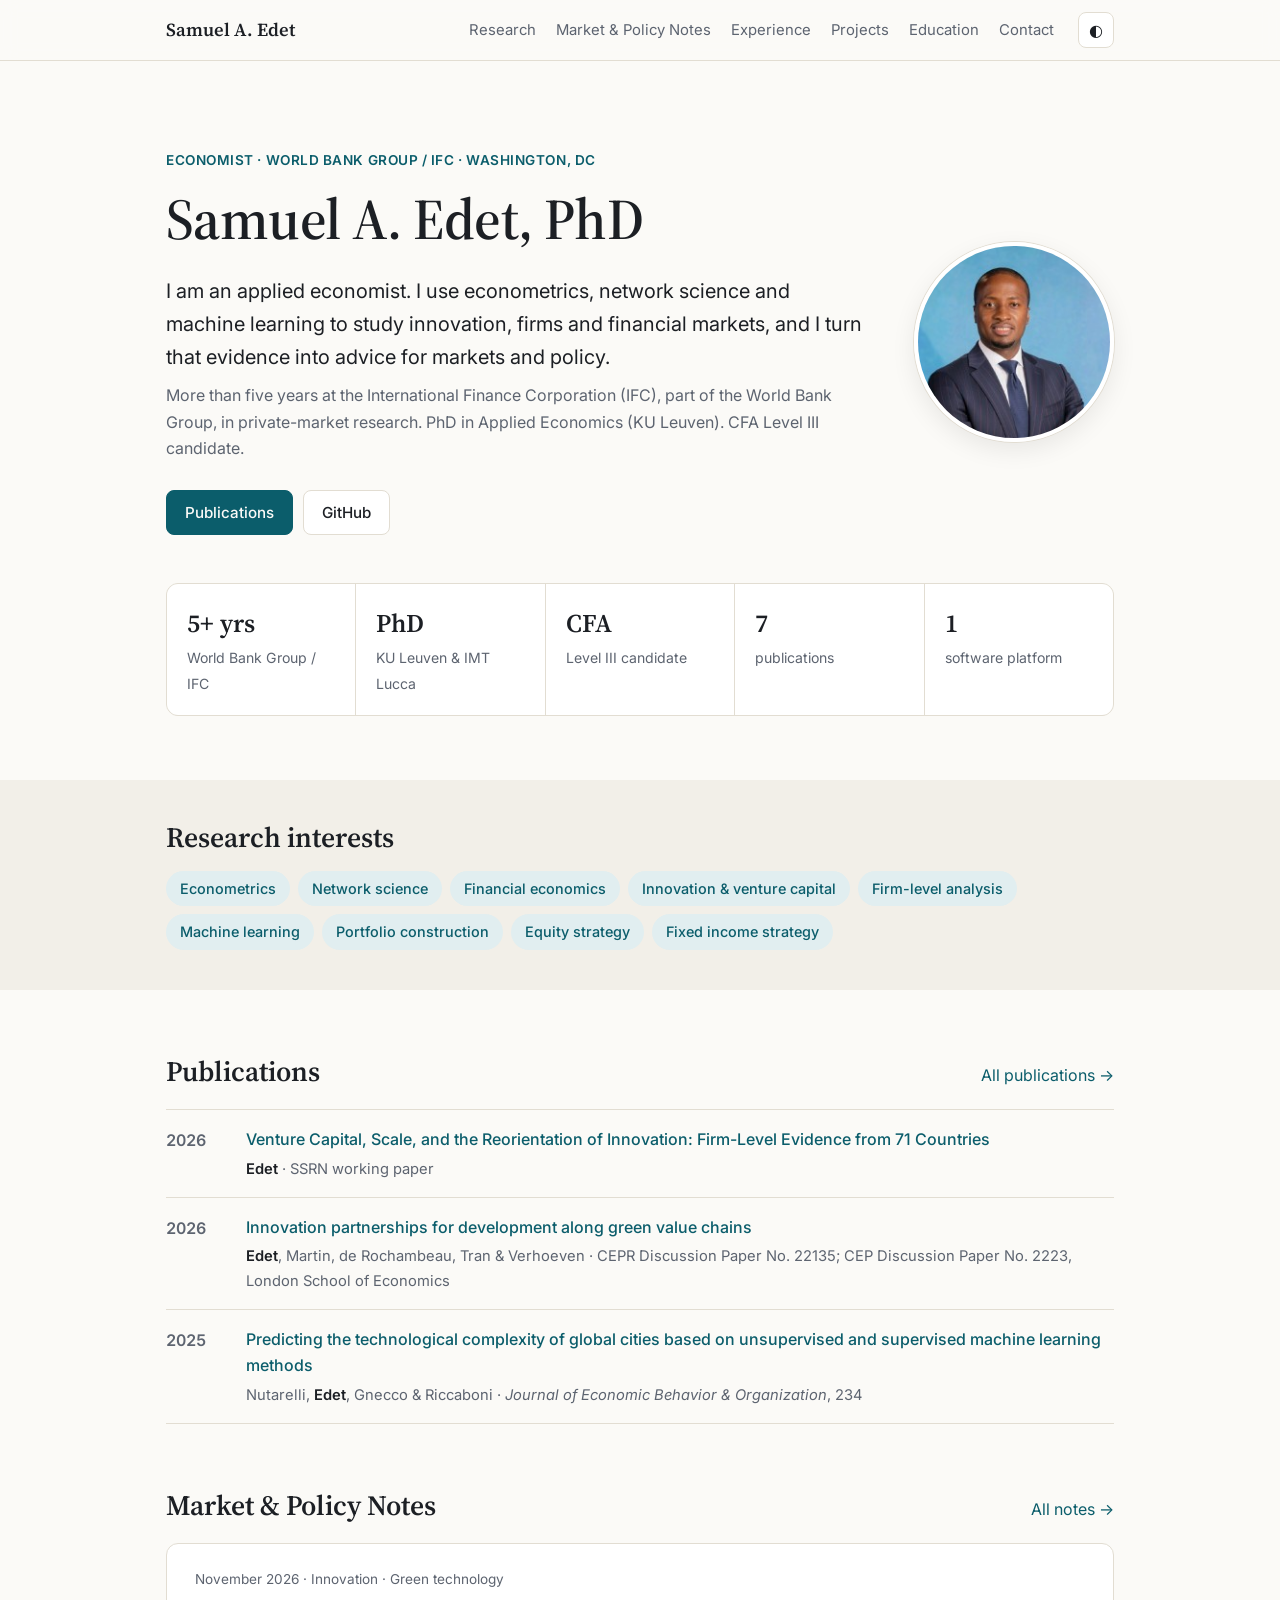
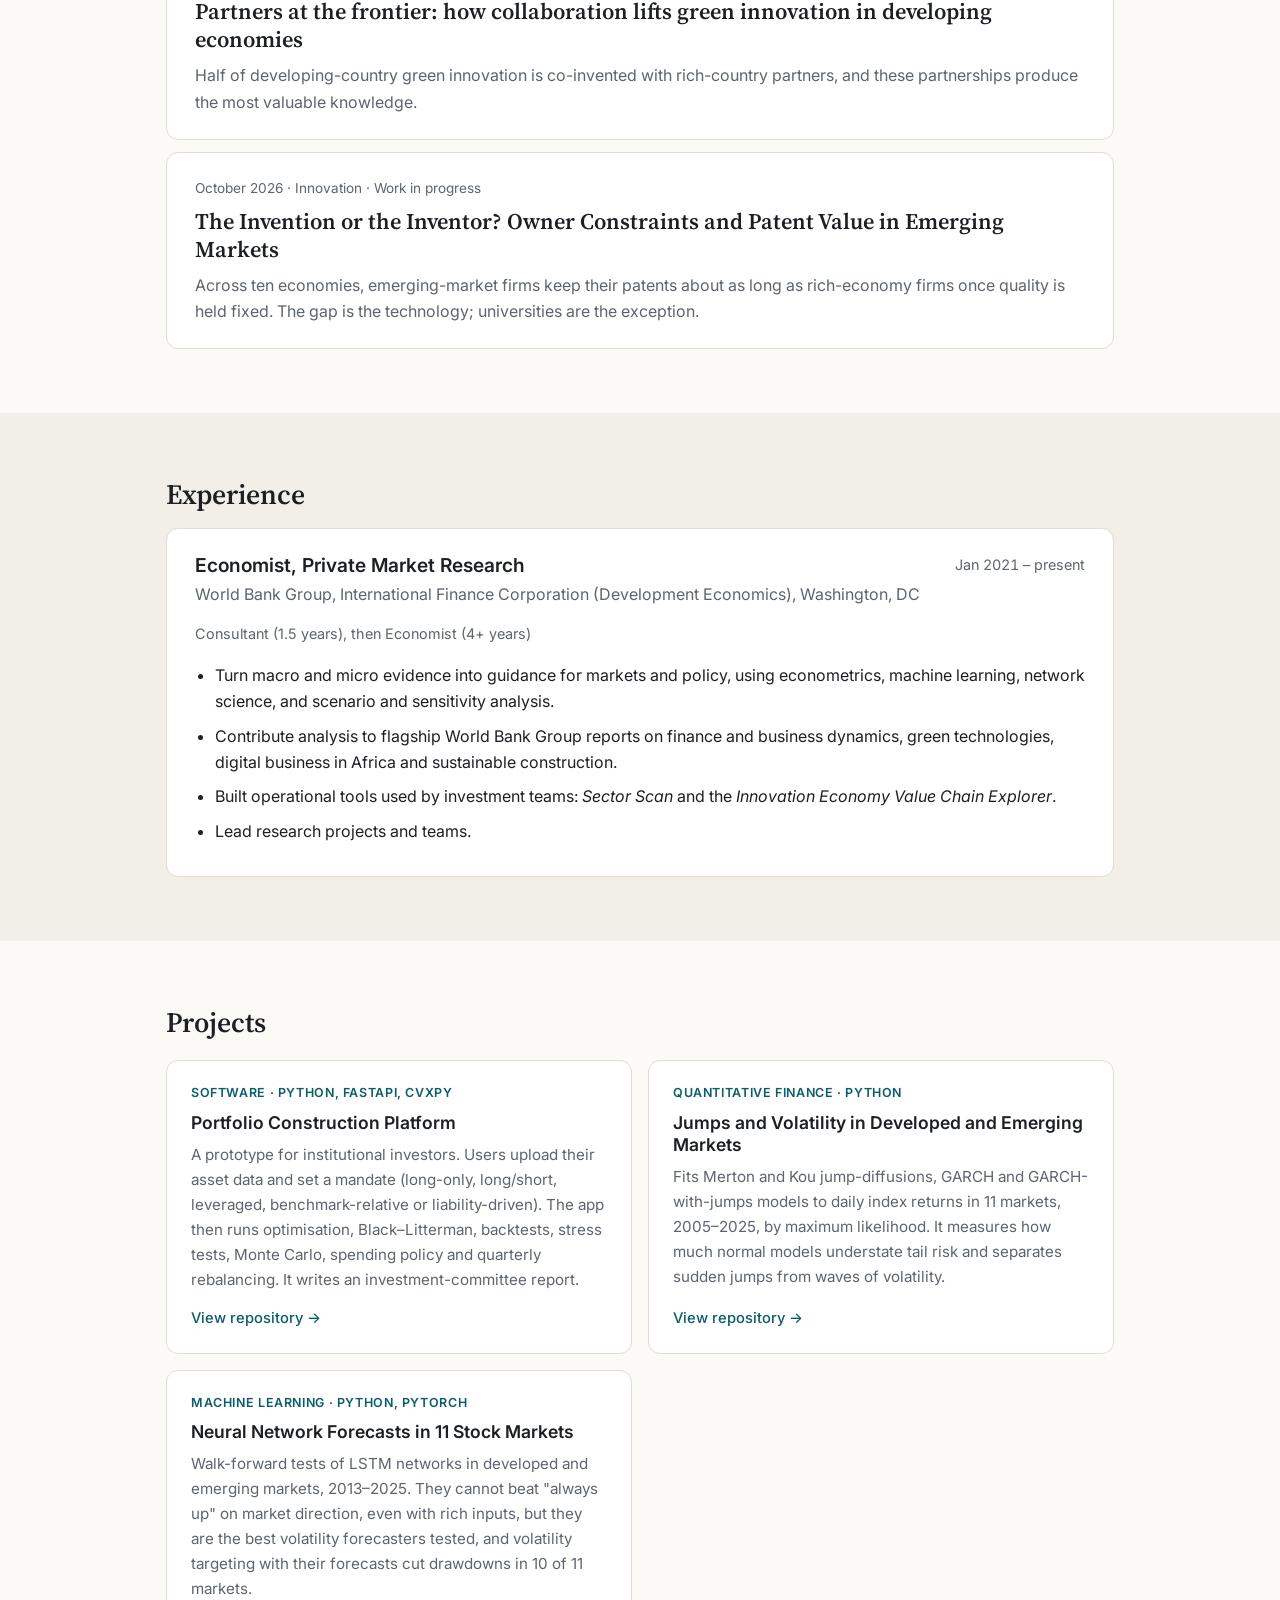
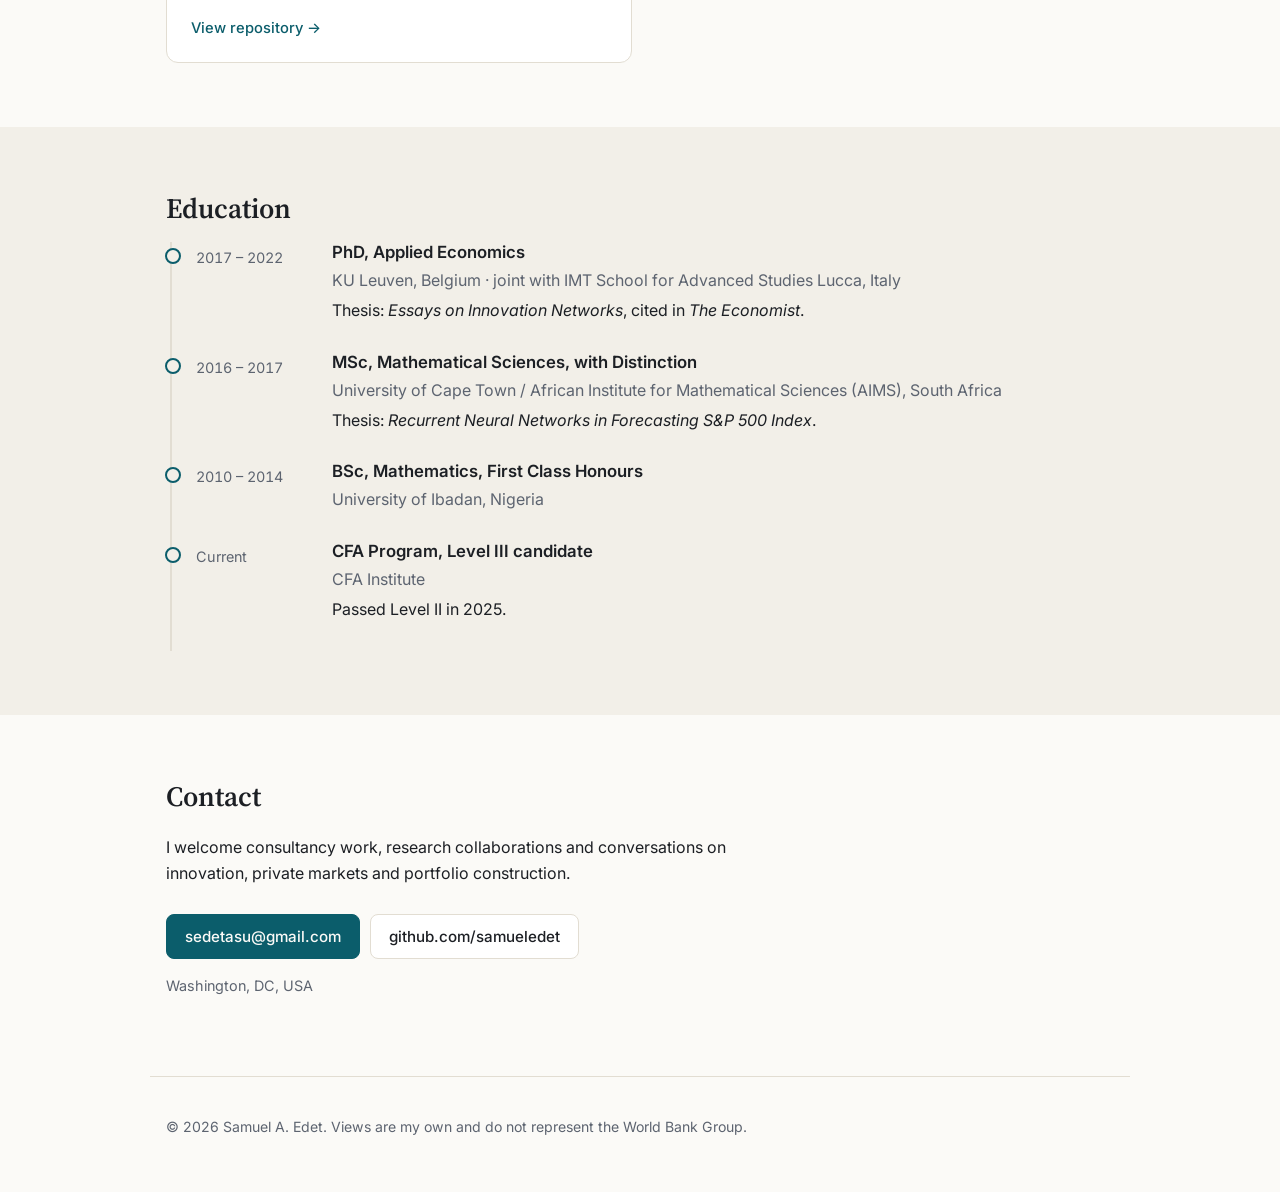
<file: index.html>
<!doctype html>
<html lang="en">
<head>
<meta charset="utf-8">
<meta name="viewport" content="width=device-width, initial-scale=1">
<title>Samuel A. Edet, PhD</title>
<meta name="description" content="Samuel A. Edet, PhD: applied economist at the World Bank Group / IFC. Econometrics, network science, financial economics, innovation and firm-level analysis.">
<meta property="og:title" content="Samuel A. Edet, PhD">
<meta property="og:description" content="Applied economist: econometrics, network science, financial economics, innovation.">
<link rel="preconnect" href="https://fonts.googleapis.com">
<link rel="preconnect" href="https://fonts.gstatic.com" crossorigin>
<link href="https://fonts.googleapis.com/css2?family=Inter:wght@400;500;600;700&family=Source+Serif+4:opsz,wght@8..60,500;8..60,600&display=swap" rel="stylesheet">
<link rel="stylesheet" href="styles.css">
<script>
  try { var t = localStorage.getItem("theme"); if (t) document.documentElement.dataset.theme = t; } catch (e) {}
</script>
</head>
<body>
<header class="topbar">
  <div class="wrap topbar-inner">
    <a class="brand" href="#top">Samuel A. Edet</a>
    <nav class="nav" aria-label="Sections">
      <a href="#research">Research</a>
      <a href="notes/">Market &amp; Policy Notes</a>
      <a href="#experience">Experience</a>
      <a href="#projects">Projects</a>
      <a href="#education">Education</a>
      <a href="#contact">Contact</a>
    </nav>
    <button class="theme-btn" id="theme" type="button" aria-label="Switch light or dark theme">◐</button>
  </div>
</header>

<main id="top">
  <section class="hero wrap">
    <div class="hero-top">
    <img class="portrait" src="photo.jpg" width="200" height="200" alt="Portrait of Samuel A. Edet">
    <div>
    <p class="eyebrow">Economist · World Bank Group / IFC · Washington, DC</p>
    <h1>Samuel A. Edet, PhD</h1>
    <p class="lede">I am an applied economist. I use econometrics, network science and machine learning to study
      innovation, firms and financial markets, and I turn that evidence into advice for markets and policy.</p>
    <p class="hero-sub">More than five years at the International Finance Corporation (IFC), part of the World Bank Group, in private-market research. PhD in Applied Economics (KU Leuven).
      CFA Level III candidate.</p>
    <div class="hero-links">
      <a class="btn primary" href="#research">Publications</a>
      <a class="btn" href="https://github.com/samueledet">GitHub</a>
    </div>
    </div>
    </div>
    <ul class="facts">
      <li><strong>5+ yrs</strong><span>World Bank Group / IFC</span></li>
      <li><strong>PhD</strong><span>KU Leuven &amp; IMT Lucca</span></li>
      <li><strong>CFA</strong><span>Level III candidate</span></li>
      <li><strong>7</strong><span>publications</span></li>
      <li><strong>1</strong><span>software platform</span></li>
    </ul>
  </section>

  <section class="band">
    <div class="wrap">
      <h2>Research interests</h2>
      <ul class="tags">
        <li>Econometrics</li><li>Network science</li><li>Financial economics</li><li>Innovation &amp; venture capital</li>
        <li>Firm-level analysis</li><li>Machine learning</li><li>Portfolio construction</li>
        <li>Equity strategy</li><li>Fixed income strategy</li>
      </ul>
    </div>
  </section>

  <section id="research" class="wrap section">
    <div class="teaser-head"><h2>Publications</h2><a href="publications/">All publications →</a></div>
    <ol class="pubs">
      <li>
        <span class="year">2026</span>
        <div><p class="title"><a href="https://ssrn.com/abstract=7645558">Venture Capital, Scale, and the Reorientation of Innovation: Firm-Level Evidence from 71 Countries</a></p>
        <p class="meta"><strong class="me">Edet</strong> · SSRN working paper</p></div>
      </li>
      <li>
        <span class="year">2026</span>
        <div><p class="title"><a href="https://cepr.org/publications/dp22135">Innovation partnerships for development along green value chains</a></p>
        <p class="meta"><strong class="me">Edet</strong>, Martin, de Rochambeau, Tran &amp; Verhoeven · CEPR Discussion Paper No. 22135; CEP Discussion Paper No. 2223, London School of Economics</p></div>
      </li>
      <li>
        <span class="year">2025</span>
        <div><p class="title"><a href="https://doi.org/10.1016/j.jebo.2025.107011">Predicting the technological complexity of global cities based on unsupervised and supervised machine learning methods</a></p>
        <p class="meta">Nutarelli, <strong class="me">Edet</strong>, Gnecco &amp; Riccaboni · <em>Journal of Economic Behavior &amp; Organization</em>, 234</p></div>
      </li>
    </ol>
  </section>

  <section class="wrap notes-teaser">
    <div class="teaser-head"><h2>Market &amp; Policy Notes</h2><a href="notes/">All notes →</a></div>
    <a class="note" href="notes/green-innovation-partnerships.html">
      <p class="note-meta">November 2026 · Innovation · Green technology</p>
      <h3>Partners at the frontier: how collaboration lifts green innovation in developing economies</h3>
      <p>Half of developing-country green innovation is co-invented with rich-country partners, and these partnerships produce the most valuable knowledge.</p>
      </a>
    <a class="note" href="notes/invention-or-inventor.html">
      <p class="note-meta">October 2026 · Innovation · Work in progress</p>
      <h3>The Invention or the Inventor? Owner Constraints and Patent Value in Emerging Markets</h3>
      <p>Across ten economies, emerging-market firms keep their patents about as long as rich-economy firms once quality is held fixed. The gap is the technology; universities are the exception.</p>
      </a>
  </section>

  <section id="experience" class="band">
    <div class="wrap section">
      <h2>Experience</h2>
      <article class="role">
        <div class="role-head">
          <div>
            <h3>Economist, Private Market Research</h3>
            <p class="org">World Bank Group, International Finance Corporation (Development Economics), Washington, DC</p>
          </div>
          <p class="when">Jan 2021 – present</p>
        </div>
        <p class="muted small">Consultant (1.5 years), then Economist (4+ years)</p>
        <ul>
          <li>Turn macro and micro evidence into guidance for markets and policy, using econometrics, machine learning,
            network science, and scenario and sensitivity analysis.</li>
          <li>Contribute analysis to flagship World Bank Group reports on finance and business dynamics, green technologies, digital business in
            Africa and sustainable construction.</li>
          <li>Built operational tools used by investment teams: <em>Sector Scan</em> and the
            <em>Innovation Economy Value Chain Explorer</em>.</li>
          <li>Lead research projects and teams.</li>
        </ul>
      </article>
    </div>
  </section>

  <section id="projects" class="wrap section">
    <h2>Projects</h2>
    <div class="cards">
      <a class="card" href="https://github.com/samueledet/portfolio-platform">
        <p class="kicker">Software · Python, FastAPI, CVXPY</p>
        <h3>Portfolio Construction Platform</h3>
        <p>A prototype for institutional investors. Users upload their asset data and set a mandate (long-only, long/short,
          leveraged, benchmark-relative or liability-driven). The app then runs optimisation, Black–Litterman, backtests,
          stress tests, Monte Carlo, spending policy and quarterly rebalancing. It writes an investment-committee report.</p>
        <span class="go">View repository →</span>
      </a>
      <a class="card" href="https://github.com/samueledet/market-jumps-volatility">
        <p class="kicker">Quantitative finance · Python</p>
        <h3>Jumps and Volatility in Developed and Emerging Markets</h3>
        <p>Fits Merton and Kou jump-diffusions, GARCH and GARCH-with-jumps models to daily index returns in 11 markets,
          2005–2025, by maximum likelihood. It measures how much normal models understate tail risk and separates
          sudden jumps from waves of volatility.</p>
        <span class="go">View repository →</span>
      </a>
      <a class="card" href="https://github.com/samueledet/nn-market-forecasts">
        <p class="kicker">Machine learning · Python, PyTorch</p>
        <h3>Neural Network Forecasts in 11 Stock Markets</h3>
        <p>Walk-forward tests of LSTM networks in developed and emerging markets, 2013–2025. They cannot beat "always up"
          on market direction, even with rich inputs, but they are the best volatility forecasters tested, and volatility targeting with their
          forecasts cut drawdowns in 10 of 11 markets.</p>
        <span class="go">View repository →</span>
      </a>
    </div>
  </section>

  <section id="education" class="band">
    <div class="wrap section">
      <h2>Education</h2>
      <div class="timeline">
        <div class="edu">
          <p class="when">2017 – 2022</p>
          <div>
            <h3>PhD, Applied Economics</h3>
            <p class="org">KU Leuven, Belgium · joint with IMT School for Advanced Studies Lucca, Italy</p>
            <p>Thesis: <em>Essays on Innovation Networks</em>, cited in <em>The Economist</em>.</p>
          </div>
        </div>
        <div class="edu">
          <p class="when">2016 – 2017</p>
          <div>
            <h3>MSc, Mathematical Sciences, with Distinction</h3>
            <p class="org">University of Cape Town / African Institute for Mathematical Sciences (AIMS), South Africa</p>
            <p>Thesis: <em>Recurrent Neural Networks in Forecasting S&amp;P 500 Index</em>.</p>
          </div>
        </div>
        <div class="edu">
          <p class="when">2010 – 2014</p>
          <div>
            <h3>BSc, Mathematics, First Class Honours</h3>
            <p class="org">University of Ibadan, Nigeria</p>
          </div>
        </div>
        <div class="edu">
          <p class="when">Current</p>
          <div>
            <h3>CFA Program, Level III candidate</h3>
            <p class="org">CFA Institute</p>
            <p>Passed Level II in 2025.</p>
          </div>
        </div>
      </div>
    </div>
  </section>

  <section id="contact" class="wrap section contact">
    <h2>Contact</h2>
    <p>I welcome consultancy work, research collaborations and conversations on innovation, private markets and portfolio construction.</p>
    <div class="hero-links">
      <a class="btn primary" href="mailto:sedetasu@gmail.com">sedetasu@gmail.com</a>
      <a class="btn" href="https://github.com/samueledet">github.com/samueledet</a>
    </div>
    <p class="muted small">Washington, DC, USA</p>
  </section>
</main>

<footer class="wrap footer">
  <p>© <span id="year">2026</span> Samuel A. Edet. Views are my own and do not represent the World Bank Group.</p>
</footer>
<script src="site.js"></script>
</body>
</html>
</file>
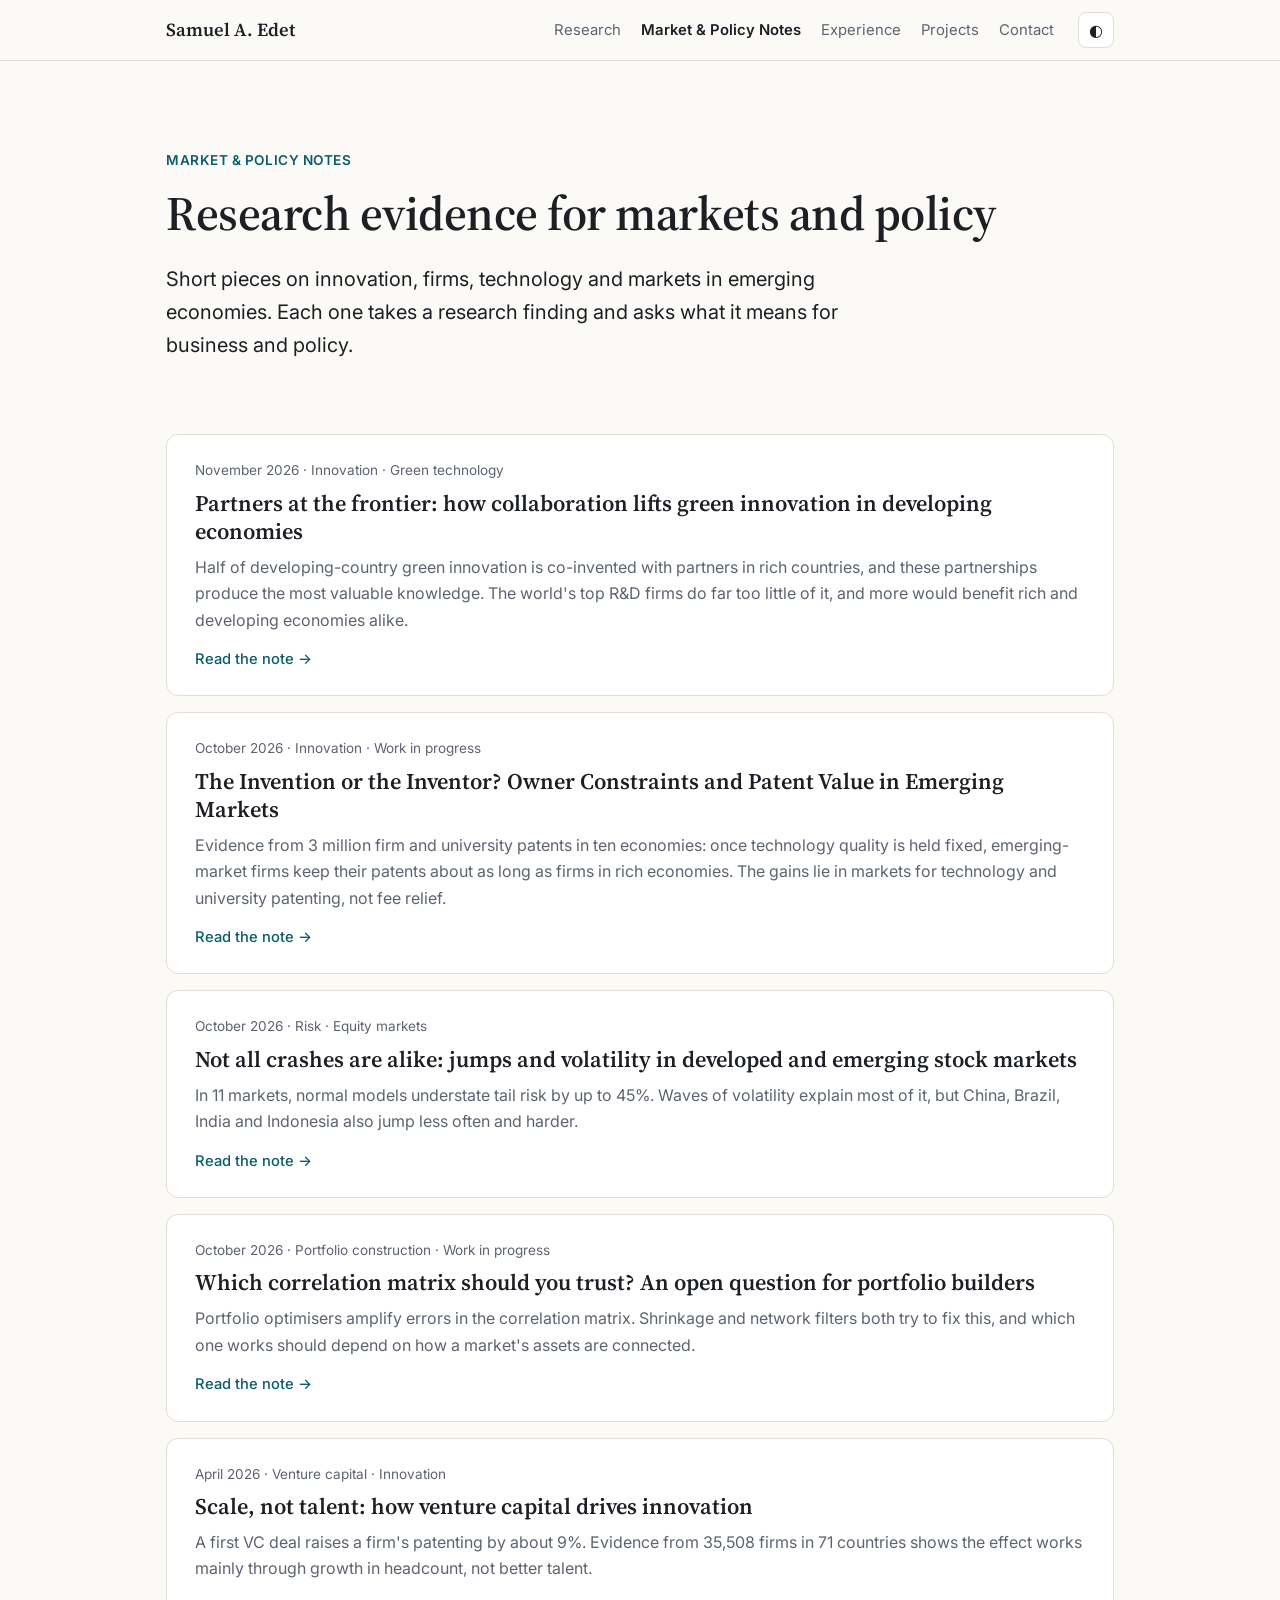
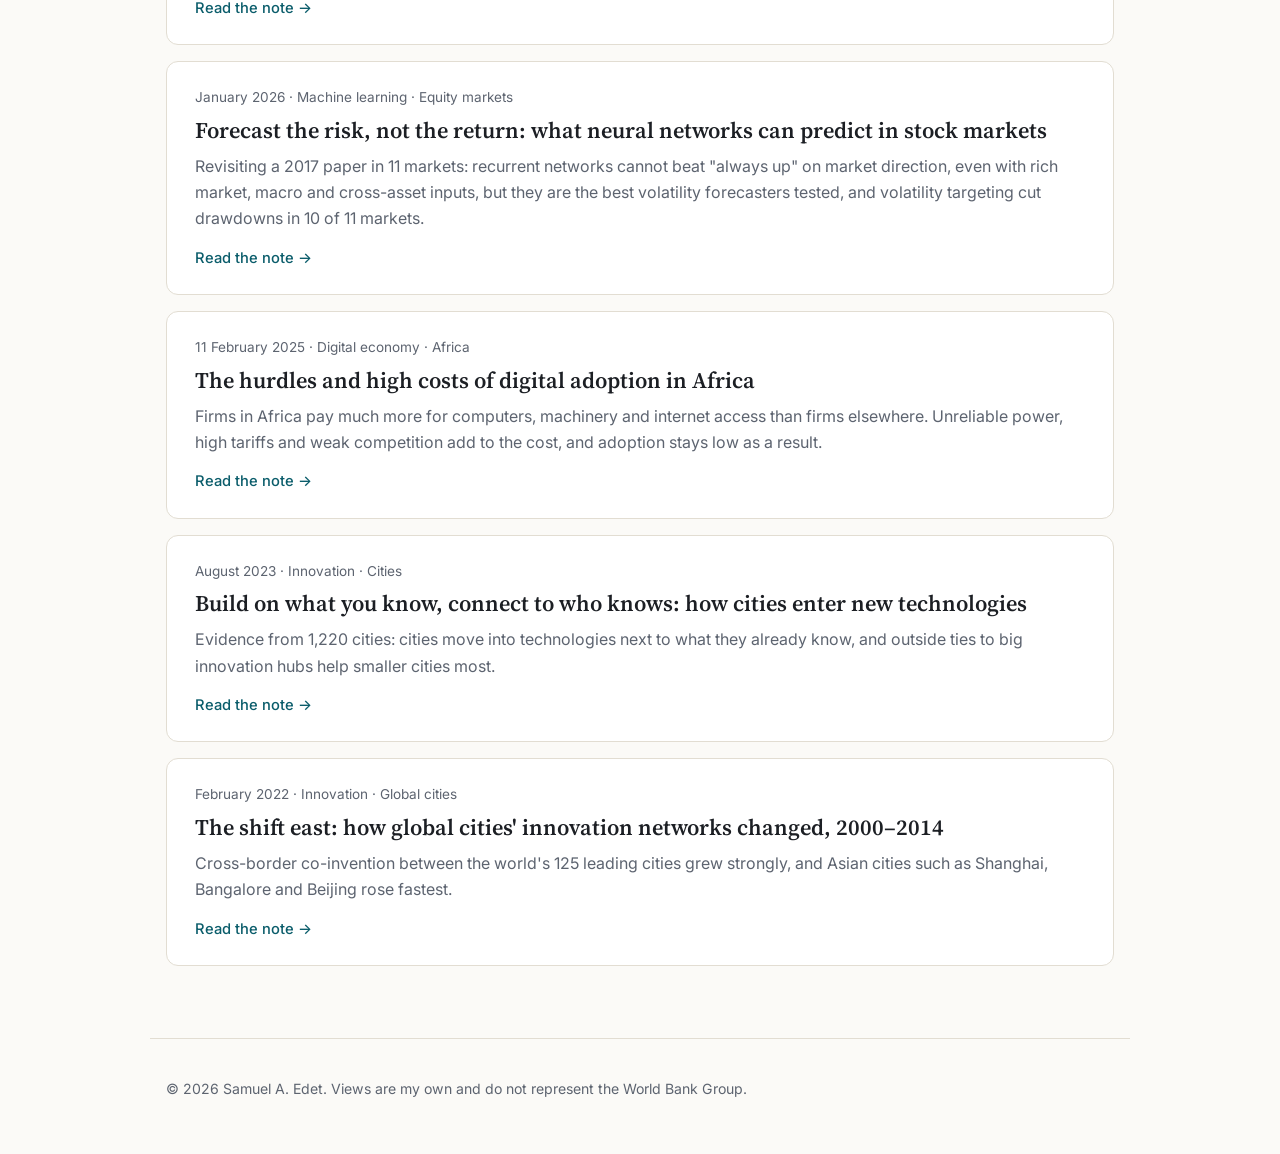
<file: notes/index.html>
<!doctype html>
<html lang="en">
<head>
<meta charset="utf-8">
<meta name="viewport" content="width=device-width, initial-scale=1">
<title>Market &amp; Policy Notes · Samuel A. Edet</title>
<meta name="description" content="Market &amp; Policy Notes: short pieces by Samuel A. Edet on innovation, firms, technology and markets in emerging economies.">
<link rel="preconnect" href="https://fonts.googleapis.com">
<link rel="preconnect" href="https://fonts.gstatic.com" crossorigin>
<link href="https://fonts.googleapis.com/css2?family=Inter:wght@400;500;600;700&family=Source+Serif+4:opsz,wght@8..60,500;8..60,600&display=swap" rel="stylesheet">
<link rel="stylesheet" href="../styles.css">
<script>
  try { var t = localStorage.getItem("theme"); if (t) document.documentElement.dataset.theme = t; } catch (e) {}
</script>
</head>
<body>
<header class="topbar">
  <div class="wrap topbar-inner">
    <a class="brand" href="../">Samuel A. Edet</a>
    <nav class="nav" aria-label="Sections">
      <a href="../#research">Research</a>
      <a href="./" aria-current="page">Market &amp; Policy Notes</a>
      <a href="../#experience">Experience</a>
      <a href="../#projects">Projects</a>
      <a href="../#contact">Contact</a>
    </nav>
    <button class="theme-btn" id="theme" type="button" aria-label="Switch light or dark theme">◐</button>
  </div>
</header>

<main>
  <section class="wrap hero notes-hero">
    <p class="eyebrow">Market &amp; Policy Notes</p>
    <h1>Research evidence for markets and policy</h1>
    <p class="lede">Short pieces on innovation, firms, technology and markets in emerging economies. Each one takes a
      research finding and asks what it means for business and policy.</p>
  </section>

  <section class="wrap notes-list">
    <a class="note" href="green-innovation-partnerships.html">
      <p class="note-meta">November 2026 · Innovation · Green technology</p>
      <h2>Partners at the frontier: how collaboration lifts green innovation in developing economies</h2>
      <p>Half of developing-country green innovation is co-invented with partners in rich countries, and these partnerships produce the most valuable knowledge. The world's top R&amp;D firms do far too little of it, and more would benefit rich and developing economies alike.</p>
      <span class="go">Read the note →</span>
    </a>
    <a class="note" href="invention-or-inventor.html">
      <p class="note-meta">October 2026 · Innovation · Work in progress</p>
      <h2>The Invention or the Inventor? Owner Constraints and Patent Value in Emerging Markets</h2>
      <p>Evidence from 3 million firm and university patents in ten economies: once technology quality is held fixed, emerging-market firms keep their patents about as long as firms in rich economies. The gains lie in markets for technology and university patenting, not fee relief.</p>
      <span class="go">Read the note →</span>
    </a>
    <a class="note" href="market-jumps.html">
      <p class="note-meta">October 2026 · Risk · Equity markets</p>
      <h2>Not all crashes are alike: jumps and volatility in developed and emerging stock markets</h2>
      <p>In 11 markets, normal models understate tail risk by up to 45%. Waves of volatility explain most of it, but China, Brazil, India and Indonesia also jump less often and harder.</p>
      <span class="go">Read the note →</span>
    </a>
    <a class="note" href="correlation-question.html">
      <p class="note-meta">October 2026 · Portfolio construction · Work in progress</p>
      <h2>Which correlation matrix should you trust? An open question for portfolio builders</h2>
      <p>Portfolio optimisers amplify errors in the correlation matrix. Shrinkage and network filters both try to fix this, and which one works should depend on how a market's assets are connected.</p>
      <span class="go">Read the note →</span>
    </a>
    <a class="note" href="venture-capital-innovation.html">
      <p class="note-meta">April 2026 · Venture capital · Innovation</p>
      <h2>Scale, not talent: how venture capital drives innovation</h2>
      <p>A first VC deal raises a firm's patenting by about 9%. Evidence from 35,508 firms in 71 countries shows the effect works mainly through growth in headcount, not better talent.</p>
      <span class="go">Read the note →</span>
    </a>
    <a class="note" href="neural-network-forecasts.html">
      <p class="note-meta">January 2026 · Machine learning · Equity markets</p>
      <h2>Forecast the risk, not the return: what neural networks can predict in stock markets</h2>
      <p>Revisiting a 2017 paper in 11 markets: recurrent networks cannot beat "always up" on market direction, even with rich market, macro and cross-asset inputs, but they are the best volatility forecasters tested, and volatility targeting cut drawdowns in 10 of 11 markets.</p>
      <span class="go">Read the note →</span>
    </a>
    <a class="note" href="digital-adoption-africa.html">
      <p class="note-meta">11 February 2025 · Digital economy · Africa</p>
      <h2>The hurdles and high costs of digital adoption in Africa</h2>
      <p>Firms in Africa pay much more for computers, machinery and internet access than firms elsewhere. Unreliable
        power, high tariffs and weak competition add to the cost, and adoption stays low as a result.</p>
      <span class="go">Read the note →</span>
    </a>
    <a class="note" href="cities-new-technologies.html">
      <p class="note-meta">August 2023 · Innovation · Cities</p>
      <h2>Build on what you know, connect to who knows: how cities enter new technologies</h2>
      <p>Evidence from 1,220 cities: cities move into technologies next to what they already know, and outside ties to big innovation hubs help smaller cities most.</p>
      <span class="go">Read the note →</span>
    </a>
    <a class="note" href="global-cities-networks.html">
      <p class="note-meta">February 2022 · Innovation · Global cities</p>
      <h2>The shift east: how global cities' innovation networks changed, 2000–2014</h2>
      <p>Cross-border co-invention between the world's 125 leading cities grew strongly, and Asian cities such as Shanghai, Bangalore and Beijing rose fastest.</p>
      <span class="go">Read the note →</span>
    </a>
  </section>
</main>

<footer class="wrap footer">
  <p>© <span id="year">2026</span> Samuel A. Edet. Views are my own and do not represent the World Bank Group.</p>
</footer>
<script src="../site.js"></script>
</body>
</html>
</file>
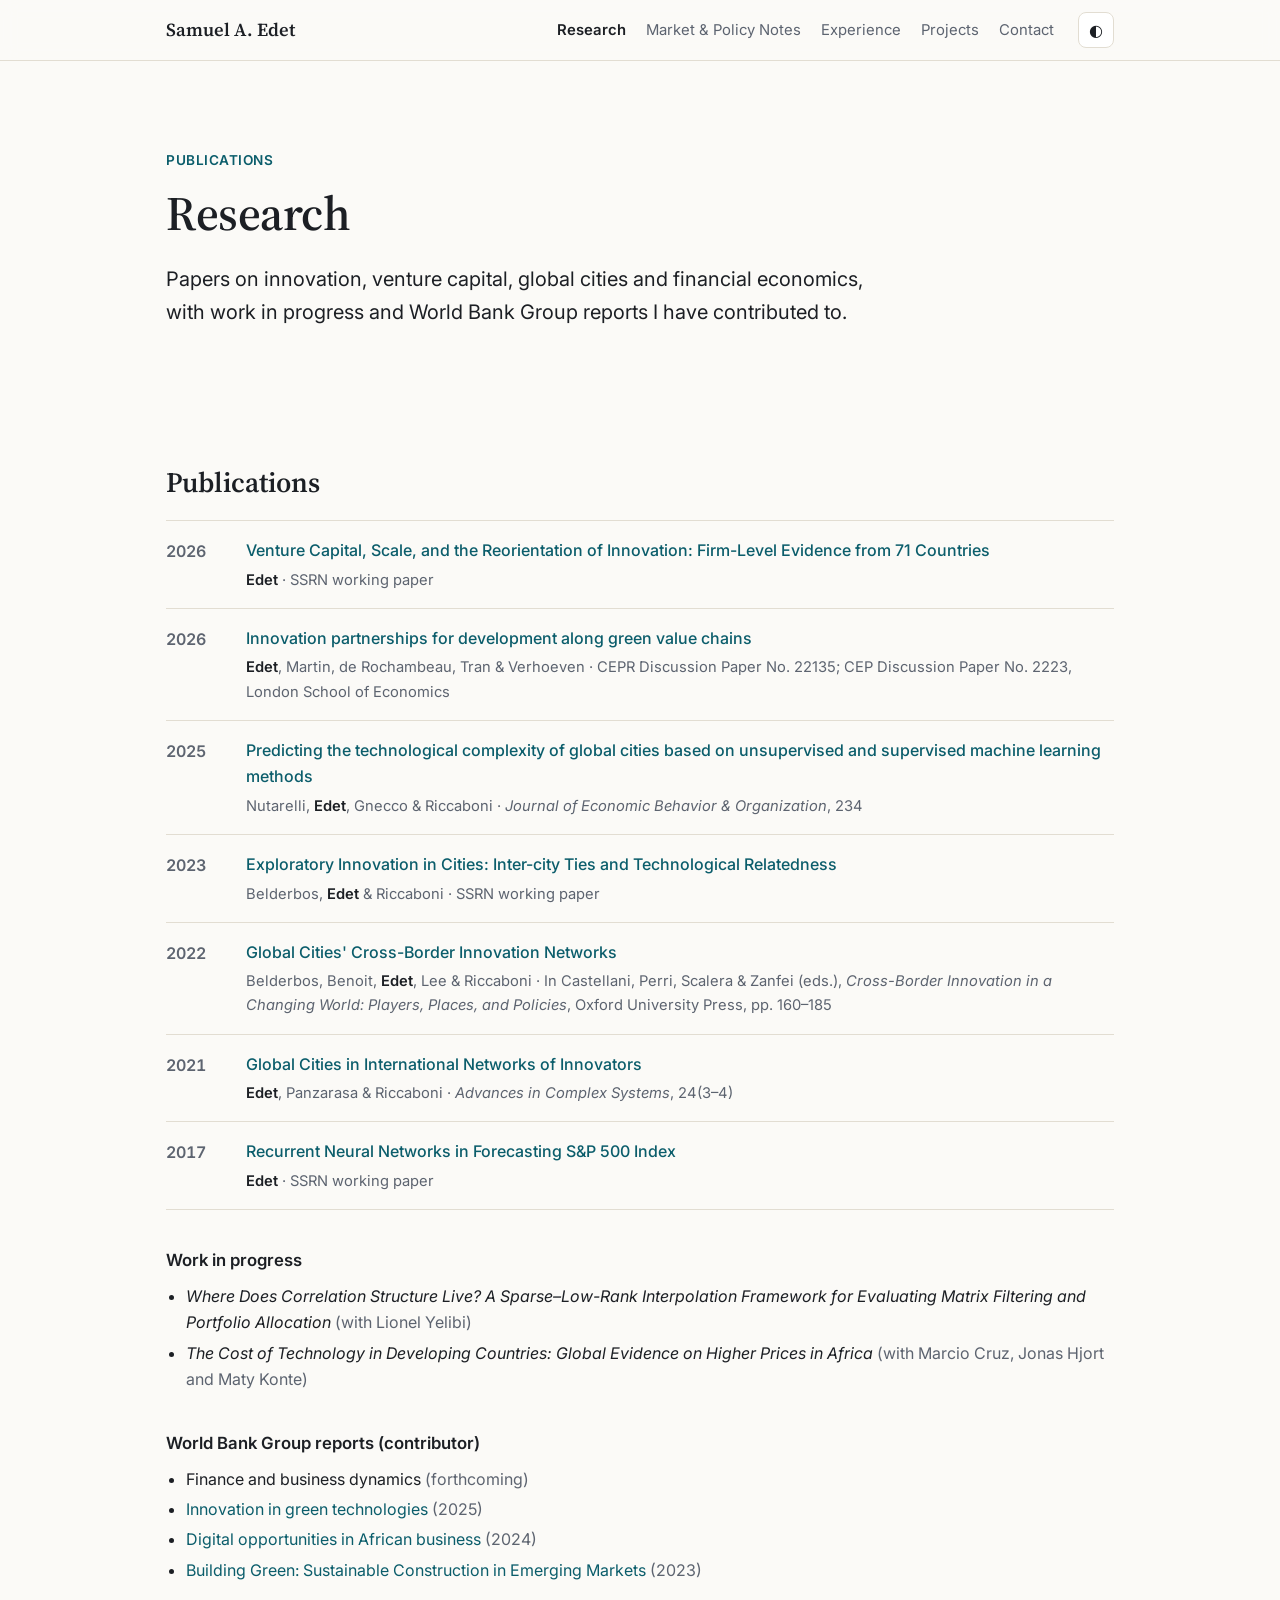
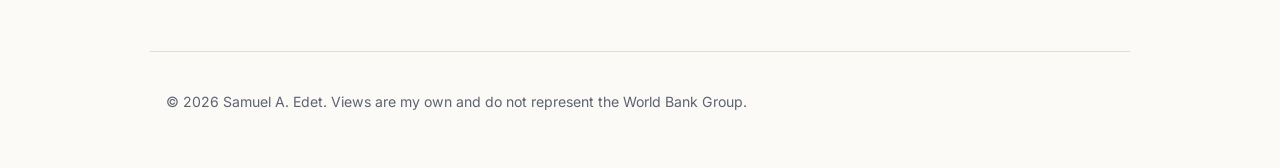
<file: publications/index.html>
<!doctype html>
<html lang="en">
<head>
<meta charset="utf-8">
<meta name="viewport" content="width=device-width, initial-scale=1">
<title>Publications · Samuel A. Edet</title>
<meta name="description" content="Publications, work in progress and World Bank Group reports by Samuel A. Edet.">
<link rel="preconnect" href="https://fonts.googleapis.com">
<link rel="preconnect" href="https://fonts.gstatic.com" crossorigin>
<link href="https://fonts.googleapis.com/css2?family=Inter:wght@400;500;600;700&family=Source+Serif+4:opsz,wght@8..60,500;8..60,600&display=swap" rel="stylesheet">
<link rel="stylesheet" href="../styles.css">
<script>
  try { var t = localStorage.getItem("theme"); if (t) document.documentElement.dataset.theme = t; } catch (e) {}
</script>
</head>
<body>
<header class="topbar">
  <div class="wrap topbar-inner">
    <a class="brand" href="../">Samuel A. Edet</a>
    <nav class="nav" aria-label="Sections">
      <a href="./" aria-current="page">Research</a>
      <a href="../notes/">Market &amp; Policy Notes</a>
      <a href="../#experience">Experience</a>
      <a href="../#projects">Projects</a>
      <a href="../#contact">Contact</a>
    </nav>
    <button class="theme-btn" id="theme" type="button" aria-label="Switch light or dark theme">◐</button>
  </div>
</header>

<main>
  <section class="wrap hero notes-hero">
    <p class="eyebrow">Publications</p>
    <h1>Research</h1>
    <p class="lede">Papers on innovation, venture capital, global cities and financial economics, with work in progress
      and World Bank Group reports I have contributed to.</p>
  </section>

  <section class="wrap section">
    <h2>Publications</h2>
    <ol class="pubs">
      <li>
        <span class="year">2026</span>
        <div><p class="title"><a href="https://ssrn.com/abstract=7645558">Venture Capital, Scale, and the Reorientation of Innovation: Firm-Level Evidence from 71 Countries</a></p>
        <p class="meta"><strong class="me">Edet</strong> · SSRN working paper</p></div>
      </li>
      <li>
        <span class="year">2026</span>
        <div><p class="title"><a href="https://cepr.org/publications/dp22135">Innovation partnerships for development along green value chains</a></p>
        <p class="meta"><strong class="me">Edet</strong>, Martin, de Rochambeau, Tran &amp; Verhoeven · CEPR Discussion Paper No. 22135; CEP Discussion Paper No. 2223, London School of Economics</p></div>
      </li>
      <li>
        <span class="year">2025</span>
        <div><p class="title"><a href="https://doi.org/10.1016/j.jebo.2025.107011">Predicting the technological complexity of global cities based on unsupervised and supervised machine learning methods</a></p>
        <p class="meta">Nutarelli, <strong class="me">Edet</strong>, Gnecco &amp; Riccaboni · <em>Journal of Economic Behavior &amp; Organization</em>, 234</p></div>
      </li>
      <li>
        <span class="year">2023</span>
        <div><p class="title"><a href="https://ssrn.com/abstract=4557519">Exploratory Innovation in Cities: Inter-city Ties and Technological Relatedness</a></p>
        <p class="meta">Belderbos, <strong class="me">Edet</strong> &amp; Riccaboni · SSRN working paper</p></div>
      </li>
      <li>
        <span class="year">2022</span>
        <div><p class="title"><a href="https://doi.org/10.1093/oso/9780198870067.003.0009">Global Cities' Cross-Border Innovation Networks</a></p>
        <p class="meta">Belderbos, Benoit, <strong class="me">Edet</strong>, Lee &amp; Riccaboni · In Castellani, Perri, Scalera &amp; Zanfei (eds.), <em>Cross-Border Innovation in a Changing World: Players, Places, and Policies</em>, Oxford University Press, pp. 160–185</p></div>
      </li>
      <li>
        <span class="year">2021</span>
        <div><p class="title"><a href="https://doi.org/10.1142/S0219525921400026">Global Cities in International Networks of Innovators</a></p>
        <p class="meta"><strong class="me">Edet</strong>, Panzarasa &amp; Riccaboni · <em>Advances in Complex Systems</em>, 24(3–4)</p></div>
      </li>
      <li>
        <span class="year">2017</span>
        <div><p class="title"><a href="https://ssrn.com/abstract=3001046">Recurrent Neural Networks in Forecasting S&amp;P 500 Index</a></p>
        <p class="meta"><strong class="me">Edet</strong> · SSRN working paper</p></div>
      </li>
    </ol>

    <h3>Work in progress</h3>
    <ul class="plain">
      <li><em>Where Does Correlation Structure Live? A Sparse–Low-Rank Interpolation Framework for Evaluating Matrix Filtering and Portfolio Allocation</em>
        <span class="muted">(with Lionel Yelibi)</span></li>
      <li><em>The Cost of Technology in Developing Countries: Global Evidence on Higher Prices in Africa</em>
        <span class="muted">(with Marcio Cruz, Jonas Hjort and Maty Konte)</span></li>
    </ul>

    <h3>World Bank Group reports (contributor)</h3>
    <ul class="plain">
      <li>Finance and business dynamics <span class="muted">(forthcoming)</span></li>
      <li><a href="https://www.ifc.org/en/insights-reports/2025/innovation-in-green-technologies">Innovation in green technologies</a> <span class="muted">(2025)</span></li>
      <li><a href="https://www.ifc.org/en/insights-reports/2024/digital-opportunities-in-african-businesses">Digital opportunities in African business</a> <span class="muted">(2024)</span></li>
      <li><a href="https://www.ifc.org/en/insights-reports/2023/building-green-in-emerging-markets">Building Green: Sustainable Construction in Emerging Markets</a> <span class="muted">(2023)</span></li>
    </ul>
  </section>
</main>

<footer class="wrap footer">
  <p>© <span id="year">2026</span> Samuel A. Edet. Views are my own and do not represent the World Bank Group.</p>
</footer>
<script src="../site.js"></script>
</body>
</html>
</file>
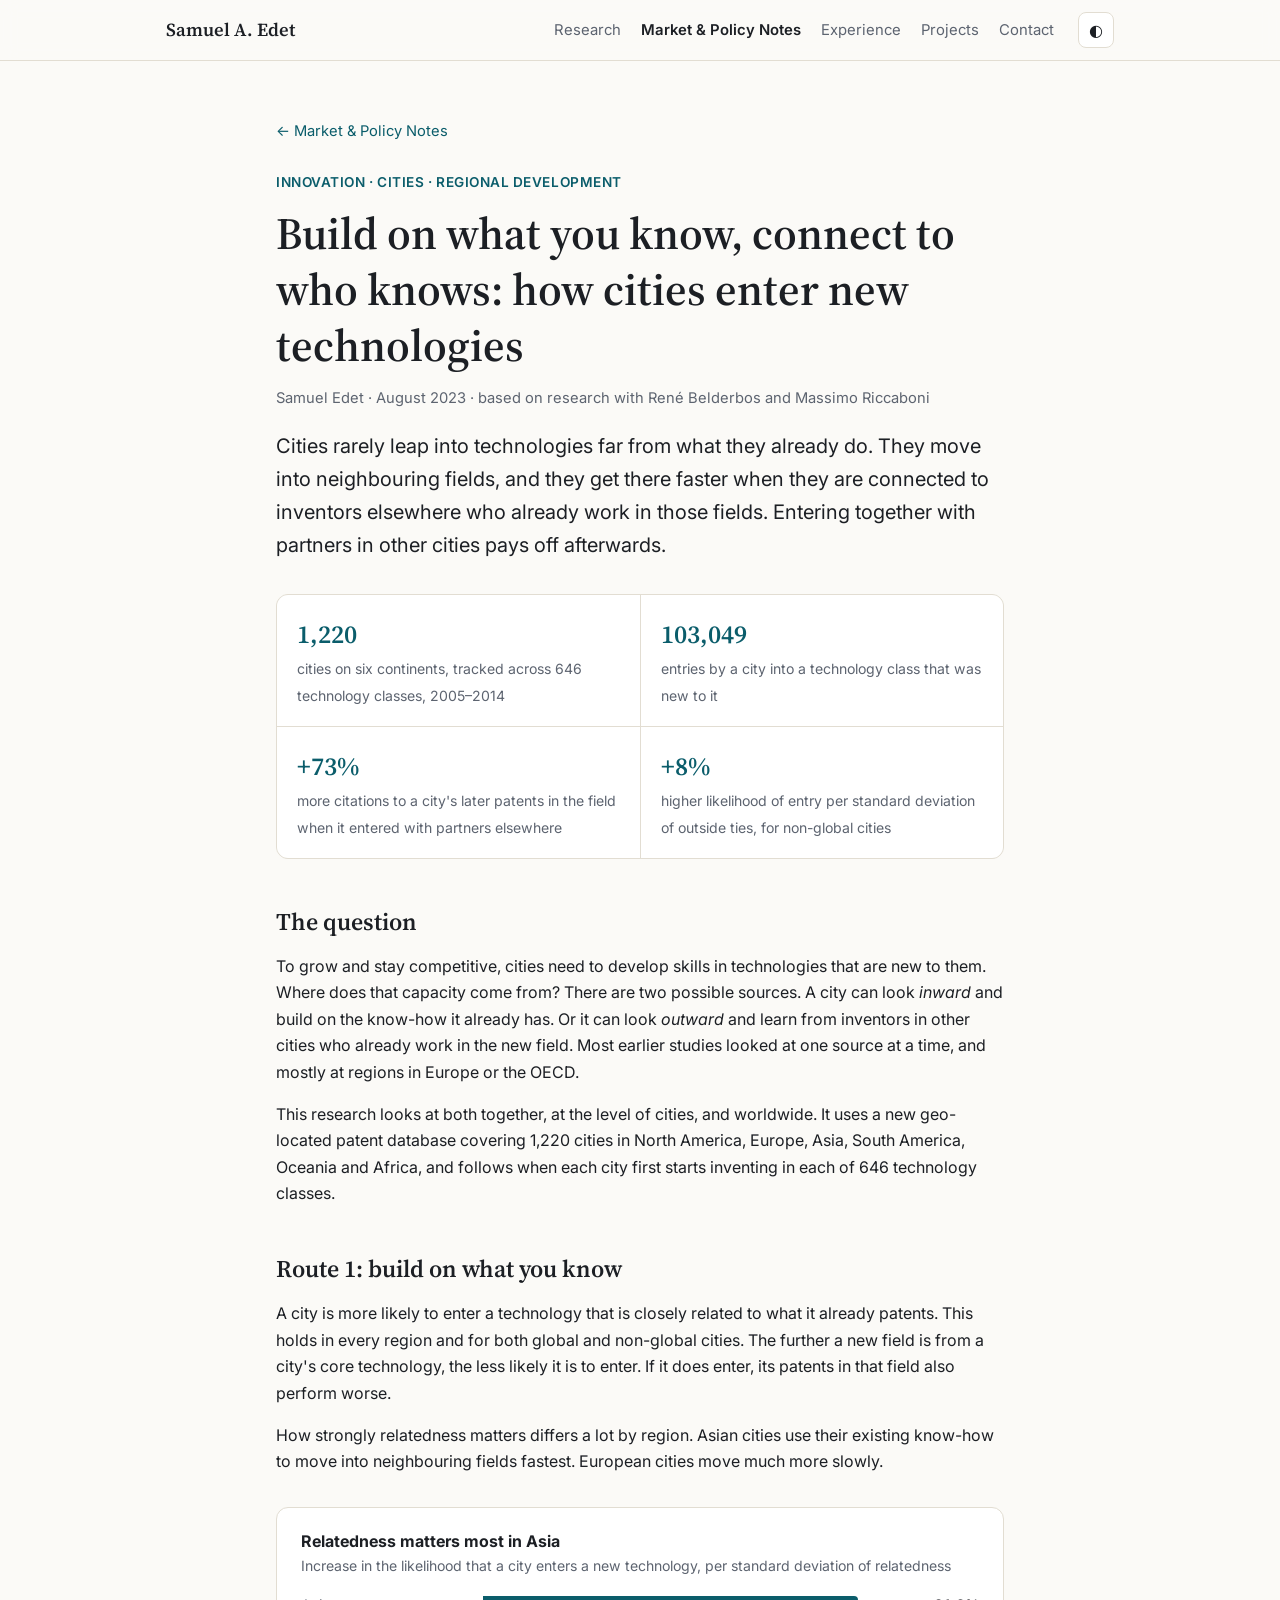
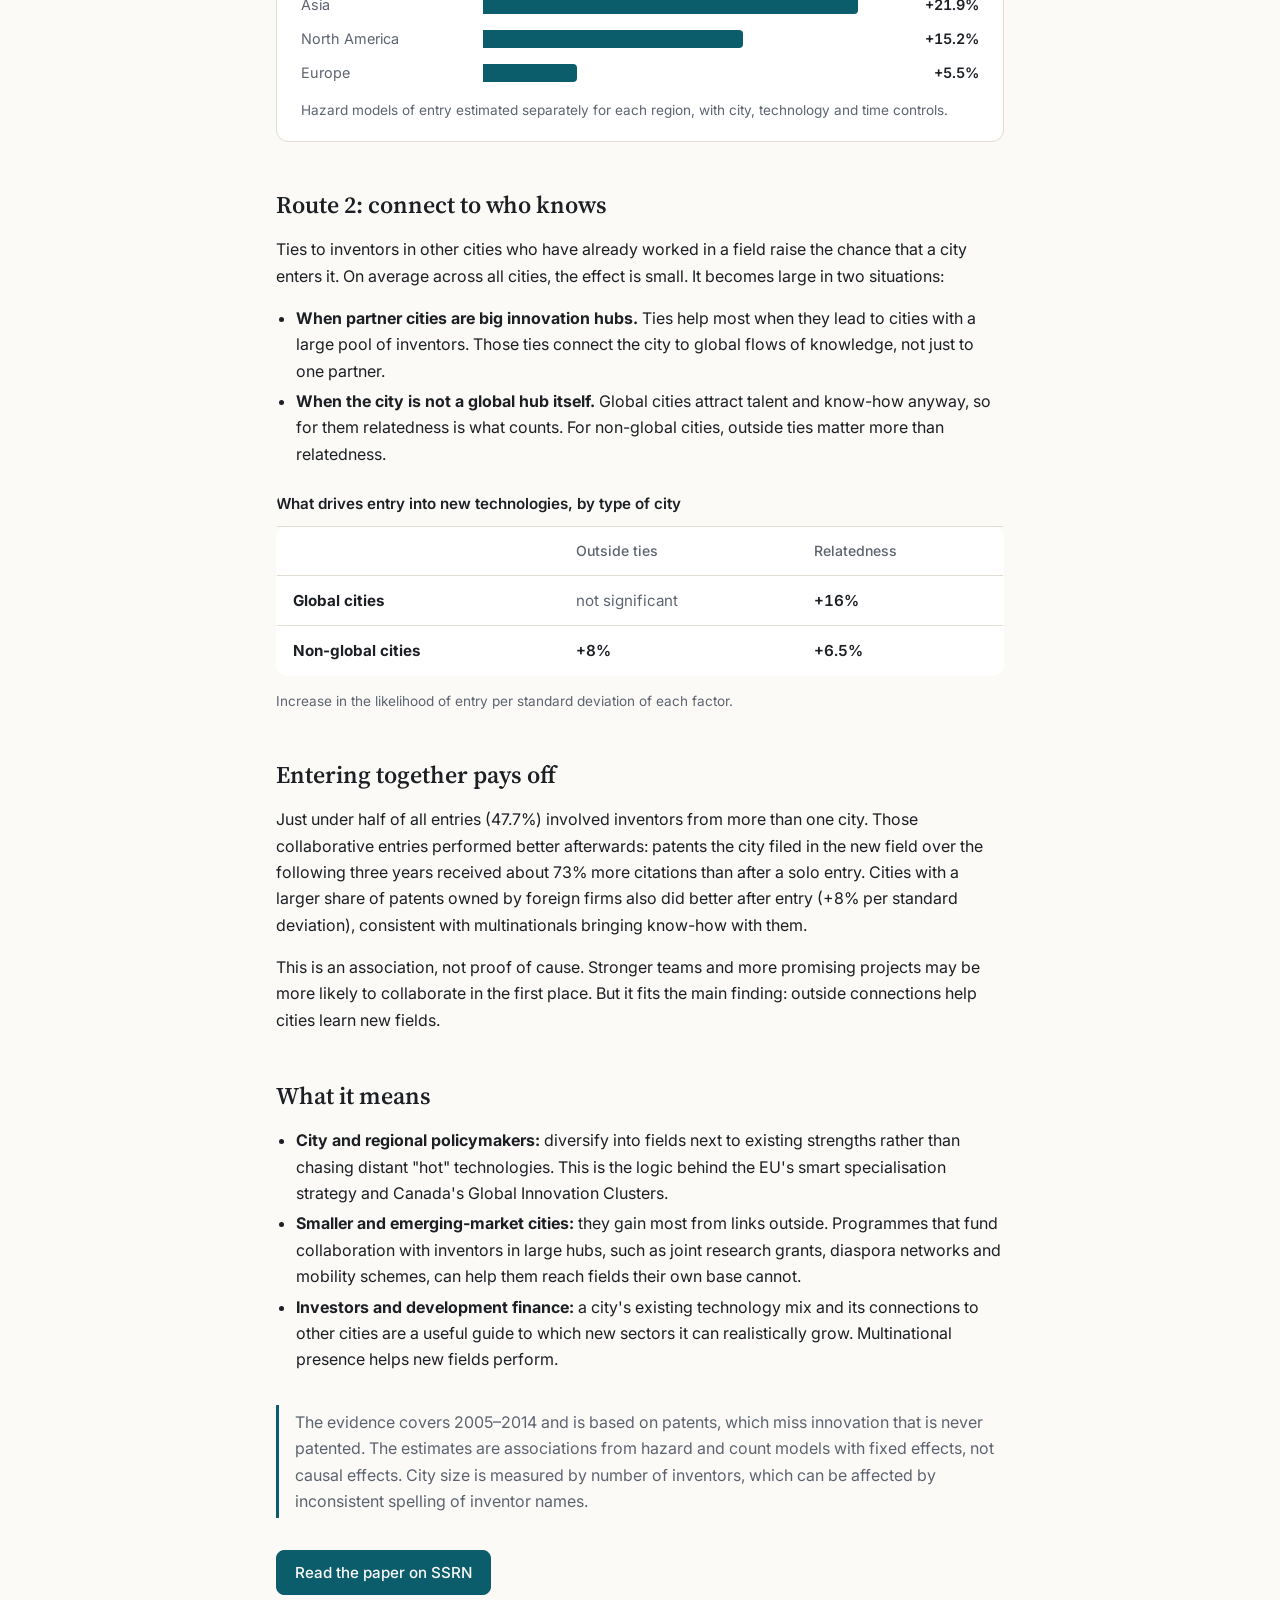
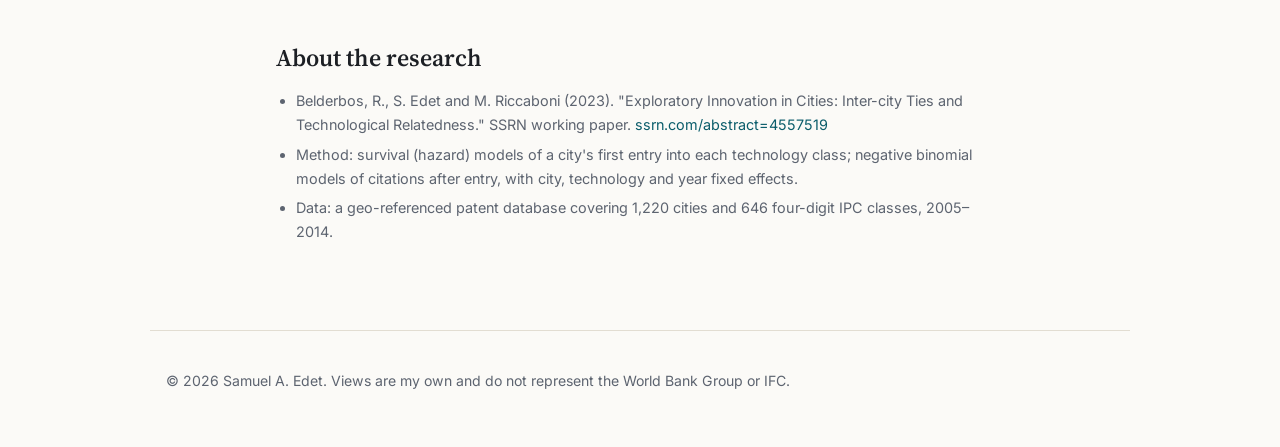
<file: notes/cities-new-technologies.html>
<!doctype html>
<html lang="en">
<head>
<meta charset="utf-8">
<meta name="viewport" content="width=device-width, initial-scale=1">
<title>How Cities Enter New Technologies · Market &amp; Policy Notes</title>
<meta name="description" content="Cities break into new technologies by building on what they already know and by connecting to inventors elsewhere. Evidence from 1,220 cities on six continents.">
<meta property="og:title" content="Build on what you know, connect to who knows: how cities enter new technologies">
<link rel="preconnect" href="https://fonts.googleapis.com">
<link rel="preconnect" href="https://fonts.gstatic.com" crossorigin>
<link href="https://fonts.googleapis.com/css2?family=Inter:wght@400;500;600;700&family=Source+Serif+4:opsz,wght@8..60,500;8..60,600&display=swap" rel="stylesheet">
<link rel="stylesheet" href="../styles.css">
<script>
  try { var t = localStorage.getItem("theme"); if (t) document.documentElement.dataset.theme = t; } catch (e) {}
</script>
</head>
<body>
<header class="topbar">
  <div class="wrap topbar-inner">
    <a class="brand" href="../">Samuel A. Edet</a>
    <nav class="nav" aria-label="Sections">
      <a href="../#research">Research</a>
      <a href="./" aria-current="page">Market &amp; Policy Notes</a>
      <a href="../#experience">Experience</a>
      <a href="../#projects">Projects</a>
      <a href="../#contact">Contact</a>
    </nav>
    <button class="theme-btn" id="theme" type="button" aria-label="Switch light or dark theme">◐</button>
  </div>
</header>

<main>
  <article class="wrap article">
    <a class="back" href="./">← Market &amp; Policy Notes</a>
    <p class="eyebrow">Innovation · Cities · Regional development</p>
    <h1>Build on what you know, connect to who knows: how cities enter new technologies</h1>
    <p class="byline">Samuel Edet · August 2023 · based on research with René Belderbos and Massimo Riccaboni</p>

    <p class="lede">Cities rarely leap into technologies far from what they already do. They move into neighbouring
      fields, and they get there faster when they are connected to inventors elsewhere who already work in those fields.
      Entering together with partners in other cities pays off afterwards.</p>

    <ul class="facts">
      <li><strong>1,220</strong><span>cities on six continents, tracked across 646 technology classes, 2005–2014</span></li>
      <li><strong>103,049</strong><span>entries by a city into a technology class that was new to it</span></li>
      <li><strong>+73%</strong><span>more citations to a city's later patents in the field when it entered with partners elsewhere</span></li>
      <li><strong>+8%</strong><span>higher likelihood of entry per standard deviation of outside ties, for non-global cities</span></li>
    </ul>

    <h2>The question</h2>
    <p>To grow and stay competitive, cities need to develop skills in technologies that are new to them. Where does
      that capacity come from? There are two possible sources. A city can look <em>inward</em> and build on the know-how
      it already has. Or it can look <em>outward</em> and learn from inventors in other cities who already work in the new
      field. Most earlier studies looked at one source at a time, and mostly at regions in Europe or the OECD.</p>
    <p>This research looks at both together, at the level of cities, and worldwide. It uses a new geo-located patent
      database covering 1,220 cities in North America, Europe, Asia, South America, Oceania and Africa, and follows when
      each city first starts inventing in each of 646 technology classes.</p>

    <h2>Route 1: build on what you know</h2>
    <p>A city is more likely to enter a technology that is closely related to what it already patents. This holds in
      every region and for both global and non-global cities. The further a new field is from a city's core technology, the less likely it
      is to enter. If it does enter, its patents in that field also perform worse.</p>
    <p>How strongly relatedness matters differs a lot by region. Asian cities use their existing know-how to move into
      neighbouring fields fastest. European cities move much more slowly.</p>

    <figure class="chart" aria-labelledby="c1-title">
      <figcaption id="c1-title"><strong>Relatedness matters most in Asia</strong>
        <span>Increase in the likelihood that a city enters a new technology, per standard deviation of relatedness</span></figcaption>
      <div class="bars" data-max="25">
        <div class="bar-row"><span class="bar-label">Asia</span><span class="bar-track"><span class="bar" style="--v:21.9"></span></span><span class="bar-val">+21.9%</span></div>
        <div class="bar-row"><span class="bar-label">North America</span><span class="bar-track"><span class="bar" style="--v:15.2"></span></span><span class="bar-val">+15.2%</span></div>
        <div class="bar-row"><span class="bar-label">Europe</span><span class="bar-track"><span class="bar" style="--v:5.5"></span></span><span class="bar-val">+5.5%</span></div>
      </div>
      <p class="chart-note">Hazard models of entry estimated separately for each region, with city, technology and time controls.</p>
    </figure>

    <h2>Route 2: connect to who knows</h2>
    <p>Ties to inventors in other cities who have already worked in a field raise the chance that a city enters it. On
      average across all cities, the effect is small. It becomes large in two situations:</p>
    <ul class="plain">
      <li><strong>When partner cities are big innovation hubs.</strong> Ties help most when they lead to cities with a
        large pool of inventors. Those ties connect the city to global flows of knowledge, not just to one partner.</li>
      <li><strong>When the city is not a global hub itself.</strong> Global cities attract talent and know-how anyway,
        so for them relatedness is what counts. For non-global cities, outside ties matter more than relatedness.</li>
    </ul>

    <table class="cmp">
      <caption>What drives entry into new technologies, by type of city</caption>
      <thead><tr><th scope="col"></th><th scope="col">Outside ties</th><th scope="col">Relatedness</th></tr></thead>
      <tbody>
        <tr><th scope="row">Global cities</th><td class="muted">not significant</td><td>+16%</td></tr>
        <tr><th scope="row">Non-global cities</th><td>+8%</td><td>+6.5%</td></tr>
      </tbody>
    </table>
    <p class="chart-note">Increase in the likelihood of entry per standard deviation of each factor.</p>

    <h2>Entering together pays off</h2>
    <p>Just under half of all entries (47.7%) involved inventors from more than one city. Those collaborative entries
      performed better afterwards: patents the city filed in the new field over the following three years received
      about 73% more citations than after a solo entry. Cities with a larger share of patents owned by foreign
      firms also did better after entry (+8% per standard deviation), consistent with multinationals bringing
      know-how with them.</p>
    <p>This is an association, not proof of cause. Stronger teams and more promising projects may be more likely to
      collaborate in the first place. But it fits the main finding: outside connections help cities learn new fields.</p>

    <h2>What it means</h2>
    <ul class="plain">
      <li><strong>City and regional policymakers:</strong> diversify into fields next to existing strengths rather than
        chasing distant "hot" technologies. This is the logic behind the EU's smart specialisation strategy and
        Canada's Global Innovation Clusters.</li>
      <li><strong>Smaller and emerging-market cities:</strong> they gain most from links outside. Programmes that fund
        collaboration with inventors in large hubs, such as joint research grants, diaspora networks and mobility
        schemes, can help them reach fields their own base cannot.</li>
      <li><strong>Investors and development finance:</strong> a city's existing technology mix and its connections to
        other cities are a useful guide to which new sectors it can realistically grow. Multinational presence helps
        new fields perform.</li>
    </ul>

    <p class="aside">The evidence covers 2005–2014 and is based on patents, which miss innovation that is never
      patented. The estimates are associations from hazard and count models with fixed effects, not causal effects.
      City size is measured by number of inventors, which can be affected by inconsistent spelling of inventor names.</p>

    <div class="hero-links">
      <a class="btn primary" href="https://ssrn.com/abstract=4557519">Read the paper on SSRN</a>
    </div>

    <h2>About the research</h2>
    <ul class="sources">
      <li>Belderbos, R., S. Edet and M. Riccaboni (2023). "Exploratory Innovation in Cities: Inter-city Ties and
        Technological Relatedness." SSRN working paper. <a href="https://ssrn.com/abstract=4557519">ssrn.com/abstract=4557519</a></li>
      <li>Method: survival (hazard) models of a city's first entry into each technology class; negative binomial models
        of citations after entry, with city, technology and year fixed effects.</li>
      <li>Data: a geo-referenced patent database covering 1,220 cities and 646 four-digit IPC classes, 2005–2014.</li>
    </ul>
  </article>
</main>

<footer class="wrap footer">
  <p>© <span id="year">2026</span> Samuel A. Edet. Views are my own and do not represent the World Bank Group or IFC.</p>
</footer>
<script src="../site.js"></script>
</body>
</html>
</file>
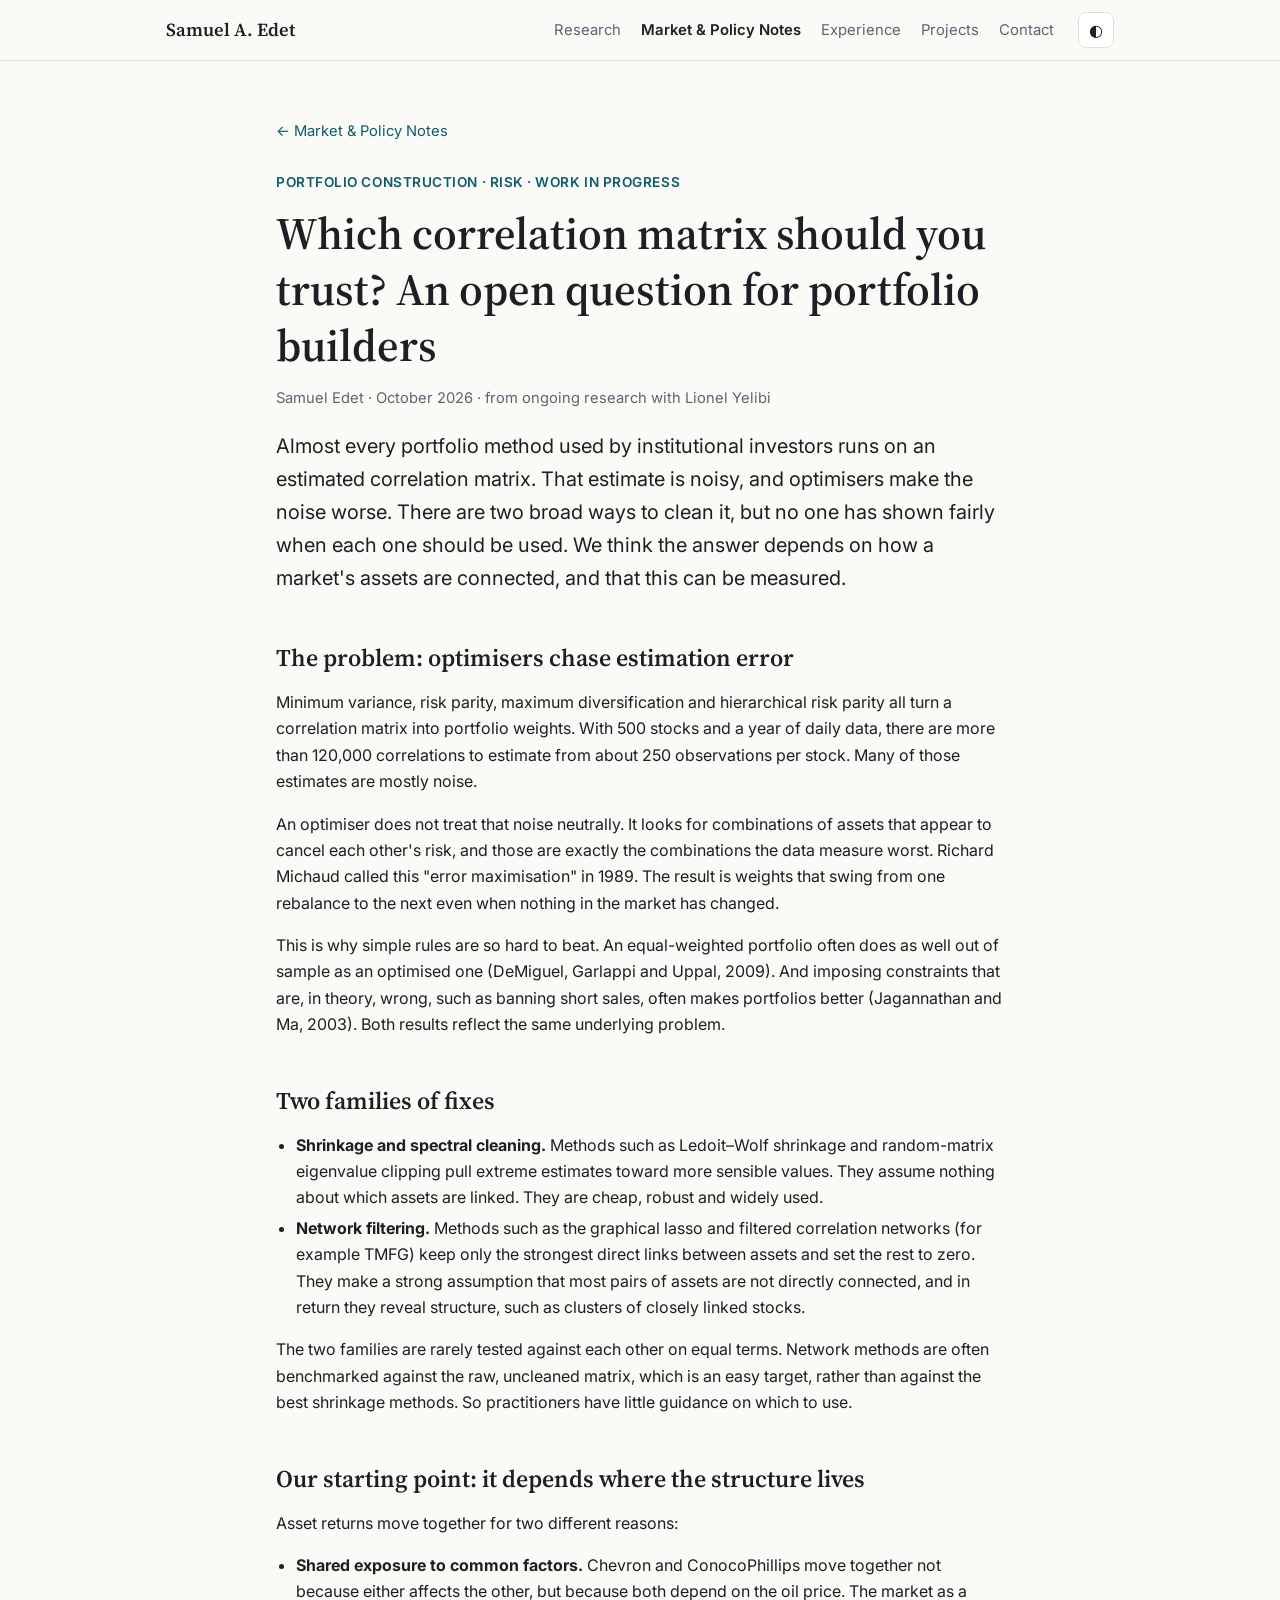
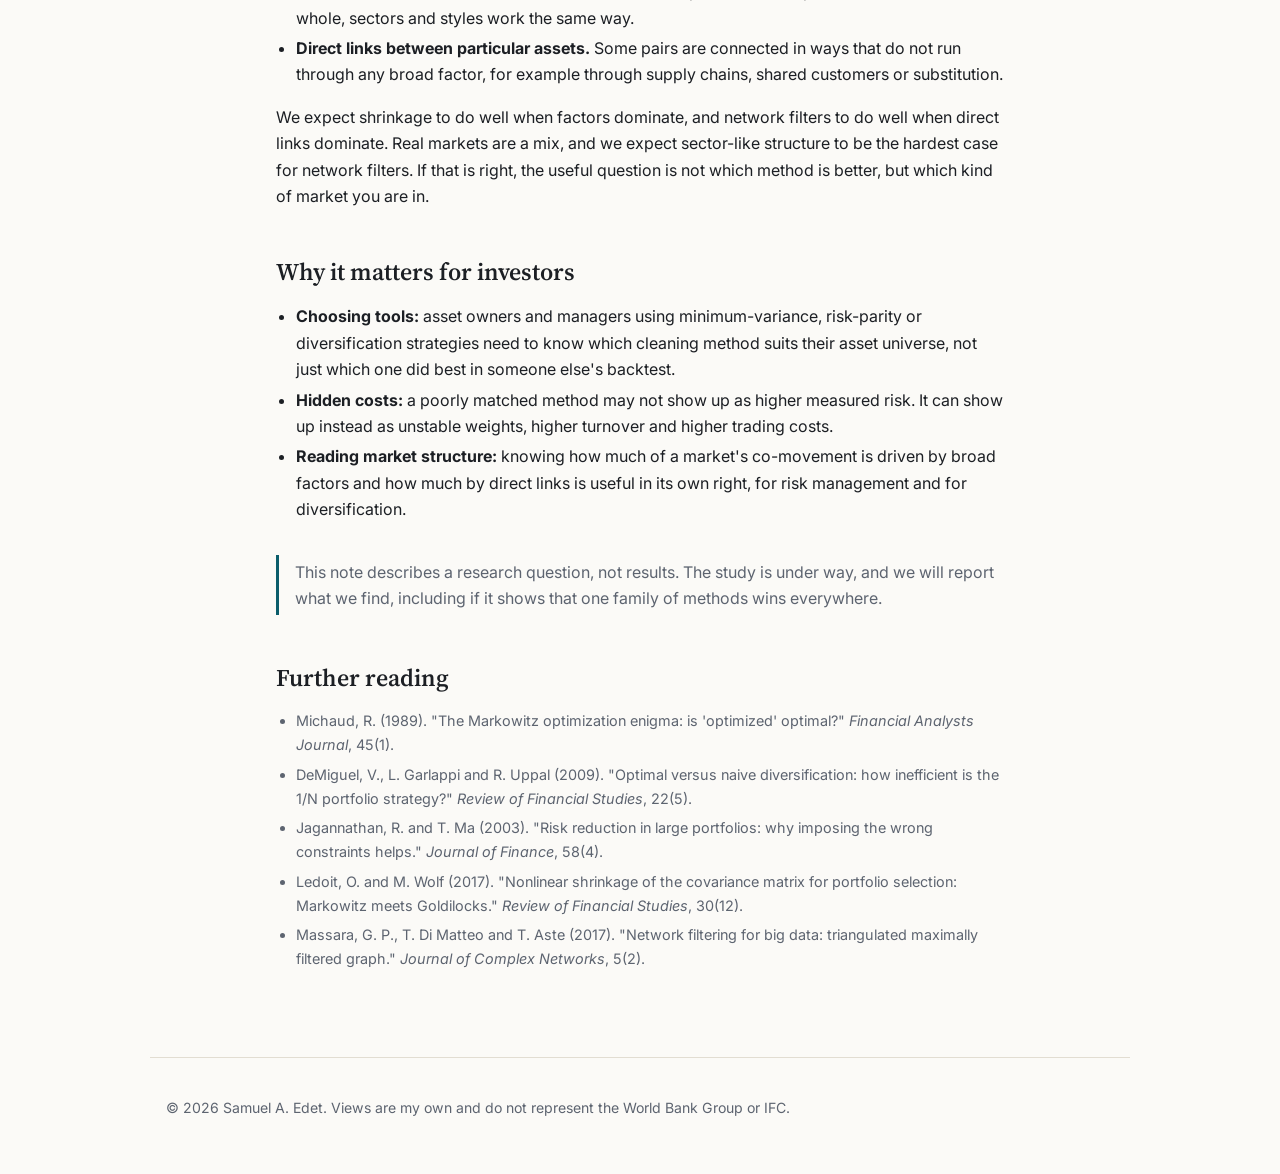
<file: notes/correlation-question.html>
<!doctype html>
<html lang="en">
<head>
<meta charset="utf-8">
<meta name="viewport" content="width=device-width, initial-scale=1">
<title>Which Correlation Matrix? · Market &amp; Policy Notes</title>
<meta name="description" content="Portfolio optimisers amplify errors in the correlation matrix. Two families of fixes exist, and which one works should depend on where a market's correlation structure lives.">
<link rel="preconnect" href="https://fonts.googleapis.com">
<link rel="preconnect" href="https://fonts.gstatic.com" crossorigin>
<link href="https://fonts.googleapis.com/css2?family=Inter:wght@400;500;600;700&family=Source+Serif+4:opsz,wght@8..60,500;8..60,600&display=swap" rel="stylesheet">
<link rel="stylesheet" href="../styles.css">
<script>
  try { var t = localStorage.getItem("theme"); if (t) document.documentElement.dataset.theme = t; } catch (e) {}
</script>
</head>
<body>
<header class="topbar">
  <div class="wrap topbar-inner">
    <a class="brand" href="../">Samuel A. Edet</a>
    <nav class="nav" aria-label="Sections">
      <a href="../#research">Research</a>
      <a href="./" aria-current="page">Market &amp; Policy Notes</a>
      <a href="../#experience">Experience</a>
      <a href="../#projects">Projects</a>
      <a href="../#contact">Contact</a>
    </nav>
    <button class="theme-btn" id="theme" type="button" aria-label="Switch light or dark theme">◐</button>
  </div>
</header>

<main>
  <article class="wrap article">
    <a class="back" href="./">← Market &amp; Policy Notes</a>
    <p class="eyebrow">Portfolio construction · Risk · Work in progress</p>
    <h1>Which correlation matrix should you trust? An open question for portfolio builders</h1>
    <p class="byline">Samuel Edet · October 2026 · from ongoing research with Lionel Yelibi</p>

    <p class="lede">Almost every portfolio method used by institutional investors runs on an estimated correlation
      matrix. That estimate is noisy, and optimisers make the noise worse. There are two broad ways to clean it, but
      no one has shown fairly when each one should be used. We think the answer depends on how a market's assets are
      connected, and that this can be measured.</p>

    <h2>The problem: optimisers chase estimation error</h2>
    <p>Minimum variance, risk parity, maximum diversification and hierarchical risk parity all turn a correlation
      matrix into portfolio weights. With 500 stocks and a year of daily data, there are more than 120,000
      correlations to estimate from about 250 observations per stock. Many of those estimates are mostly noise.</p>
    <p>An optimiser does not treat that noise neutrally. It looks for combinations of assets that appear to cancel
      each other's risk, and those are exactly the combinations the data measure worst. Richard Michaud called this
      "error maximisation" in 1989. The result is weights that swing from one rebalance to the next even when nothing
      in the market has changed.</p>
    <p>This is why simple rules are so hard to beat. An equal-weighted portfolio often does as well out of sample as
      an optimised one (DeMiguel, Garlappi and Uppal, 2009). And imposing constraints that are, in theory, wrong, such as
      banning short sales, often makes portfolios better (Jagannathan and Ma, 2003). Both results reflect the same
      underlying problem.</p>

    <h2>Two families of fixes</h2>
    <ul class="plain">
      <li><strong>Shrinkage and spectral cleaning.</strong> Methods such as Ledoit–Wolf shrinkage and random-matrix
        eigenvalue clipping pull extreme estimates toward more sensible values. They assume nothing about which
        assets are linked. They are cheap, robust and widely used.</li>
      <li><strong>Network filtering.</strong> Methods such as the graphical lasso and filtered correlation networks
        (for example TMFG) keep only the strongest direct links between assets and set the rest to zero. They make a
        strong assumption that most pairs of assets are not directly connected, and in return they reveal structure,
        such as clusters of closely linked stocks.</li>
    </ul>
    <p>The two families are rarely tested against each other on equal terms. Network methods are often benchmarked
      against the raw, uncleaned matrix, which is an easy target, rather than against the best shrinkage methods.
      So practitioners have little guidance on which to use.</p>

    <h2>Our starting point: it depends where the structure lives</h2>
    <p>Asset returns move together for two different reasons:</p>
    <ul class="plain">
      <li><strong>Shared exposure to common factors.</strong> Chevron and ConocoPhillips move together not because
        either affects the other, but because both depend on the oil price. The market as a whole, sectors and styles
        work the same way.</li>
      <li><strong>Direct links between particular assets.</strong> Some pairs are connected in ways that do not run
        through any broad factor, for example through supply chains, shared customers or substitution.</li>
    </ul>
    <p>We expect shrinkage to do well when factors dominate, and network filters to do well when direct links
      dominate. Real markets are a mix, and we expect sector-like structure to be the hardest case for network filters.
      If that is right, the useful question is not which method is better, but which kind of market you are in.</p>

    <h2>Why it matters for investors</h2>
    <ul class="plain">
      <li><strong>Choosing tools:</strong> asset owners and managers using minimum-variance, risk-parity or
        diversification strategies need to know which cleaning method suits their asset universe, not just which one
        did best in someone else's backtest.</li>
      <li><strong>Hidden costs:</strong> a poorly matched method may not show up as higher measured risk. It can show
        up instead as unstable weights, higher turnover and higher trading costs.</li>
      <li><strong>Reading market structure:</strong> knowing how much of a market's co-movement is driven by broad
        factors and how much by direct links is useful in its own right, for risk management and for diversification.</li>
    </ul>

    <p class="aside">This note describes a research question, not results. The study is under way, and we will report
      what we find, including if it shows that one family of methods wins everywhere.</p>

    <h2>Further reading</h2>
    <ul class="sources">
      <li>Michaud, R. (1989). "The Markowitz optimization enigma: is 'optimized' optimal?" <em>Financial Analysts Journal</em>, 45(1).</li>
      <li>DeMiguel, V., L. Garlappi and R. Uppal (2009). "Optimal versus naive diversification: how inefficient is the 1/N portfolio strategy?" <em>Review of Financial Studies</em>, 22(5).</li>
      <li>Jagannathan, R. and T. Ma (2003). "Risk reduction in large portfolios: why imposing the wrong constraints helps." <em>Journal of Finance</em>, 58(4).</li>
      <li>Ledoit, O. and M. Wolf (2017). "Nonlinear shrinkage of the covariance matrix for portfolio selection: Markowitz meets Goldilocks." <em>Review of Financial Studies</em>, 30(12).</li>
      <li>Massara, G. P., T. Di Matteo and T. Aste (2017). "Network filtering for big data: triangulated maximally filtered graph." <em>Journal of Complex Networks</em>, 5(2).</li>
    </ul>
  </article>
</main>

<footer class="wrap footer">
  <p>© <span id="year">2026</span> Samuel A. Edet. Views are my own and do not represent the World Bank Group or IFC.</p>
</footer>
<script src="../site.js"></script>
</body>
</html>
</file>
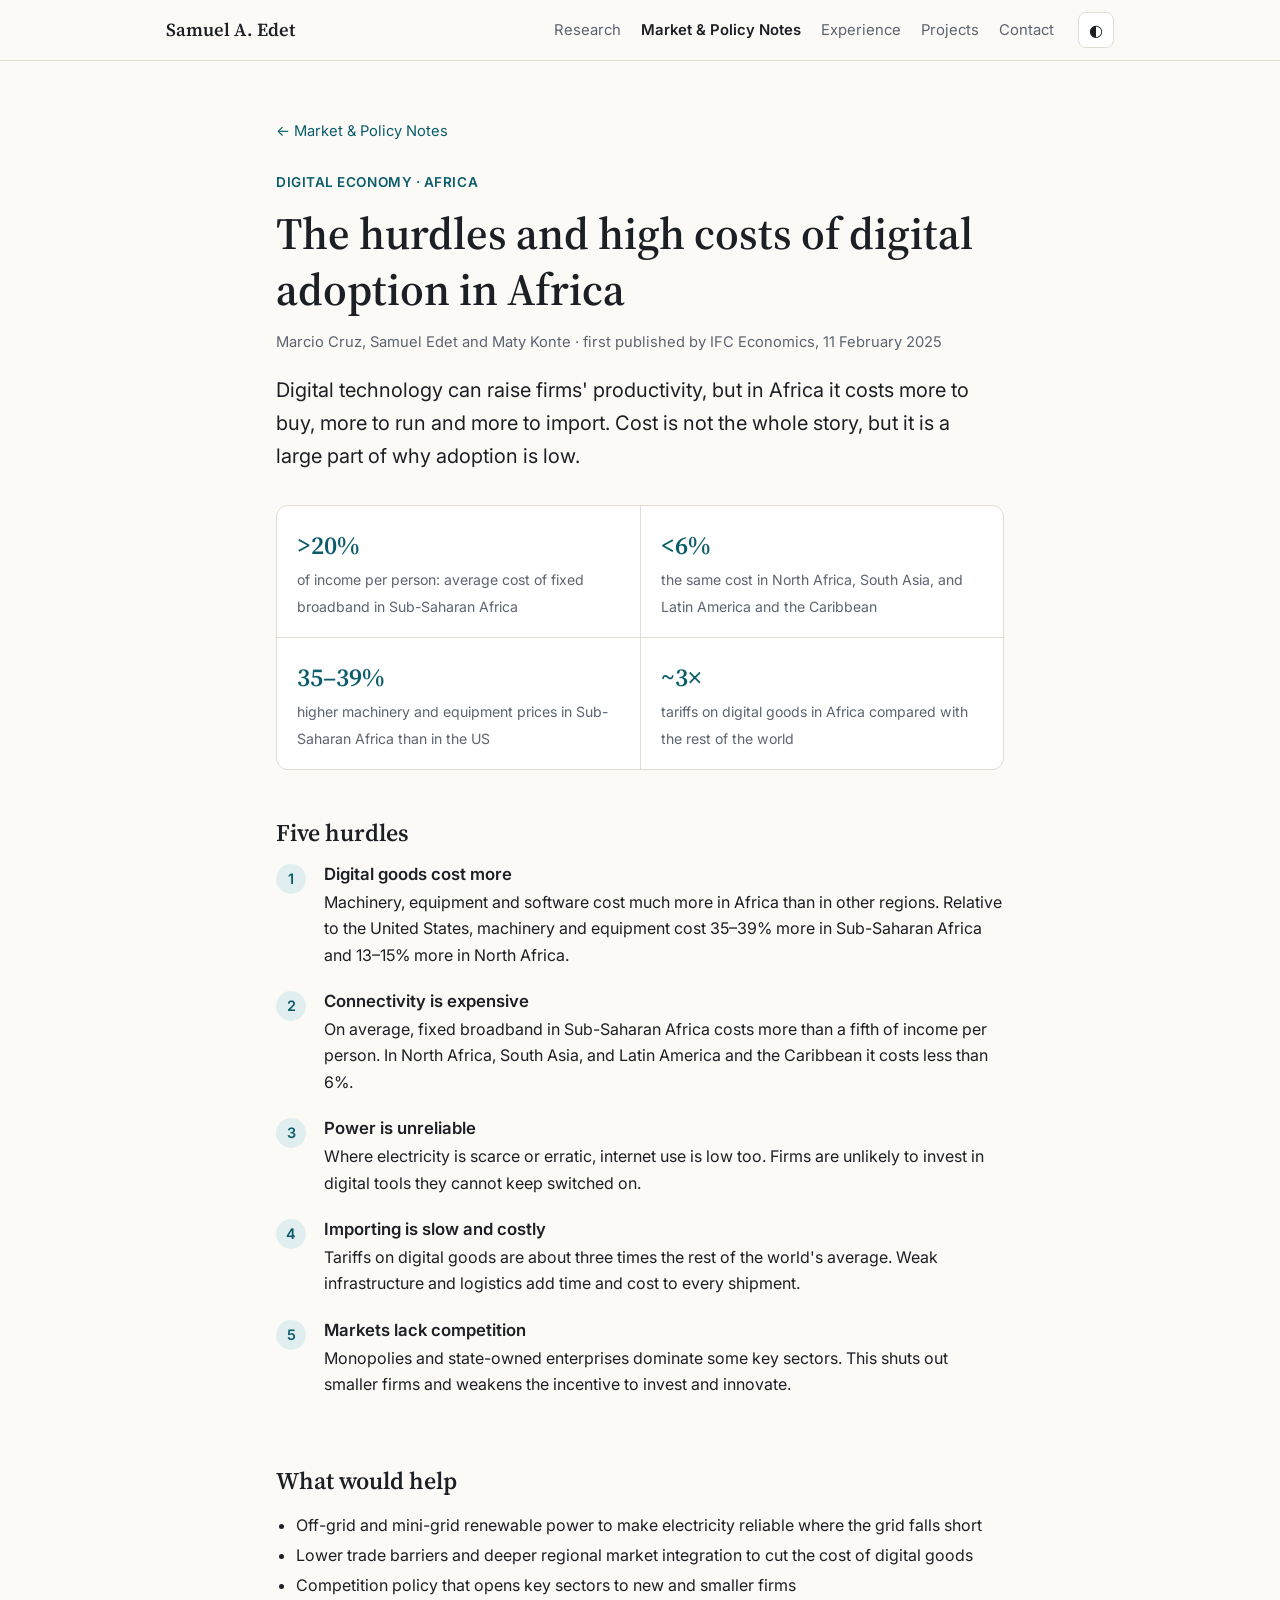
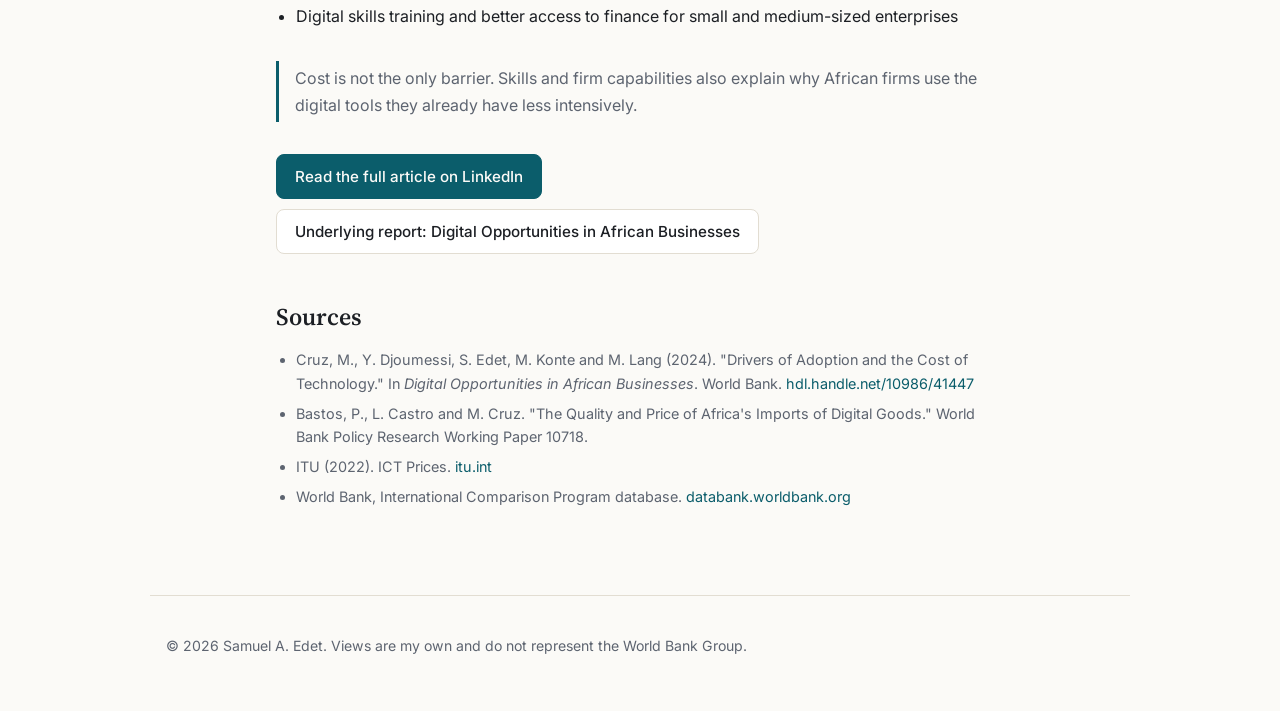
<file: notes/digital-adoption-africa.html>
<!doctype html>
<html lang="en">
<head>
<meta charset="utf-8">
<meta name="viewport" content="width=device-width, initial-scale=1">
<title>Digital Adoption in Africa · Market &amp; Policy Notes</title>
<meta name="description" content="Why digital adoption is costly for African firms: high prices for digital goods and connectivity, unreliable power, tariffs and weak competition.">
<meta property="og:title" content="The hurdles and high costs of digital adoption in Africa">
<link rel="preconnect" href="https://fonts.googleapis.com">
<link rel="preconnect" href="https://fonts.gstatic.com" crossorigin>
<link href="https://fonts.googleapis.com/css2?family=Inter:wght@400;500;600;700&family=Source+Serif+4:opsz,wght@8..60,500;8..60,600&display=swap" rel="stylesheet">
<link rel="stylesheet" href="../styles.css">
<script>
  try { var t = localStorage.getItem("theme"); if (t) document.documentElement.dataset.theme = t; } catch (e) {}
</script>
</head>
<body>
<header class="topbar">
  <div class="wrap topbar-inner">
    <a class="brand" href="../">Samuel A. Edet</a>
    <nav class="nav" aria-label="Sections">
      <a href="../#research">Research</a>
      <a href="./" aria-current="page">Market &amp; Policy Notes</a>
      <a href="../#experience">Experience</a>
      <a href="../#projects">Projects</a>
      <a href="../#contact">Contact</a>
    </nav>
    <button class="theme-btn" id="theme" type="button" aria-label="Switch light or dark theme">◐</button>
  </div>
</header>

<main>
  <article class="wrap article">
    <a class="back" href="./">← Market &amp; Policy Notes</a>
    <p class="eyebrow">Digital economy · Africa</p>
    <h1>The hurdles and high costs of digital adoption in Africa</h1>
    <p class="byline">Marcio Cruz, Samuel Edet and Maty Konte · first published by IFC Economics, 11 February 2025</p>

    <p class="lede">Digital technology can raise firms' productivity, but in Africa it costs more to buy, more to run and
      more to import. Cost is not the whole story, but it is a large part of why adoption is low.</p>

    <ul class="facts">
      <li><strong>&gt;20%</strong><span>of income per person: average cost of fixed broadband in Sub-Saharan Africa</span></li>
      <li><strong>&lt;6%</strong><span>the same cost in North Africa, South Asia, and Latin America and the Caribbean</span></li>
      <li><strong>35–39%</strong><span>higher machinery and equipment prices in Sub-Saharan Africa than in the US</span></li>
      <li><strong>~3×</strong><span>tariffs on digital goods in Africa compared with the rest of the world</span></li>
    </ul>

    <h2>Five hurdles</h2>
    <ol class="hurdles">
      <li><h3>Digital goods cost more</h3>
        <p>Machinery, equipment and software cost much more in Africa than in other regions. Relative to the United States,
          machinery and equipment cost 35–39% more in Sub-Saharan Africa and 13–15% more in North Africa.</p></li>
      <li><h3>Connectivity is expensive</h3>
        <p>On average, fixed broadband in Sub-Saharan Africa costs more than a fifth of income per person. In North Africa, South Asia, and Latin America and the Caribbean it
          costs less than 6%.</p></li>
      <li><h3>Power is unreliable</h3>
        <p>Where electricity is scarce or erratic, internet use is low too. Firms are unlikely to invest in digital tools they cannot
          keep switched on.</p></li>
      <li><h3>Importing is slow and costly</h3>
        <p>Tariffs on digital goods are about three times the rest of the world's average. Weak infrastructure and logistics
          add time and cost to every shipment.</p></li>
      <li><h3>Markets lack competition</h3>
        <p>Monopolies and state-owned enterprises dominate some key sectors. This shuts out smaller firms and weakens the
          incentive to invest and innovate.</p></li>
    </ol>

    <h2>What would help</h2>
    <ul class="plain">
      <li>Off-grid and mini-grid renewable power to make electricity reliable where the grid falls short</li>
      <li>Lower trade barriers and deeper regional market integration to cut the cost of digital goods</li>
      <li>Competition policy that opens key sectors to new and smaller firms</li>
      <li>Digital skills training and better access to finance for small and medium-sized enterprises</li>
    </ul>

    <p class="aside">Cost is not the only barrier. Skills and firm capabilities also explain why African firms use the digital
      tools they already have less intensively.</p>

    <div class="hero-links">
      <a class="btn primary" href="https://www.linkedin.com/pulse/hurdles-high-costs-digital-adoption-africa-ifc-economics-qaorc/">Read the full article on LinkedIn</a>
      <a class="btn" href="http://hdl.handle.net/10986/41447">Underlying report: Digital Opportunities in African Businesses</a>
    </div>

    <h2>Sources</h2>
    <ul class="sources">
      <li>Cruz, M., Y. Djoumessi, S. Edet, M. Konte and M. Lang (2024). "Drivers of Adoption and the Cost of Technology." In
        <em>Digital Opportunities in African Businesses</em>. World Bank. <a href="http://hdl.handle.net/10986/41447">hdl.handle.net/10986/41447</a></li>
      <li>Bastos, P., L. Castro and M. Cruz. "The Quality and Price of Africa's Imports of Digital Goods." World Bank Policy
        Research Working Paper 10718.</li>
      <li>ITU (2022). ICT Prices. <a href="https://www.itu.int/en/ITU-D/Statistics/Pages/ICTprices">itu.int</a></li>
      <li>World Bank, International Comparison Program database. <a href="https://databank.worldbank.org/source/icp-2017">databank.worldbank.org</a></li>
    </ul>
  </article>
</main>

<footer class="wrap footer">
  <p>© <span id="year">2026</span> Samuel A. Edet. Views are my own and do not represent the World Bank Group.</p>
</footer>
<script src="../site.js"></script>
</body>
</html>
</file>
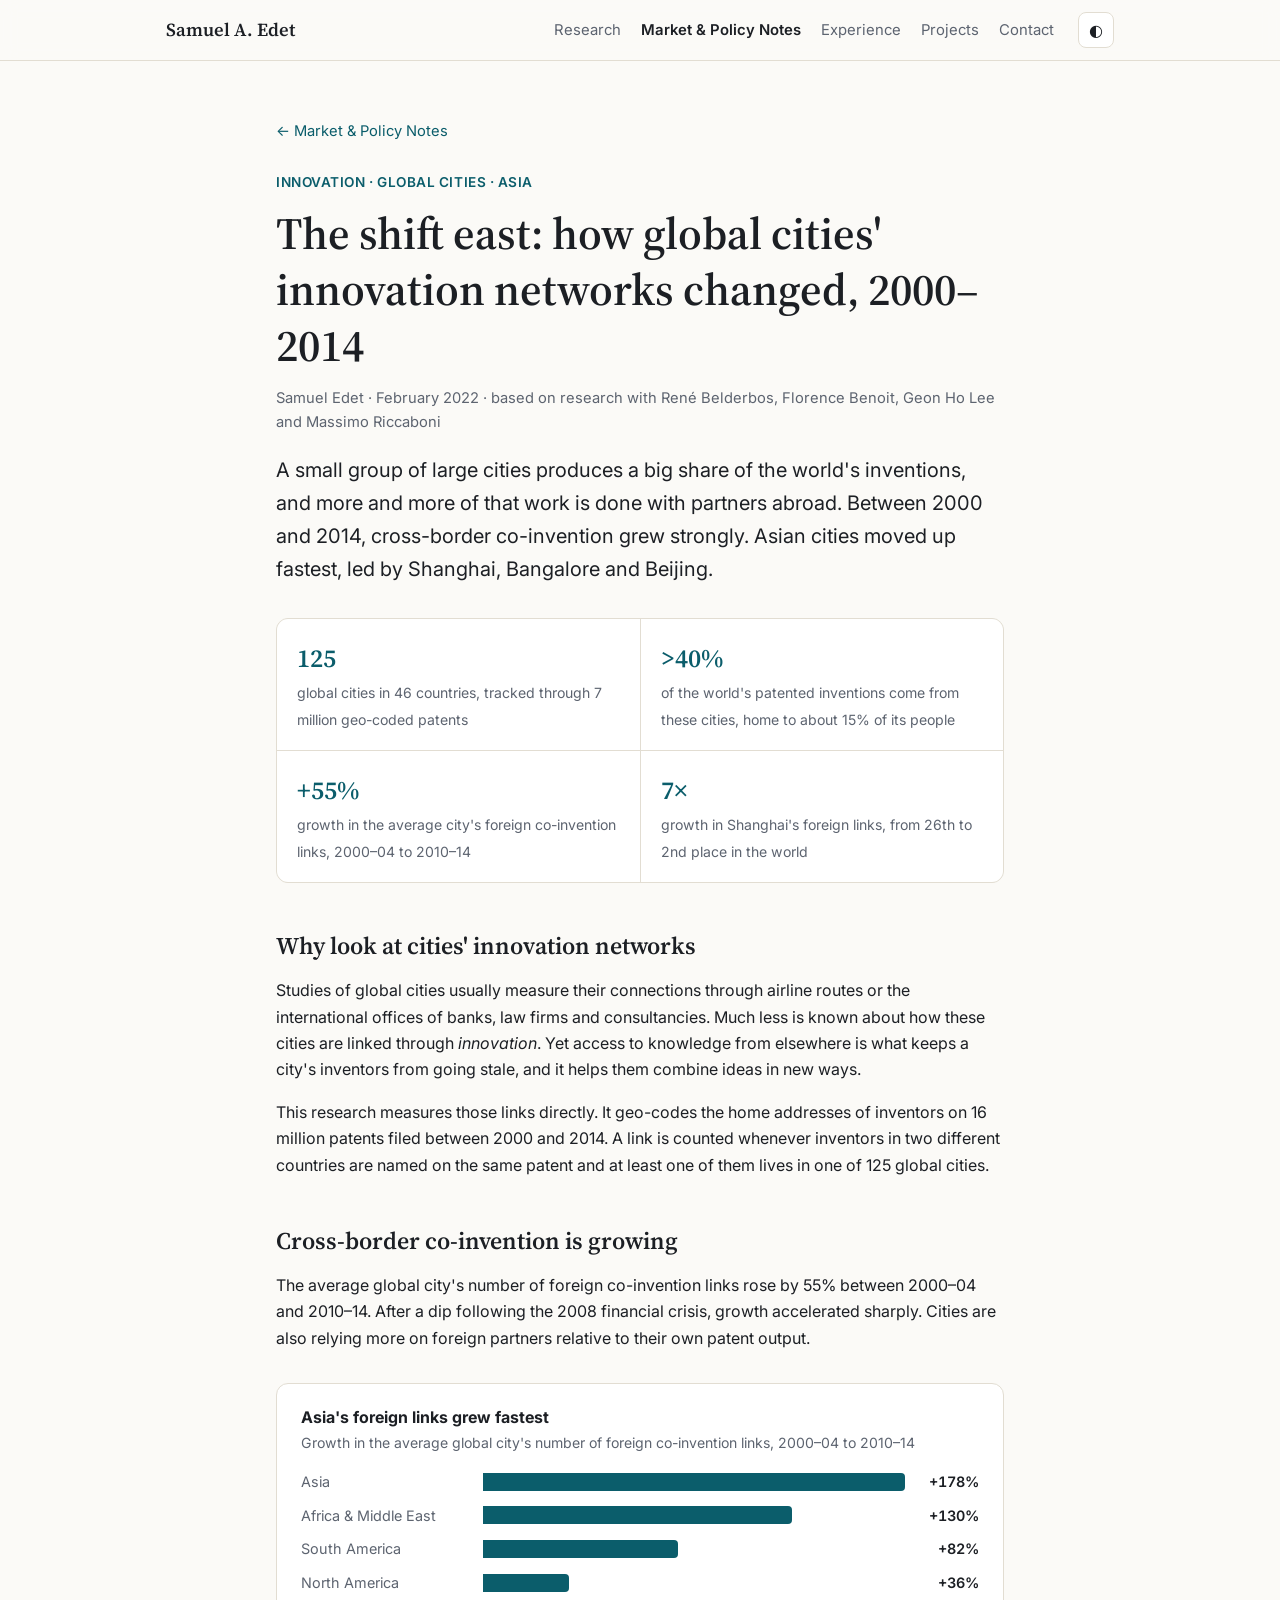
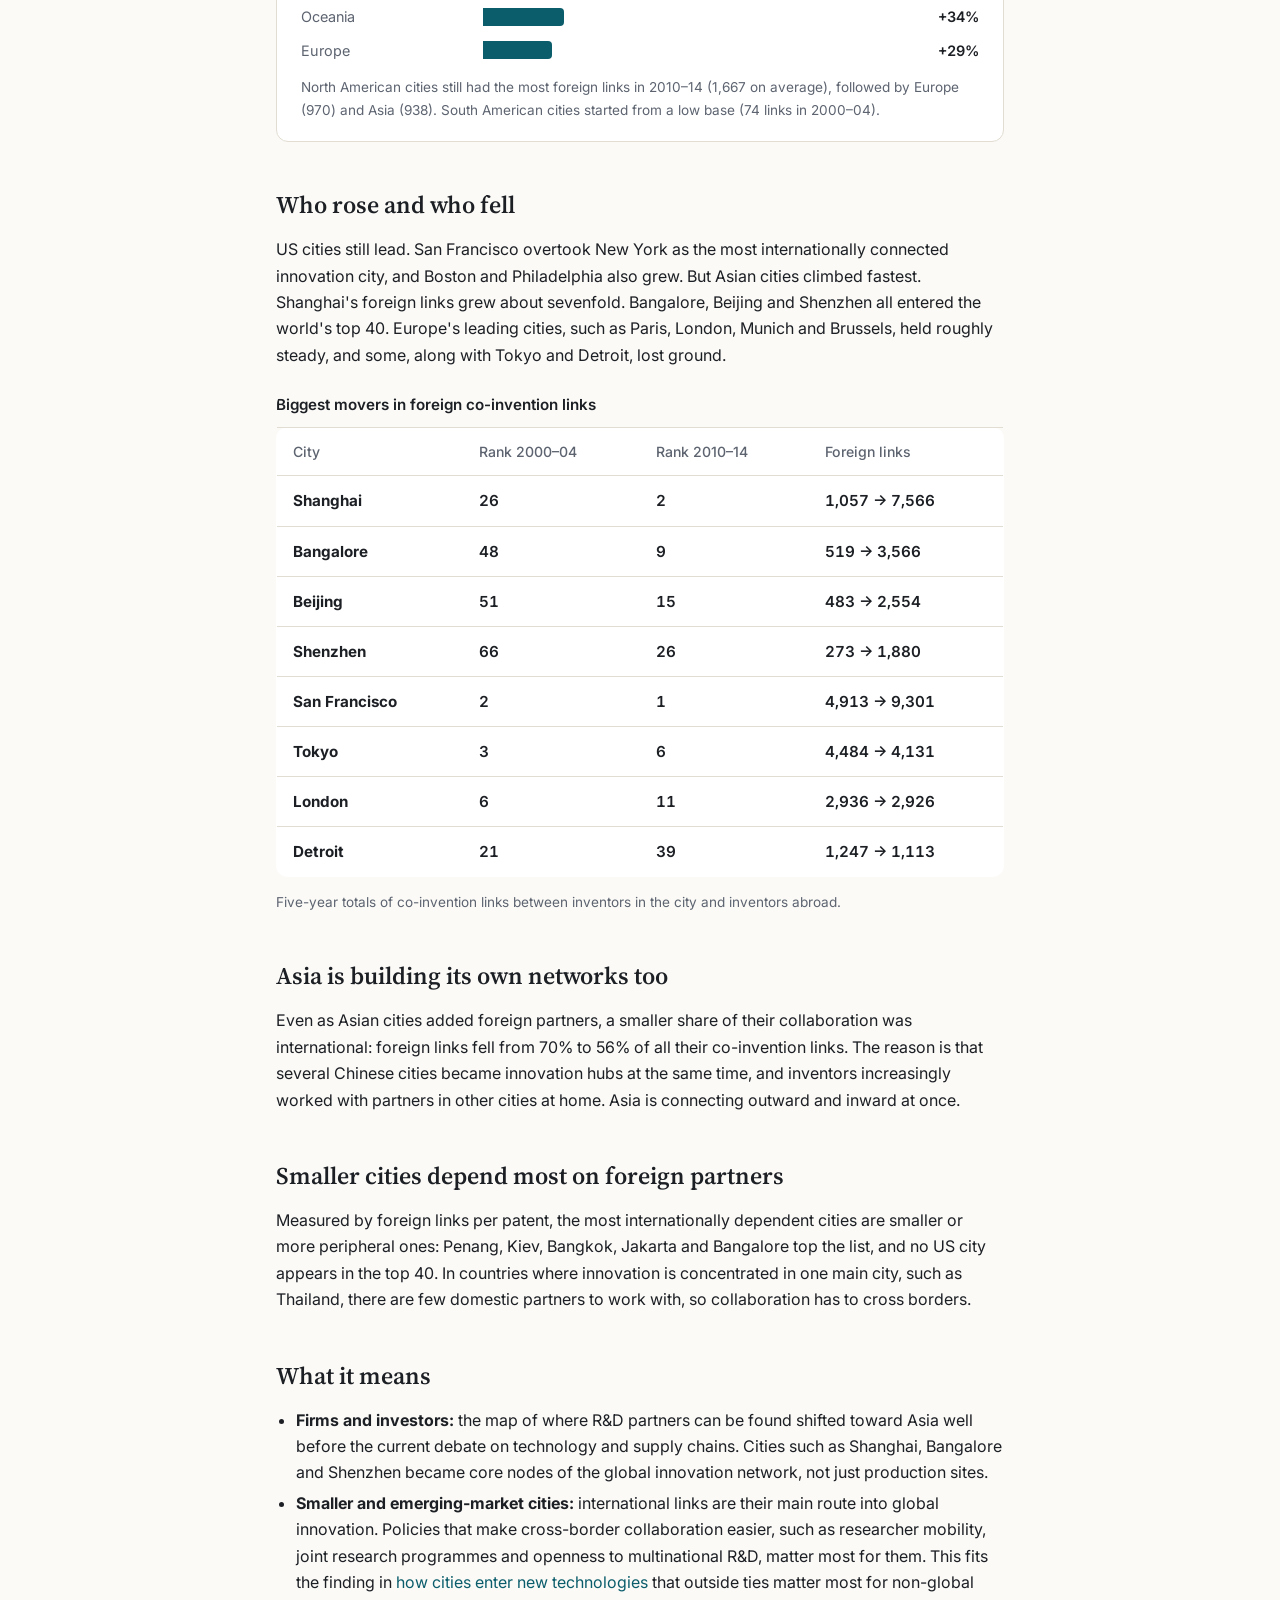
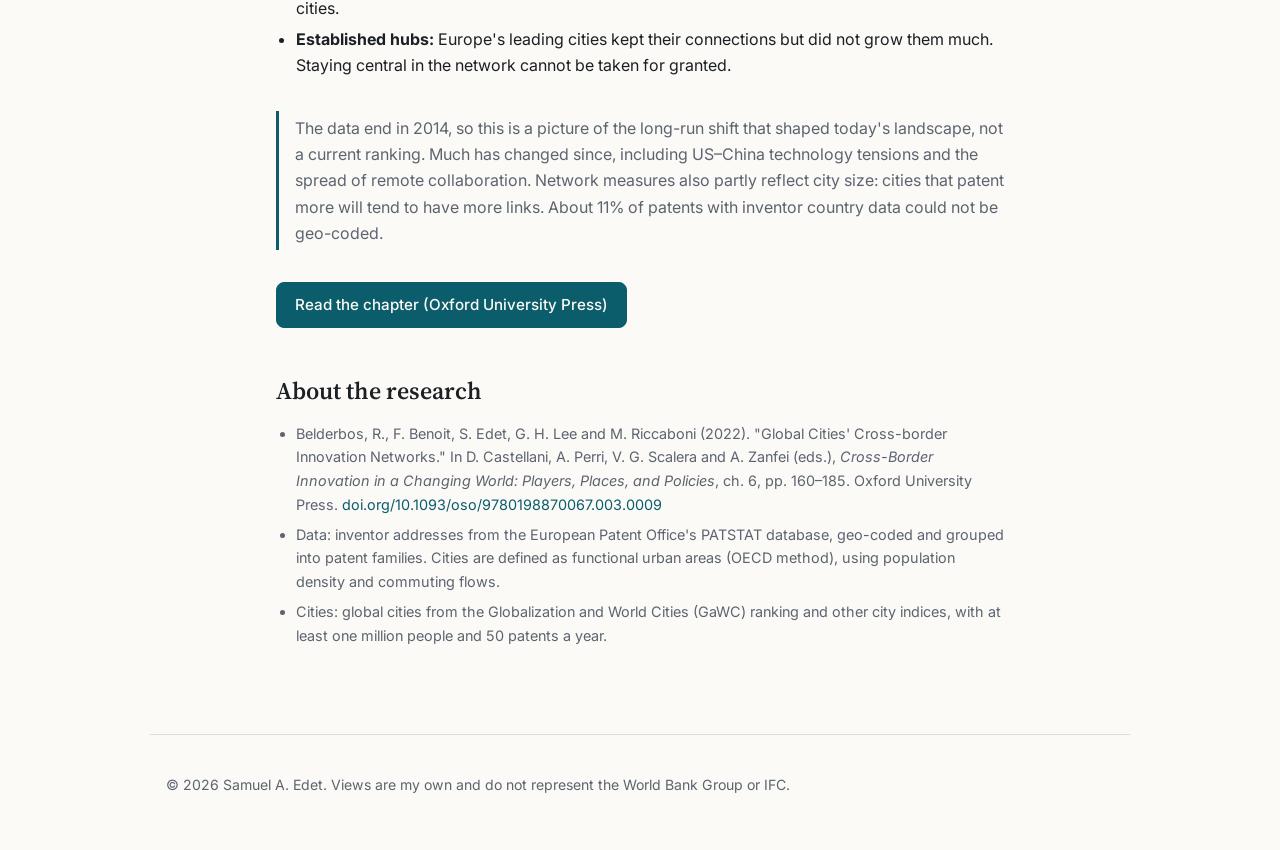
<file: notes/global-cities-networks.html>
<!doctype html>
<html lang="en">
<head>
<meta charset="utf-8">
<meta name="viewport" content="width=device-width, initial-scale=1">
<title>The Shift East · Market &amp; Policy Notes</title>
<meta name="description" content="How global cities' cross-border innovation networks changed between 2000 and 2014: international co-invention grew, and Asian cities rose fastest.">
<meta property="og:title" content="The shift east: how global cities' innovation networks changed, 2000–2014">
<link rel="preconnect" href="https://fonts.googleapis.com">
<link rel="preconnect" href="https://fonts.gstatic.com" crossorigin>
<link href="https://fonts.googleapis.com/css2?family=Inter:wght@400;500;600;700&family=Source+Serif+4:opsz,wght@8..60,500;8..60,600&display=swap" rel="stylesheet">
<link rel="stylesheet" href="../styles.css">
<script>
  try { var t = localStorage.getItem("theme"); if (t) document.documentElement.dataset.theme = t; } catch (e) {}
</script>
</head>
<body>
<header class="topbar">
  <div class="wrap topbar-inner">
    <a class="brand" href="../">Samuel A. Edet</a>
    <nav class="nav" aria-label="Sections">
      <a href="../#research">Research</a>
      <a href="./" aria-current="page">Market &amp; Policy Notes</a>
      <a href="../#experience">Experience</a>
      <a href="../#projects">Projects</a>
      <a href="../#contact">Contact</a>
    </nav>
    <button class="theme-btn" id="theme" type="button" aria-label="Switch light or dark theme">◐</button>
  </div>
</header>

<main>
  <article class="wrap article">
    <a class="back" href="./">← Market &amp; Policy Notes</a>
    <p class="eyebrow">Innovation · Global cities · Asia</p>
    <h1>The shift east: how global cities' innovation networks changed, 2000–2014</h1>
    <p class="byline">Samuel Edet · February 2022 · based on research with René Belderbos, Florence Benoit, Geon Ho Lee and Massimo Riccaboni</p>

    <p class="lede">A small group of large cities produces a big share of the world's inventions, and more and more of that work is done with partners abroad.
      Between 2000 and 2014, cross-border co-invention grew strongly. Asian cities moved up fastest, led by Shanghai,
      Bangalore and Beijing.</p>

    <ul class="facts">
      <li><strong>125</strong><span>global cities in 46 countries, tracked through 7 million geo-coded patents</span></li>
      <li><strong>&gt;40%</strong><span>of the world's patented inventions come from these cities, home to about 15% of its people</span></li>
      <li><strong>+55%</strong><span>growth in the average city's foreign co-invention links, 2000–04 to 2010–14</span></li>
      <li><strong>7×</strong><span>growth in Shanghai's foreign links, from 26th to 2nd place in the world</span></li>
    </ul>

    <h2>Why look at cities' innovation networks</h2>
    <p>Studies of global cities usually measure their connections through airline routes or the international offices
      of banks, law firms and consultancies. Much less is known about how these cities are linked through
      <em>innovation</em>. Yet access to knowledge from elsewhere is what keeps a city's inventors from going stale, and
      it helps them combine ideas in new ways.</p>
    <p>This research measures those links directly. It geo-codes the home addresses of inventors on 16 million patents
      filed between 2000 and 2014. A link is counted whenever inventors in two different countries are named on the same
      patent and at least one of them lives in one of 125 global cities.</p>

    <h2>Cross-border co-invention is growing</h2>
    <p>The average global city's number of foreign co-invention links rose by 55% between 2000–04 and 2010–14. After a
      dip following the 2008 financial crisis, growth accelerated sharply. Cities are also relying more on foreign
      partners relative to their own patent output.</p>

    <figure class="chart" aria-labelledby="c1-title">
      <figcaption id="c1-title"><strong>Asia's foreign links grew fastest</strong>
        <span>Growth in the average global city's number of foreign co-invention links, 2000–04 to 2010–14</span></figcaption>
      <div class="bars" style="--max:180">
        <div class="bar-row"><span class="bar-label">Asia</span><span class="bar-track"><span class="bar" style="--v:177.5"></span></span><span class="bar-val">+178%</span></div>
        <div class="bar-row"><span class="bar-label">Africa &amp; Middle East</span><span class="bar-track"><span class="bar" style="--v:130"></span></span><span class="bar-val">+130%</span></div>
        <div class="bar-row"><span class="bar-label">South America</span><span class="bar-track"><span class="bar" style="--v:82"></span></span><span class="bar-val">+82%</span></div>
        <div class="bar-row"><span class="bar-label">North America</span><span class="bar-track"><span class="bar" style="--v:36.3"></span></span><span class="bar-val">+36%</span></div>
        <div class="bar-row"><span class="bar-label">Oceania</span><span class="bar-track"><span class="bar" style="--v:34.2"></span></span><span class="bar-val">+34%</span></div>
        <div class="bar-row"><span class="bar-label">Europe</span><span class="bar-track"><span class="bar" style="--v:28.9"></span></span><span class="bar-val">+29%</span></div>
      </div>
      <p class="chart-note">North American cities still had the most foreign links in 2010–14 (1,667 on average), followed by Europe (970) and Asia (938).
        South American cities started from a low base (74 links in 2000–04).</p>
    </figure>

    <h2>Who rose and who fell</h2>
    <p>US cities still lead. San Francisco overtook New York as the most internationally connected innovation city, and Boston and Philadelphia also grew.
      But Asian cities climbed fastest. Shanghai's foreign links grew about sevenfold. Bangalore, Beijing and Shenzhen
      all entered the world's top 40. Europe's leading cities, such as Paris, London, Munich and Brussels, held roughly
      steady, and some, along with Tokyo and Detroit, lost ground.</p>

    <table class="cmp">
      <caption>Biggest movers in foreign co-invention links</caption>
      <thead><tr><th scope="col">City</th><th scope="col">Rank 2000–04</th><th scope="col">Rank 2010–14</th><th scope="col">Foreign links</th></tr></thead>
      <tbody>
        <tr><th scope="row">Shanghai</th><td>26</td><td>2</td><td>1,057 → 7,566</td></tr>
        <tr><th scope="row">Bangalore</th><td>48</td><td>9</td><td>519 → 3,566</td></tr>
        <tr><th scope="row">Beijing</th><td>51</td><td>15</td><td>483 → 2,554</td></tr>
        <tr><th scope="row">Shenzhen</th><td>66</td><td>26</td><td>273 → 1,880</td></tr>
        <tr><th scope="row">San Francisco</th><td>2</td><td>1</td><td>4,913 → 9,301</td></tr>
        <tr><th scope="row">Tokyo</th><td>3</td><td>6</td><td>4,484 → 4,131</td></tr>
        <tr><th scope="row">London</th><td>6</td><td>11</td><td>2,936 → 2,926</td></tr>
        <tr><th scope="row">Detroit</th><td>21</td><td>39</td><td>1,247 → 1,113</td></tr>
      </tbody>
    </table>
    <p class="chart-note">Five-year totals of co-invention links between inventors in the city and inventors abroad.</p>

    <h2>Asia is building its own networks too</h2>
    <p>Even as Asian cities added foreign partners, a smaller share of their collaboration was international: foreign
      links fell from 70% to 56% of all their co-invention links. The reason is that several Chinese cities became
      innovation hubs at the same time, and inventors increasingly worked with partners in other cities at home. Asia
      is connecting outward and inward at once.</p>

    <h2>Smaller cities depend most on foreign partners</h2>
    <p>Measured by foreign links per patent, the most internationally dependent cities are smaller or more peripheral
      ones: Penang, Kiev, Bangkok, Jakarta and Bangalore top the list, and no US city appears in the top 40. In countries
      where innovation is concentrated in one main city, such as Thailand, there are few domestic partners to work with,
      so collaboration has to cross borders.</p>

    <h2>What it means</h2>
    <ul class="plain">
      <li><strong>Firms and investors:</strong> the map of where R&amp;D partners can be found shifted toward Asia well
        before the current debate on technology and supply chains. Cities such as Shanghai, Bangalore and Shenzhen became
        core nodes of the global innovation network, not just production sites.</li>
      <li><strong>Smaller and emerging-market cities:</strong> international links are their main route into global
        innovation. Policies that make cross-border collaboration easier, such as researcher mobility, joint research
        programmes and openness to multinational R&amp;D, matter most for them. This fits the finding in
        <a href="cities-new-technologies.html">how cities enter new technologies</a> that outside ties matter most for non-global cities.</li>
      <li><strong>Established hubs:</strong> Europe's leading cities kept their connections but did not grow them much.
        Staying central in the network cannot be taken for granted.</li>
    </ul>

    <p class="aside">The data end in 2014, so this is a picture of the long-run shift that shaped today's landscape,
      not a current ranking. Much has changed since, including US–China technology tensions and the spread of remote
      collaboration. Network measures also partly reflect city size: cities that patent more will tend to have more
      links. About 11% of patents with inventor country data could not be geo-coded.</p>

    <div class="hero-links">
      <a class="btn primary" href="https://doi.org/10.1093/oso/9780198870067.003.0009">Read the chapter (Oxford University Press)</a>
    </div>

    <h2>About the research</h2>
    <ul class="sources">
      <li>Belderbos, R., F. Benoit, S. Edet, G. H. Lee and M. Riccaboni (2022). "Global Cities' Cross-border Innovation
        Networks." In D. Castellani, A. Perri, V. G. Scalera and A. Zanfei (eds.), <em>Cross-Border Innovation in a Changing
        World: Players, Places, and Policies</em>, ch. 6, pp. 160–185. Oxford University Press.
        <a href="https://doi.org/10.1093/oso/9780198870067.003.0009">doi.org/10.1093/oso/9780198870067.003.0009</a></li>
      <li>Data: inventor addresses from the European Patent Office's PATSTAT database, geo-coded and grouped into patent
        families. Cities are defined as functional urban areas (OECD method), using population density and commuting flows.</li>
      <li>Cities: global cities from the Globalization and World Cities (GaWC) ranking and other city indices, with at
        least one million people and 50 patents a year.</li>
    </ul>
  </article>
</main>

<footer class="wrap footer">
  <p>© <span id="year">2026</span> Samuel A. Edet. Views are my own and do not represent the World Bank Group or IFC.</p>
</footer>
<script src="../site.js"></script>
</body>
</html>
</file>
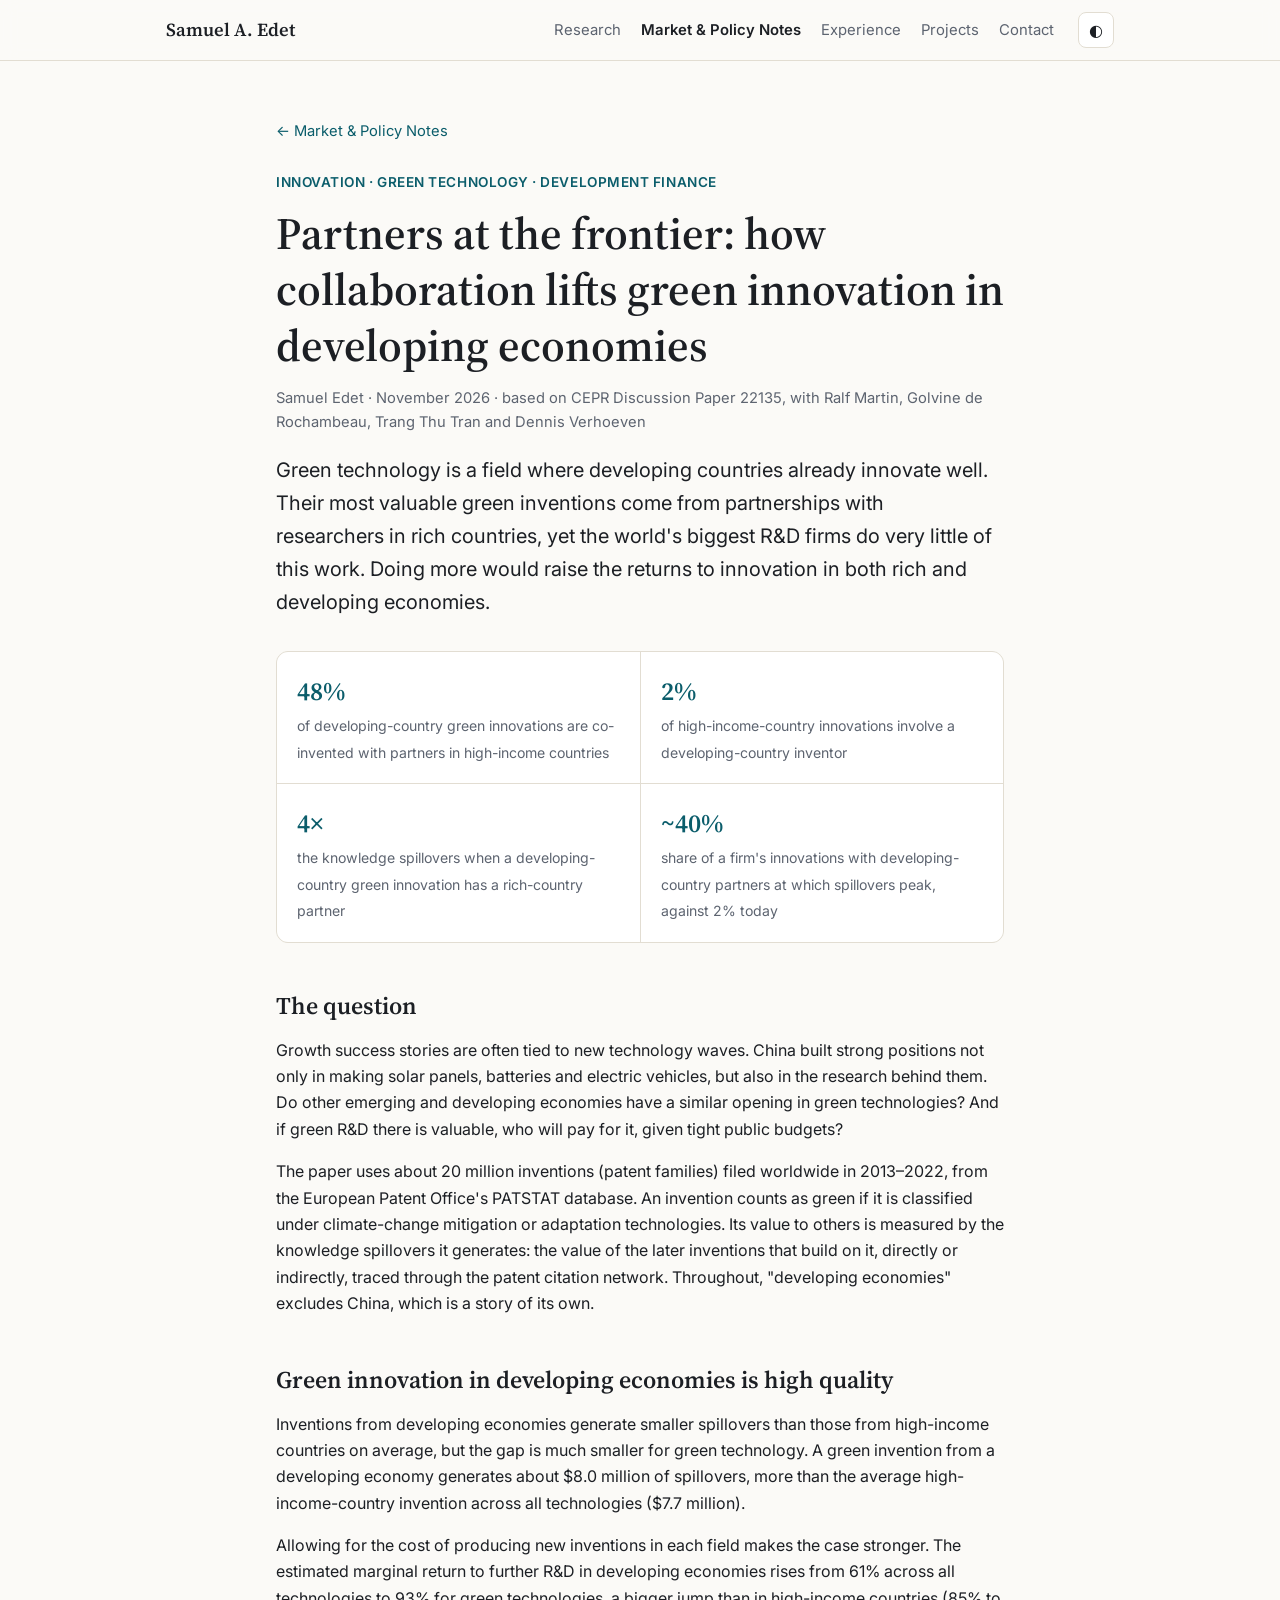
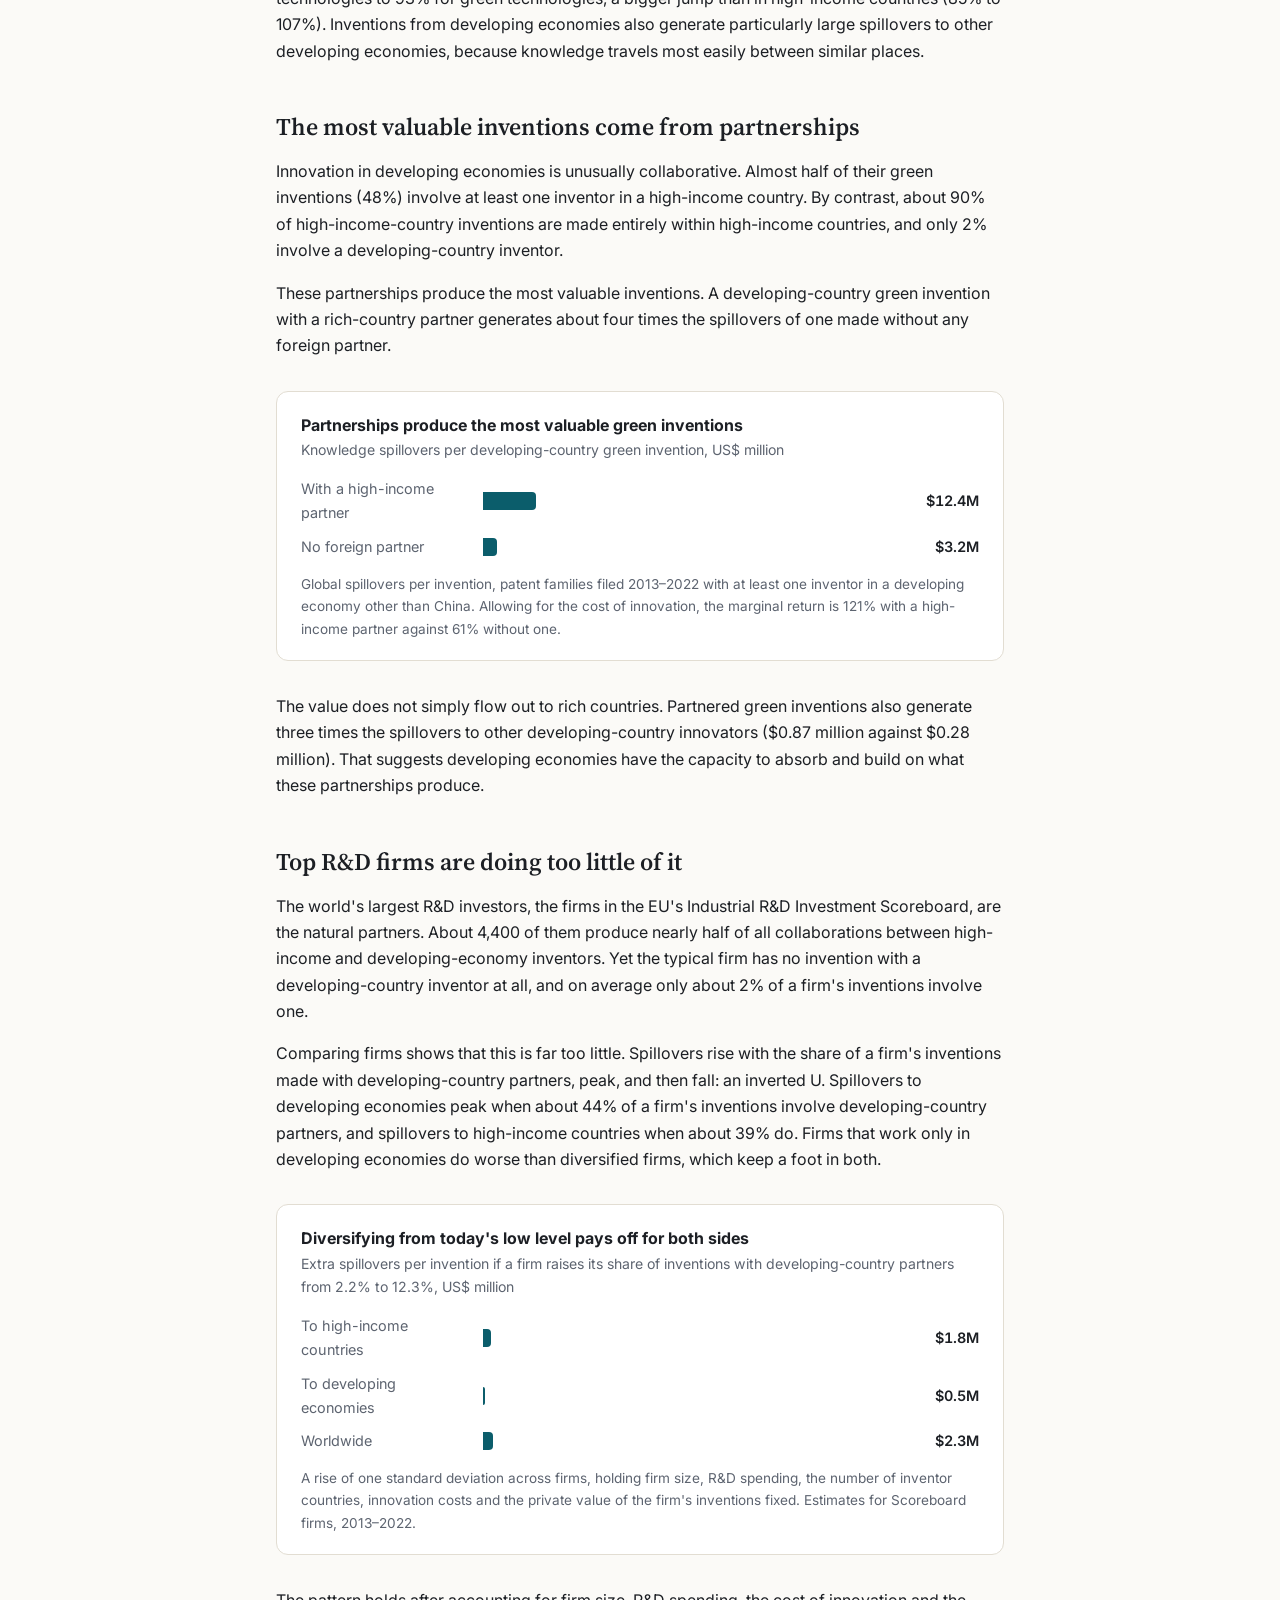
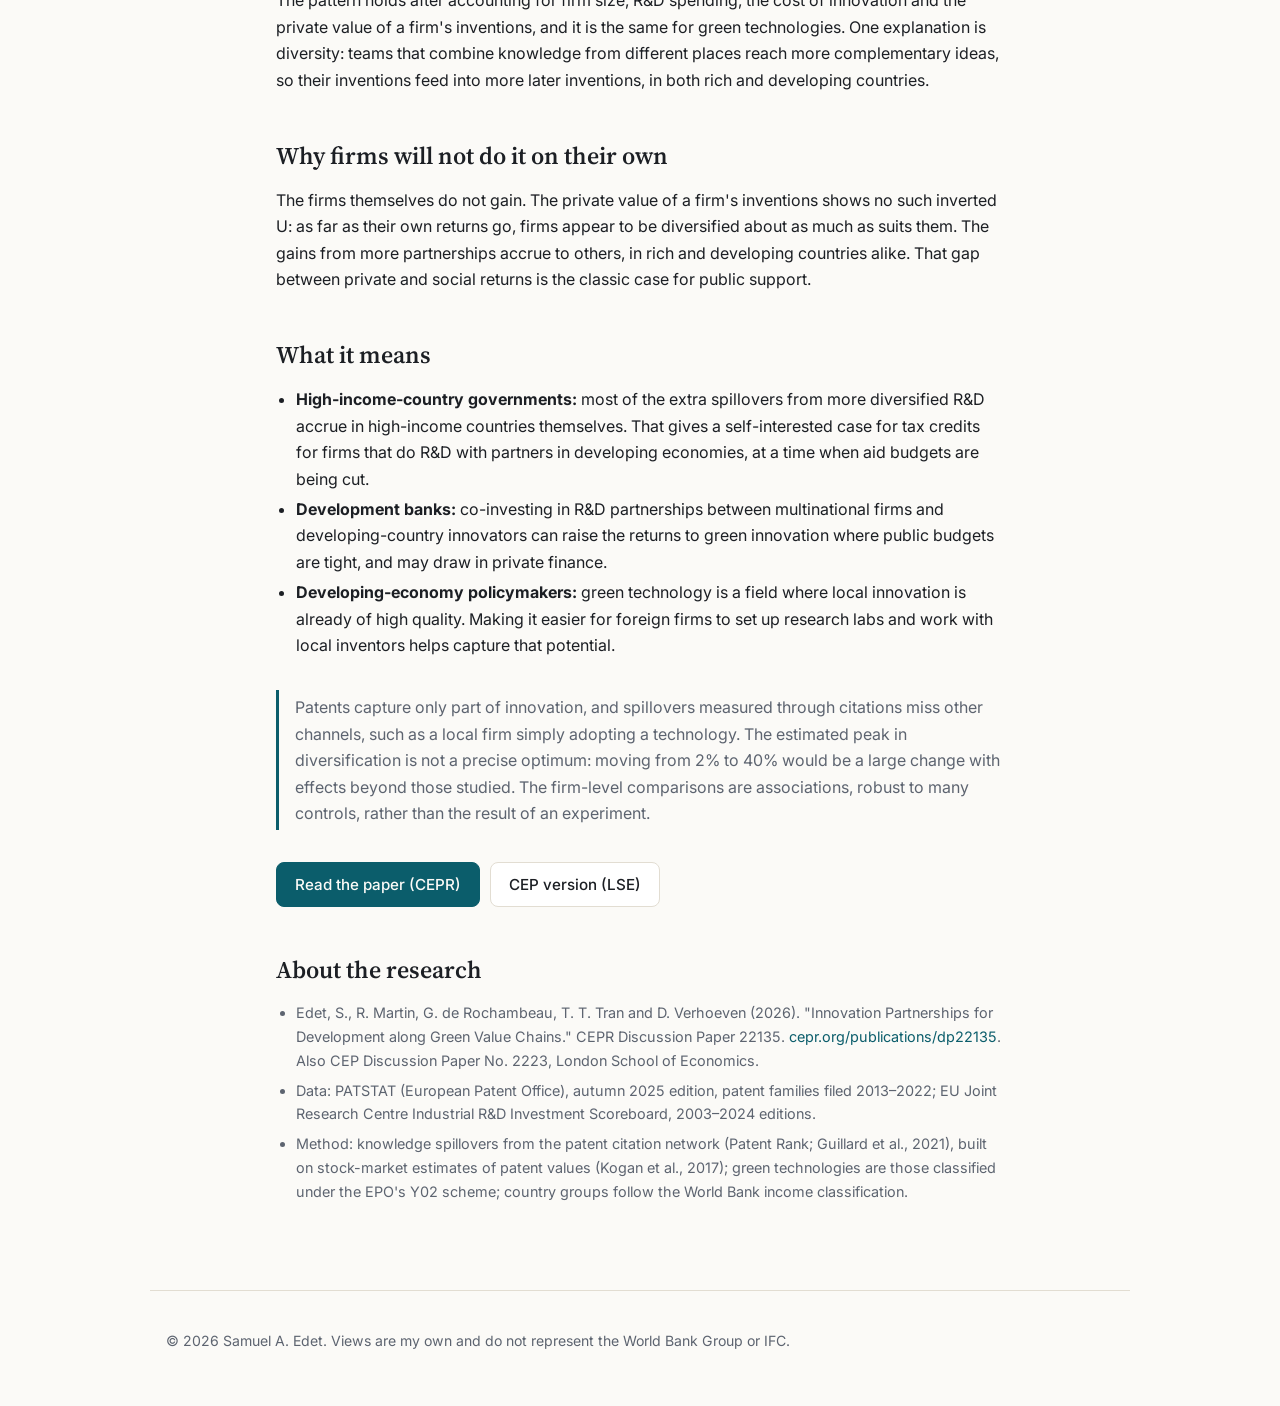
<file: notes/green-innovation-partnerships.html>
<!doctype html>
<html lang="en">
<head>
<meta charset="utf-8">
<meta name="viewport" content="width=device-width, initial-scale=1">
<title>Green Innovation Partnerships · Market &amp; Policy Notes</title>
<meta name="description" content="Half of developing-country green innovation is co-invented with partners in rich countries, and these partnerships produce the most valuable knowledge. The world's top R&amp;D firms do far too little of it.">
<meta property="og:title" content="Partners at the frontier: how collaboration lifts green innovation in developing economies">
<link rel="preconnect" href="https://fonts.googleapis.com">
<link rel="preconnect" href="https://fonts.gstatic.com" crossorigin>
<link href="https://fonts.googleapis.com/css2?family=Inter:wght@400;500;600;700&family=Source+Serif+4:opsz,wght@8..60,500;8..60,600&display=swap" rel="stylesheet">
<link rel="stylesheet" href="../styles.css">
<script>
  try { var t = localStorage.getItem("theme"); if (t) document.documentElement.dataset.theme = t; } catch (e) {}
</script>
</head>
<body>
<header class="topbar">
  <div class="wrap topbar-inner">
    <a class="brand" href="../">Samuel A. Edet</a>
    <nav class="nav" aria-label="Sections">
      <a href="../#research">Research</a>
      <a href="./" aria-current="page">Market &amp; Policy Notes</a>
      <a href="../#experience">Experience</a>
      <a href="../#projects">Projects</a>
      <a href="../#contact">Contact</a>
    </nav>
    <button class="theme-btn" id="theme" type="button" aria-label="Switch light or dark theme">◐</button>
  </div>
</header>

<main>
  <article class="wrap article">
    <a class="back" href="./">← Market &amp; Policy Notes</a>
    <p class="eyebrow">Innovation · Green technology · Development finance</p>
    <h1>Partners at the frontier: how collaboration lifts green innovation in developing economies</h1>
    <p class="byline">Samuel Edet · November 2026 · based on CEPR Discussion Paper 22135, with Ralf Martin, Golvine de
      Rochambeau, Trang Thu Tran and Dennis Verhoeven</p>

    <p class="lede">Green technology is a field where developing countries already innovate well. Their most valuable
      green inventions come from partnerships with researchers in rich countries, yet the world's biggest R&amp;D firms do
      very little of this work. Doing more would raise the returns to innovation in both rich and developing
      economies.</p>

    <ul class="facts">
      <li><strong>48%</strong><span>of developing-country green innovations are co-invented with partners in high-income countries</span></li>
      <li><strong>2%</strong><span>of high-income-country innovations involve a developing-country inventor</span></li>
      <li><strong>4×</strong><span>the knowledge spillovers when a developing-country green innovation has a rich-country partner</span></li>
      <li><strong>~40%</strong><span>share of a firm's innovations with developing-country partners at which spillovers peak, against 2% today</span></li>
    </ul>

    <h2>The question</h2>
    <p>Growth success stories are often tied to new technology waves. China built strong positions not only in making
      solar panels, batteries and electric vehicles, but also in the research behind them. Do other emerging and
      developing economies have a similar opening in green technologies? And if green R&amp;D there is valuable, who will
      pay for it, given tight public budgets?</p>
    <p>The paper uses about 20 million inventions (patent families) filed worldwide in 2013–2022, from the European
      Patent Office's PATSTAT database. An invention counts as green if it is classified under climate-change mitigation
      or adaptation technologies. Its value to others is measured by the knowledge spillovers it generates: the value
      of the later inventions that build on it, directly or indirectly, traced through the patent citation network.
      Throughout, "developing economies" excludes China, which is a story of its own.</p>

    <h2>Green innovation in developing economies is high quality</h2>
    <p>Inventions from developing economies generate smaller spillovers than those from high-income countries on
      average, but the gap is much smaller for green technology. A green invention from a developing economy generates
      about $8.0 million of spillovers, more than the average high-income-country invention across all technologies
      ($7.7 million).</p>
    <p>Allowing for the cost of producing new inventions in each field makes the case stronger. The estimated
      marginal return to further R&amp;D in developing economies rises from 61% across all technologies to 93% for
      green technologies, a bigger jump than in high-income countries (85% to 107%). Inventions from developing
      economies also generate particularly large spillovers to other developing economies, because knowledge travels
      most easily between similar places.</p>

    <h2>The most valuable inventions come from partnerships</h2>
    <p>Innovation in developing economies is unusually collaborative. Almost half of their green inventions (48%)
      involve at least one inventor in a high-income country. By contrast, about 90% of high-income-country inventions
      are made entirely within high-income countries, and only 2% involve a developing-country inventor.</p>
    <p>These partnerships produce the most valuable inventions. A developing-country green invention with a
      rich-country partner generates about four times the spillovers of one made without any foreign partner.</p>

    <figure class="chart" aria-labelledby="c1-title">
      <figcaption id="c1-title"><strong>Partnerships produce the most valuable green inventions</strong>
        <span>Knowledge spillovers per developing-country green invention, US$ million</span></figcaption>
      <div class="bars" data-max="14">
        <div class="bar-row"><span class="bar-label">With a high-income partner</span><span class="bar-track"><span class="bar" style="--v:12.44"></span></span><span class="bar-val">$12.4M</span></div>
        <div class="bar-row"><span class="bar-label">No foreign partner</span><span class="bar-track"><span class="bar" style="--v:3.18"></span></span><span class="bar-val">$3.2M</span></div>
      </div>
      <p class="chart-note">Global spillovers per invention, patent families filed 2013–2022 with at least one inventor in a
        developing economy other than China. Allowing for the cost of innovation, the marginal return is 121% with a
        high-income partner against 61% without one.</p>
    </figure>

    <p>The value does not simply flow out to rich countries. Partnered green inventions also generate three times the
      spillovers to other developing-country innovators ($0.87 million against $0.28 million). That suggests developing
      economies have the capacity to absorb and build on what these partnerships produce.</p>

    <h2>Top R&amp;D firms are doing too little of it</h2>
    <p>The world's largest R&amp;D investors, the firms in the EU's Industrial R&amp;D Investment Scoreboard, are the
      natural partners. About 4,400 of them produce nearly half of all collaborations between high-income and
      developing-economy inventors. Yet the typical firm has no invention with a developing-country inventor at all,
      and on average only about 2% of a firm's inventions involve one.</p>
    <p>Comparing firms shows that this is far too little. Spillovers rise with the share of a firm's inventions made
      with developing-country partners, peak, and then fall: an inverted U. Spillovers to developing economies peak when
      about 44% of a firm's inventions involve developing-country partners, and spillovers to high-income countries
      when about 39% do. Firms that work only in developing economies do worse than diversified firms, which keep a
      foot in both.</p>

    <figure class="chart" aria-labelledby="c2-title">
      <figcaption id="c2-title"><strong>Diversifying from today's low level pays off for both sides</strong>
        <span>Extra spillovers per invention if a firm raises its share of inventions with developing-country partners from 2.2% to 12.3%, US$ million</span></figcaption>
      <div class="bars" data-max="2.5">
        <div class="bar-row"><span class="bar-label">To high-income countries</span><span class="bar-track"><span class="bar" style="--v:1.8"></span></span><span class="bar-val">$1.8M</span></div>
        <div class="bar-row"><span class="bar-label">To developing economies</span><span class="bar-track"><span class="bar" style="--v:0.5"></span></span><span class="bar-val">$0.5M</span></div>
        <div class="bar-row"><span class="bar-label">Worldwide</span><span class="bar-track"><span class="bar" style="--v:2.3"></span></span><span class="bar-val">$2.3M</span></div>
      </div>
      <p class="chart-note">A rise of one standard deviation across firms, holding firm size, R&amp;D spending, the number of
        inventor countries, innovation costs and the private value of the firm's inventions fixed. Estimates for
        Scoreboard firms, 2013–2022.</p>
    </figure>

    <p>The pattern holds after accounting for firm size, R&amp;D spending, the cost of innovation and the private value
      of a firm's inventions, and it is the same for green technologies. One explanation is diversity: teams that
      combine knowledge from different places reach more complementary ideas, so their inventions feed into more later
      inventions, in both rich and developing countries.</p>

    <h2>Why firms will not do it on their own</h2>
    <p>The firms themselves do not gain. The private value of a firm's inventions shows no such inverted U: as far as
      their own returns go, firms appear to be diversified about as much as suits them. The gains from more partnerships
      accrue to others, in rich and developing countries alike. That gap between private and social returns is the
      classic case for public support.</p>

    <h2>What it means</h2>
    <ul class="plain">
      <li><strong>High-income-country governments:</strong> most of the extra spillovers from more diversified R&amp;D
        accrue in high-income countries themselves. That gives a self-interested case for tax credits for firms that do
        R&amp;D with partners in developing economies, at a time when aid budgets are being cut.</li>
      <li><strong>Development banks:</strong> co-investing in R&amp;D partnerships between multinational firms and
        developing-country innovators can raise the returns to green innovation where public budgets are tight, and
        may draw in private finance.</li>
      <li><strong>Developing-economy policymakers:</strong> green technology is a field where local innovation is
        already of high quality. Making it easier for foreign firms to set up research labs and work with local
        inventors helps capture that potential.</li>
    </ul>

    <p class="aside">Patents capture only part of innovation, and spillovers measured through citations miss other
      channels, such as a local firm simply adopting a technology. The estimated peak in diversification is not a
      precise optimum: moving from 2% to 40% would be a large change with effects beyond those studied. The firm-level
      comparisons are associations, robust to many controls, rather than the result of an experiment.</p>

    <div class="hero-links">
      <a class="btn primary" href="https://cepr.org/publications/dp22135">Read the paper (CEPR)</a>
      <a class="btn" href="https://cep.lse.ac.uk/_new/publications/abstract.asp?index=12648">CEP version (LSE)</a>
    </div>

    <h2>About the research</h2>
    <ul class="sources">
      <li>Edet, S., R. Martin, G. de Rochambeau, T. T. Tran and D. Verhoeven (2026). "Innovation Partnerships for
        Development along Green Value Chains." CEPR Discussion Paper 22135.
        <a href="https://cepr.org/publications/dp22135">cepr.org/publications/dp22135</a>. Also CEP Discussion Paper
        No. 2223, London School of Economics.</li>
      <li>Data: PATSTAT (European Patent Office), autumn 2025 edition, patent families filed 2013–2022; EU Joint Research
        Centre Industrial R&amp;D Investment Scoreboard, 2003–2024 editions.</li>
      <li>Method: knowledge spillovers from the patent citation network (Patent Rank; Guillard et al., 2021), built on
        stock-market estimates of patent values (Kogan et al., 2017); green technologies are those classified under the
        EPO's Y02 scheme; country groups follow the World Bank income classification.</li>
    </ul>
  </article>
</main>

<footer class="wrap footer">
  <p>© <span id="year">2026</span> Samuel A. Edet. Views are my own and do not represent the World Bank Group or IFC.</p>
</footer>
<script src="../site.js"></script>
</body>
</html>
</file>
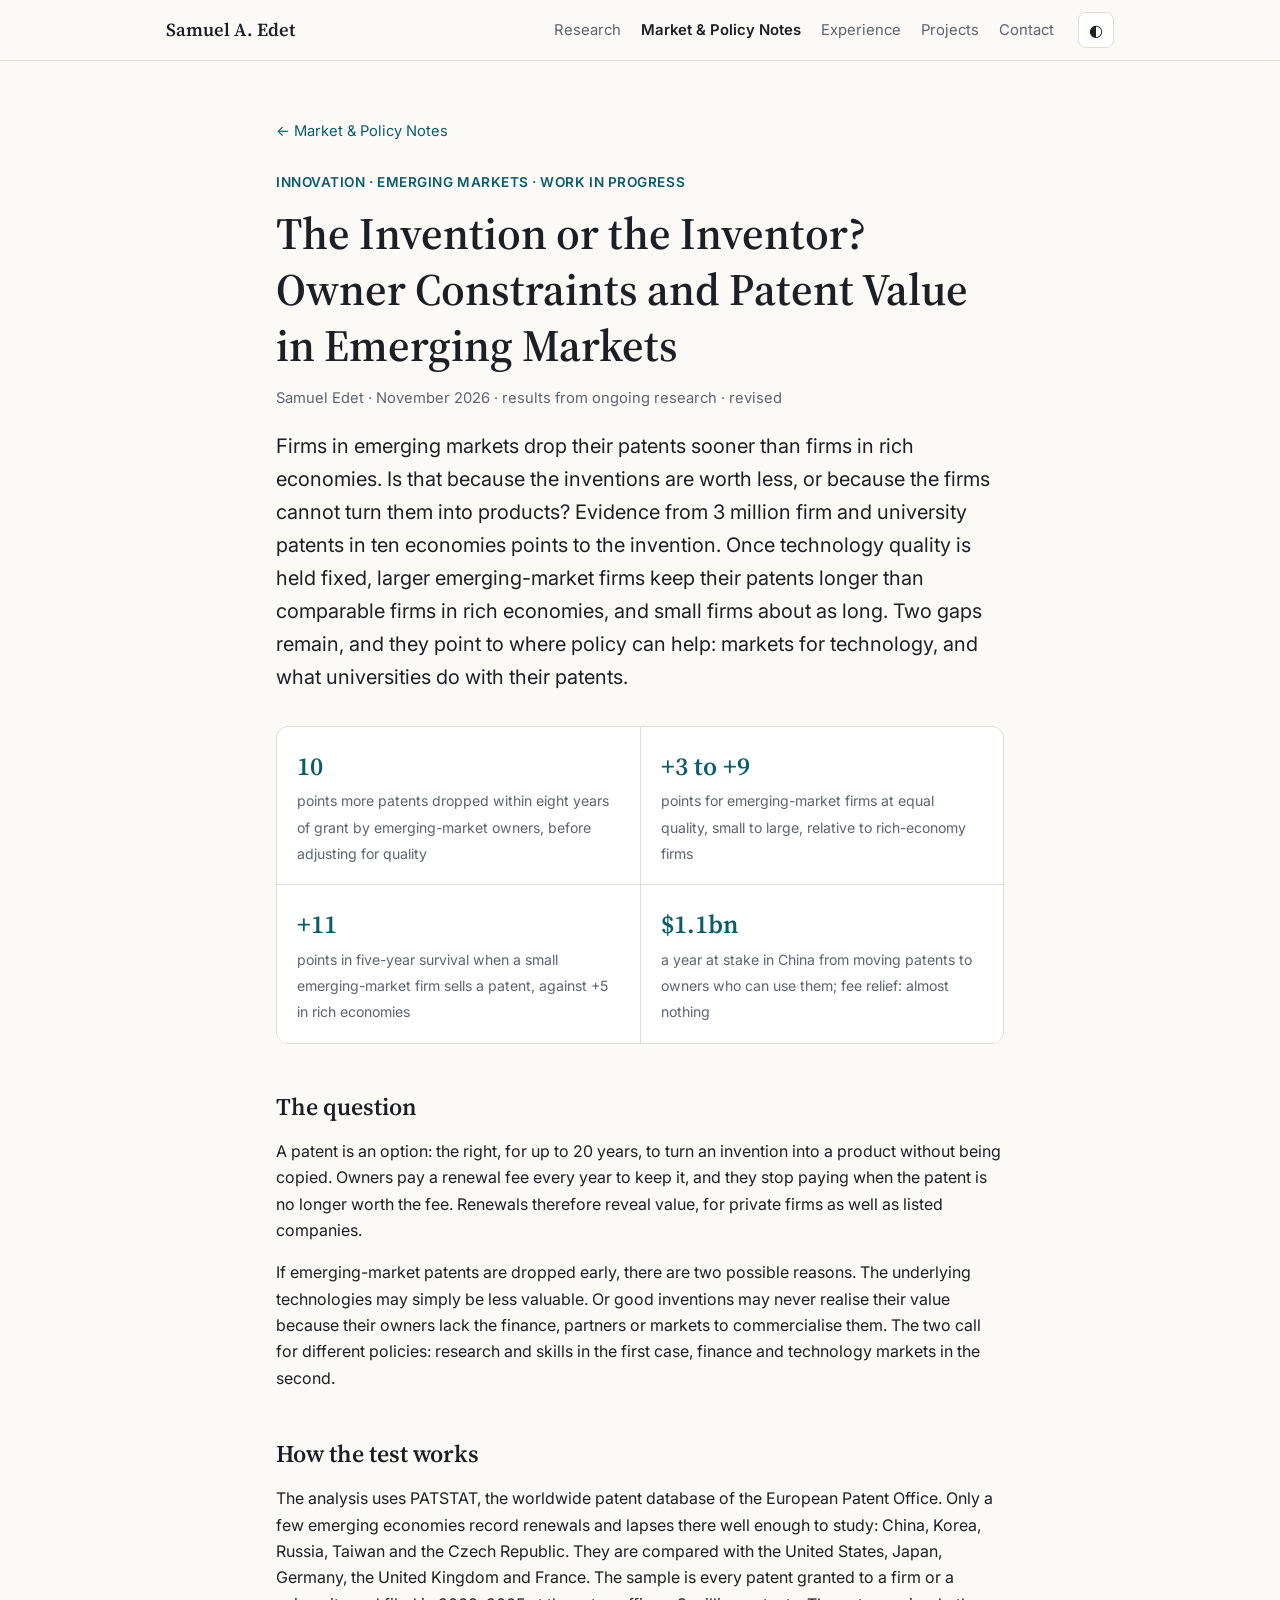
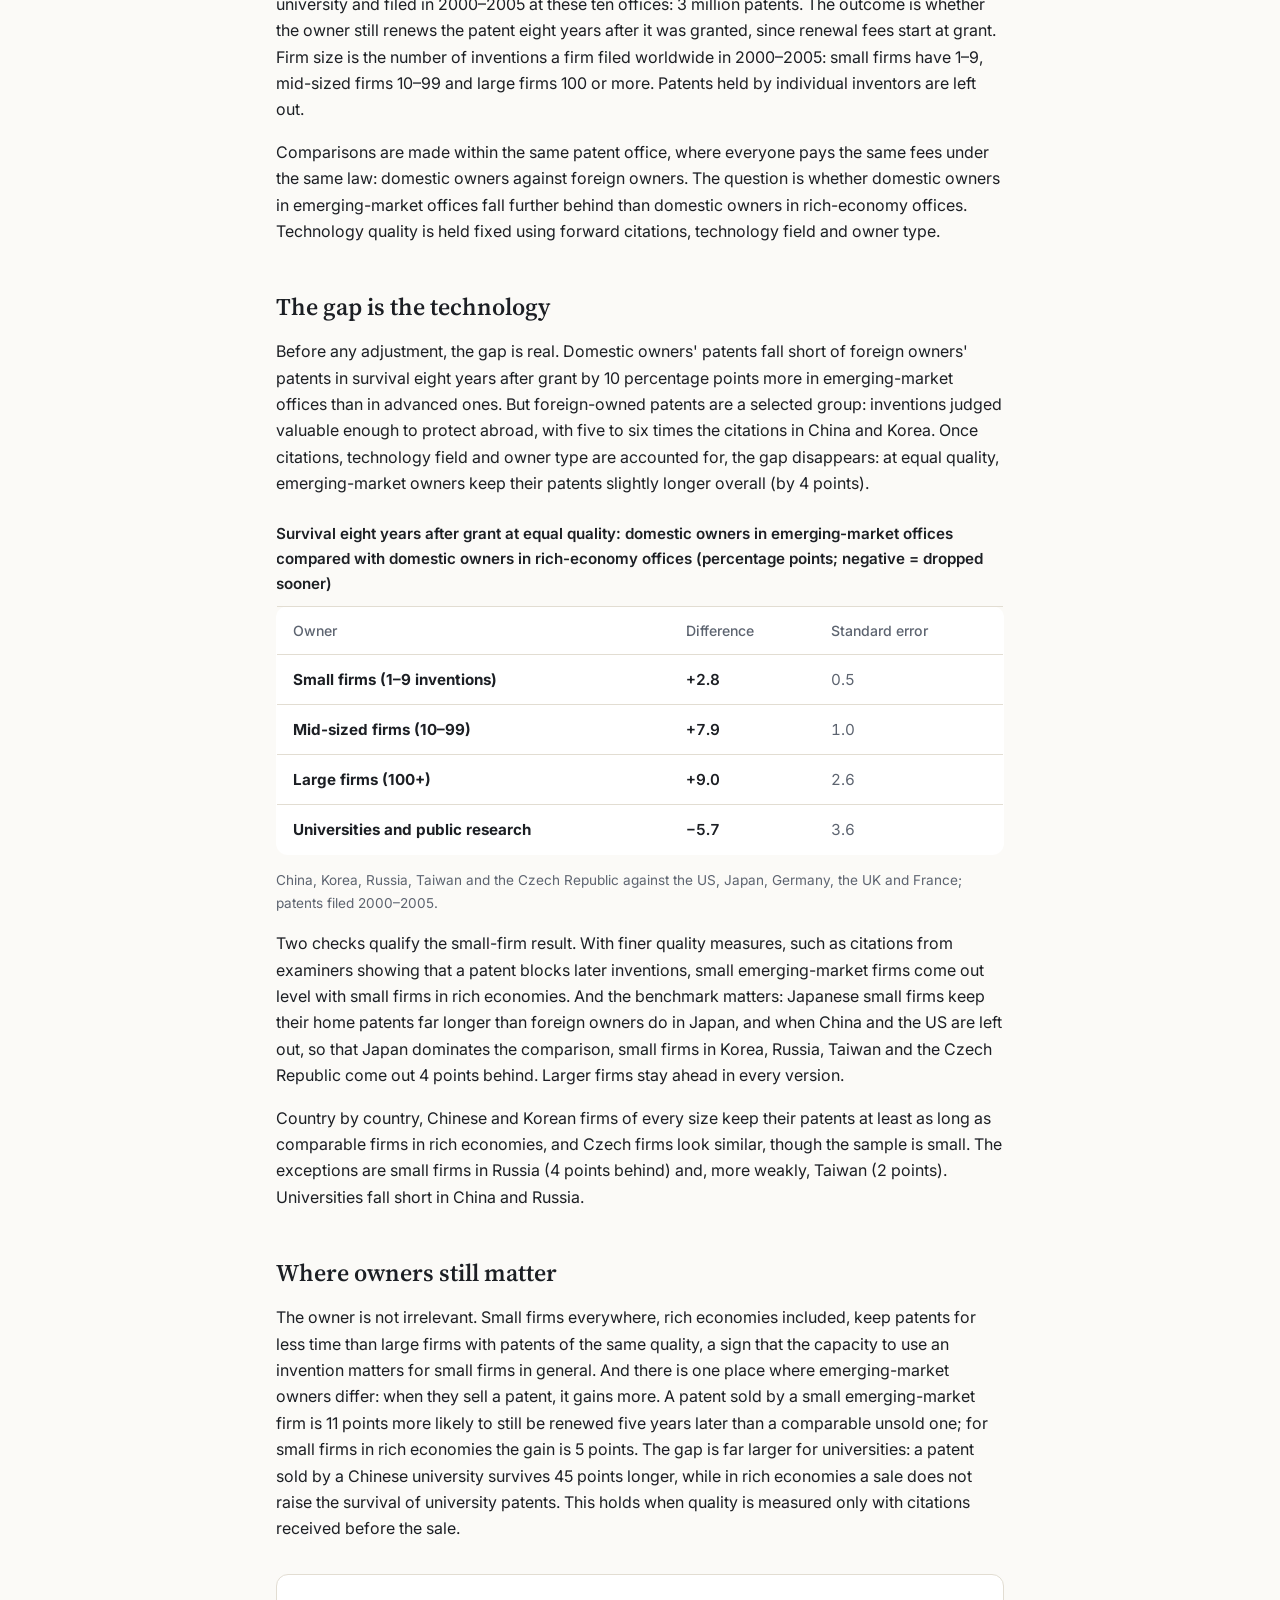
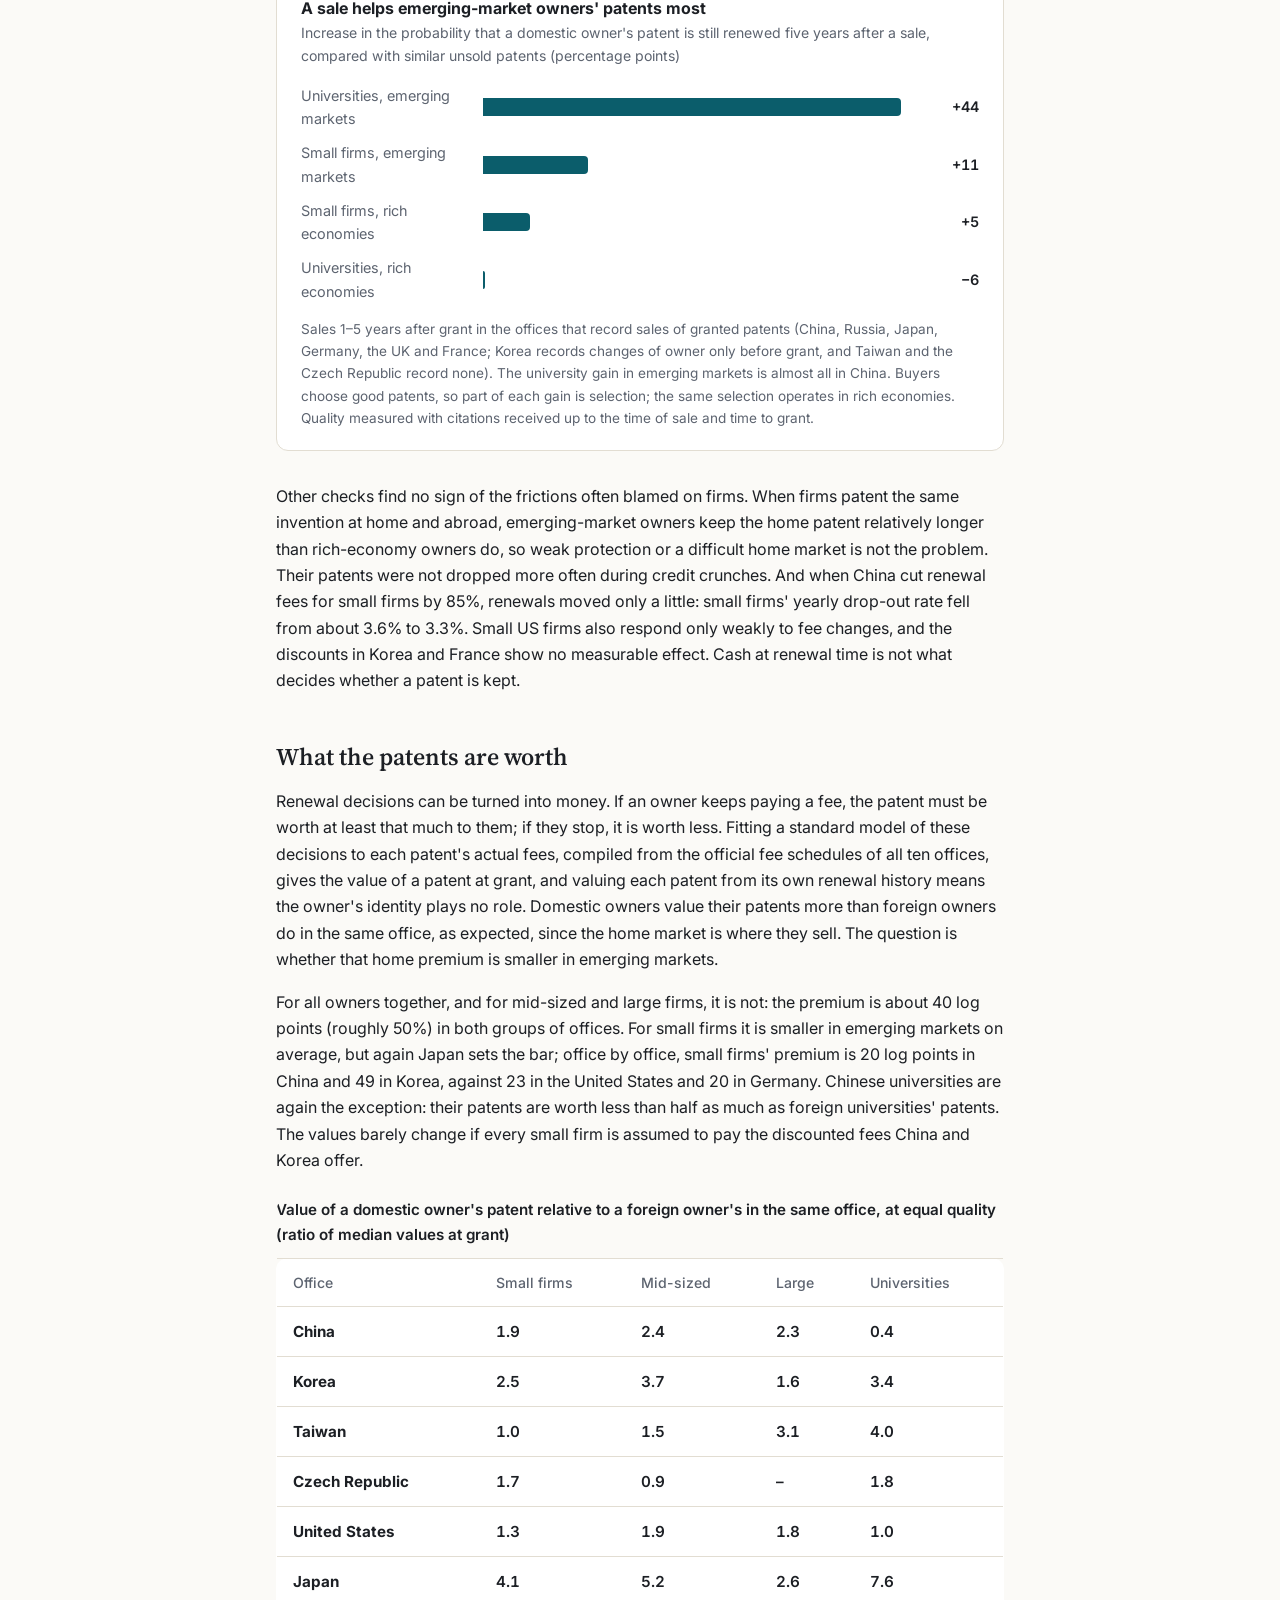
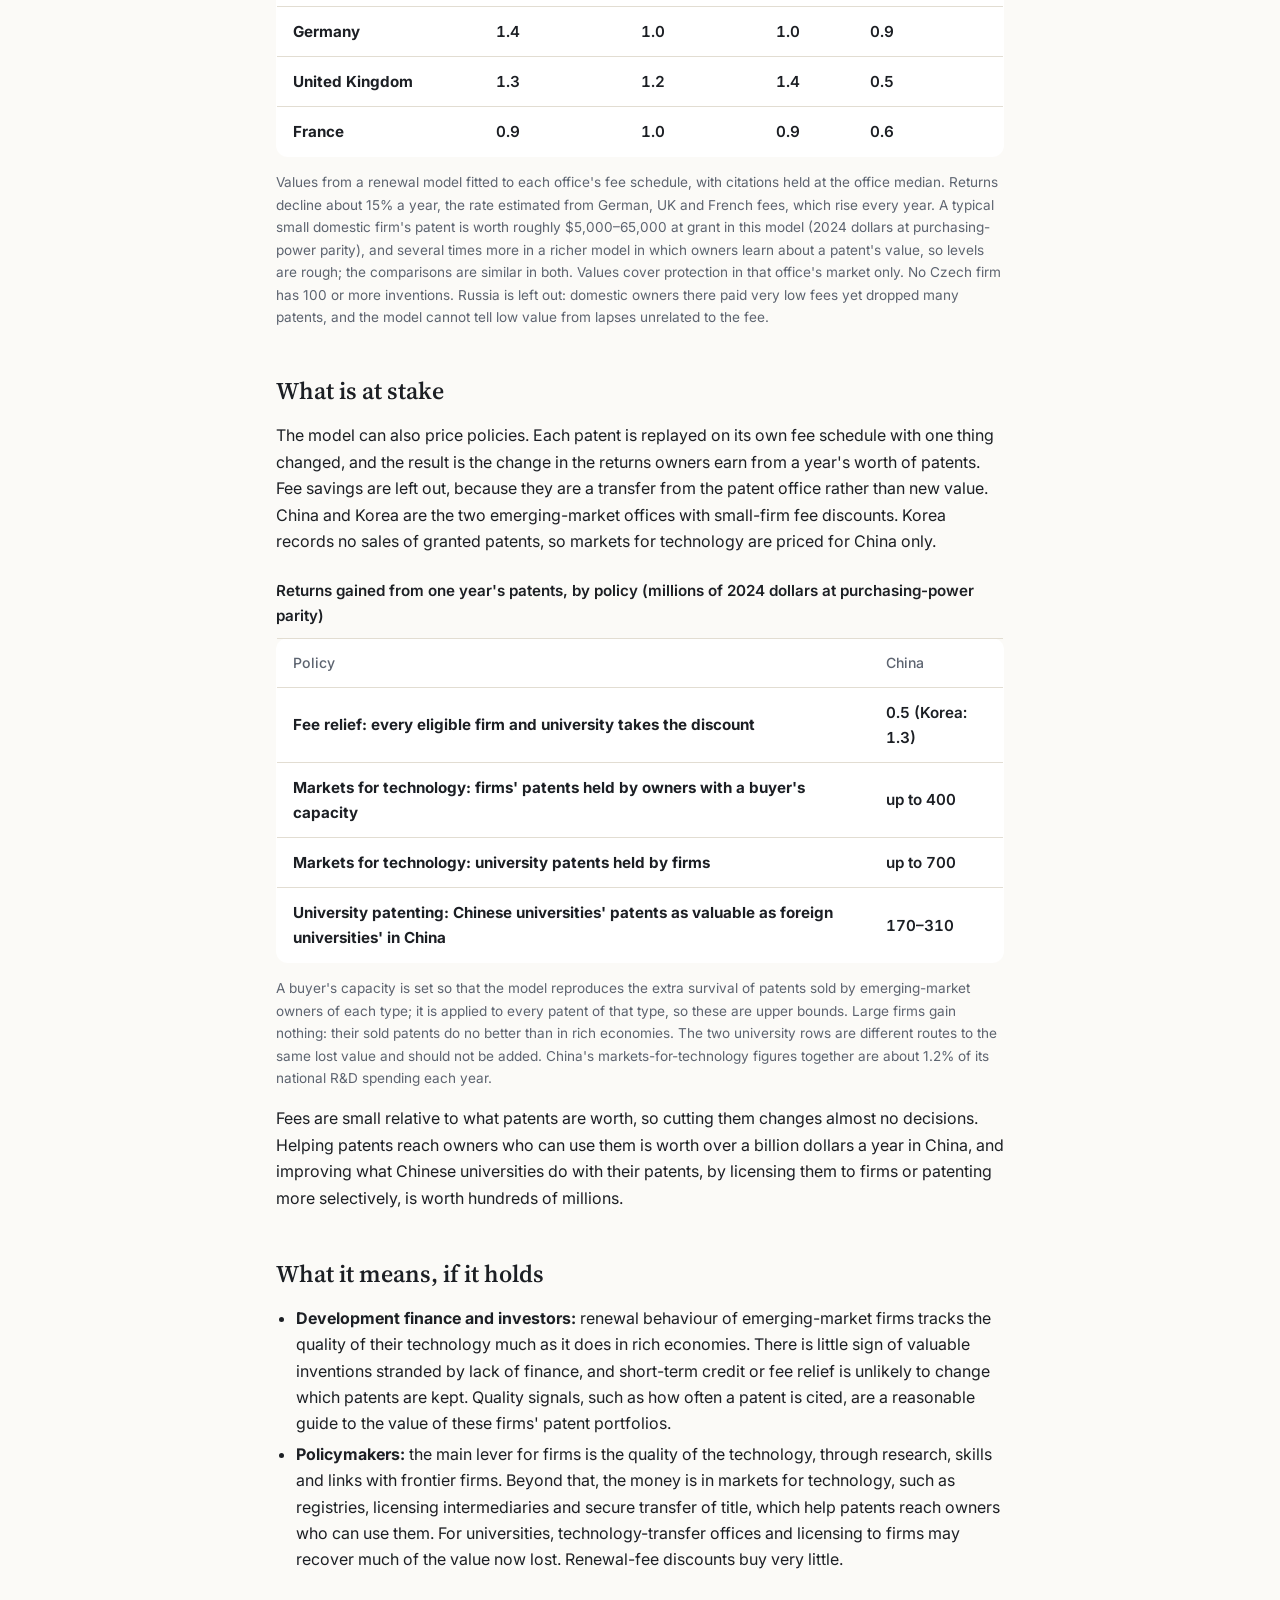
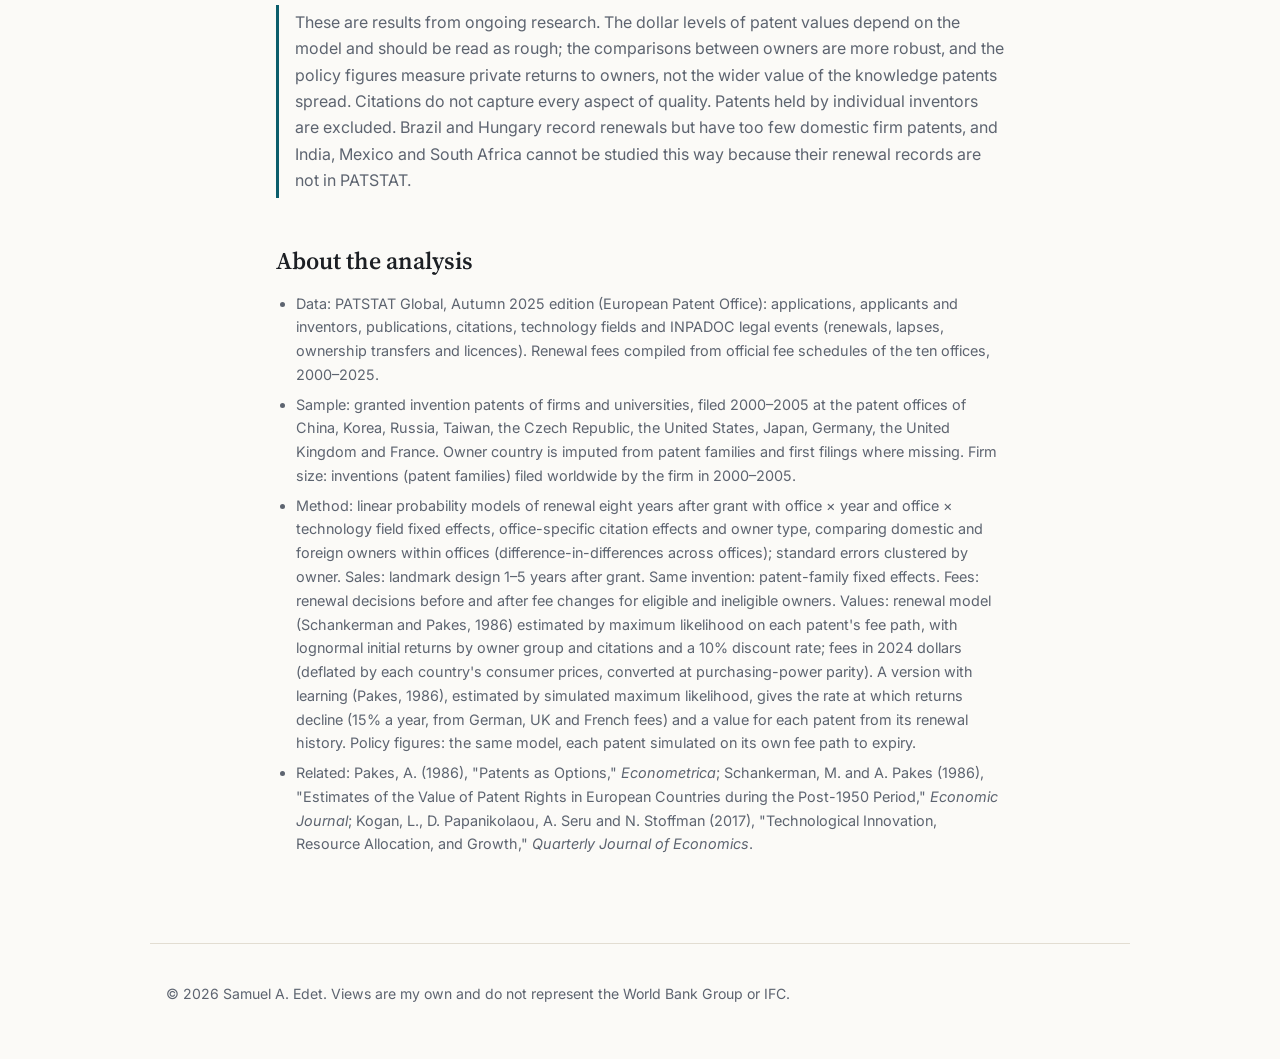
<file: notes/invention-or-inventor.html>
<!doctype html>
<html lang="en">
<head>
<meta charset="utf-8">
<meta name="viewport" content="width=device-width, initial-scale=1">
<title>Invention or Inventor? · Market &amp; Policy Notes</title>
<meta name="description" content="Evidence from 3 million firm and university patents in ten economies: emerging-market firms drop patents sooner because of the technology, not because they cannot realise its value. Markets for technology and university patenting matter far more than fee relief.">
<meta property="og:title" content="The Invention or the Inventor? Owner Constraints and Patent Value in Emerging Markets">
<link rel="preconnect" href="https://fonts.googleapis.com">
<link rel="preconnect" href="https://fonts.gstatic.com" crossorigin>
<link href="https://fonts.googleapis.com/css2?family=Inter:wght@400;500;600;700&family=Source+Serif+4:opsz,wght@8..60,500;8..60,600&display=swap" rel="stylesheet">
<link rel="stylesheet" href="../styles.css">
<script>
  try { var t = localStorage.getItem("theme"); if (t) document.documentElement.dataset.theme = t; } catch (e) {}
</script>
</head>
<body>
<header class="topbar">
  <div class="wrap topbar-inner">
    <a class="brand" href="../">Samuel A. Edet</a>
    <nav class="nav" aria-label="Sections">
      <a href="../#research">Research</a>
      <a href="./" aria-current="page">Market &amp; Policy Notes</a>
      <a href="../#experience">Experience</a>
      <a href="../#projects">Projects</a>
      <a href="../#contact">Contact</a>
    </nav>
    <button class="theme-btn" id="theme" type="button" aria-label="Switch light or dark theme">◐</button>
  </div>
</header>

<main>
  <article class="wrap article">
    <a class="back" href="./">← Market &amp; Policy Notes</a>
    <p class="eyebrow">Innovation · Emerging markets · Work in progress</p>
    <h1>The Invention or the Inventor? Owner Constraints and Patent Value in Emerging Markets</h1>
    <p class="byline">Samuel Edet · November 2026 · results from ongoing research · revised</p>

    <p class="lede">Firms in emerging markets drop their patents sooner than firms in rich economies. Is that because the
      inventions are worth less, or because the firms cannot turn them into products? Evidence from 3 million firm and
      university patents in ten economies points to the invention. Once technology quality is held fixed, larger
      emerging-market firms keep their patents longer than comparable firms in rich economies, and small firms about as
      long. Two gaps remain, and they point to where policy can help: markets for technology, and what universities do
      with their patents.</p>

    <ul class="facts">
      <li><strong>10</strong><span>points more patents dropped within eight years of grant by emerging-market owners, before adjusting for quality</span></li>
      <li><strong>+3 to +9</strong><span>points for emerging-market firms at equal quality, small to large, relative to rich-economy firms</span></li>
      <li><strong>+11</strong><span>points in five-year survival when a small emerging-market firm sells a patent, against +5 in rich economies</span></li>
      <li><strong>$1.1bn</strong><span>a year at stake in China from moving patents to owners who can use them; fee relief: almost nothing</span></li>
    </ul>

    <h2>The question</h2>
    <p>A patent is an option: the right, for up to 20 years, to turn an invention into a product without being
      copied. Owners pay a renewal fee every year to keep it, and they stop paying when the patent is no longer worth
      the fee. Renewals therefore reveal value, for private firms as well as listed companies.</p>
    <p>If emerging-market patents are dropped early, there are two possible reasons. The underlying technologies may
      simply be less valuable. Or good inventions may never realise their value because their owners lack the finance,
      partners or markets to commercialise them. The two call for different policies: research and skills in the first
      case, finance and technology markets in the second.</p>

    <h2>How the test works</h2>
    <p>The analysis uses PATSTAT, the worldwide patent database of the European Patent Office. Only a few emerging
      economies record renewals and lapses there well enough to study: China, Korea, Russia, Taiwan and the Czech
      Republic. They are compared with the United States, Japan, Germany, the United Kingdom and France. The sample is
      every patent granted to a firm or a university and filed in 2000–2005 at these ten offices: 3 million patents.
      The outcome is whether the owner still renews the patent eight years after it was granted, since renewal fees
      start at grant. Firm size is the number of inventions a firm filed worldwide in 2000–2005: small firms have 1–9,
      mid-sized firms 10–99 and large firms 100 or more. Patents held by individual inventors are left out.</p>
    <p>Comparisons are made within the same patent office, where everyone pays the same fees under the same law:
      domestic owners against foreign owners. The question is whether domestic owners in emerging-market offices fall
      further behind than domestic owners in rich-economy offices. Technology quality is held fixed using forward
      citations, technology field and owner type.</p>

    <h2>The gap is the technology</h2>
    <p>Before any adjustment, the gap is real. Domestic owners' patents fall short of foreign owners' patents in
      survival eight years after grant by 10 percentage points more in emerging-market offices than in advanced
      ones. But foreign-owned patents are a selected group: inventions judged valuable enough to
      protect abroad, with five to six times the citations in China and Korea. Once citations, technology field and
      owner type are accounted for, the gap disappears: at equal quality, emerging-market owners keep their patents
      slightly longer overall (by 4 points).</p>

    <table class="cmp">
      <caption>Survival eight years after grant at equal quality: domestic owners in emerging-market offices compared with domestic owners in rich-economy offices (percentage points; negative = dropped sooner)</caption>
      <thead><tr><th scope="col">Owner</th><th scope="col">Difference</th><th scope="col">Standard error</th></tr></thead>
      <tbody>
        <tr><th scope="row">Small firms (1–9 inventions)</th><td>+2.8</td><td class="muted">0.5</td></tr>
        <tr><th scope="row">Mid-sized firms (10–99)</th><td>+7.9</td><td class="muted">1.0</td></tr>
        <tr><th scope="row">Large firms (100+)</th><td>+9.0</td><td class="muted">2.6</td></tr>
        <tr><th scope="row">Universities and public research</th><td>−5.7</td><td class="muted">3.6</td></tr>
      </tbody>
    </table>
    <p class="chart-note">China, Korea, Russia, Taiwan and the Czech Republic against the US, Japan, Germany, the UK and
      France; patents filed 2000–2005.</p>

    <p>Two checks qualify the small-firm result. With finer quality measures, such as citations from examiners showing
      that a patent blocks later inventions, small emerging-market firms come out level with small firms in rich
      economies. And the benchmark matters: Japanese small firms keep their home patents far longer than foreign owners
      do in Japan, and when China and the US are left out, so that Japan dominates the comparison, small firms in Korea,
      Russia, Taiwan and the Czech Republic come out 4 points behind. Larger firms stay ahead in every version.</p>

    <p>Country by country, Chinese and Korean firms of every size keep their patents at least as long as comparable
      firms in rich economies, and Czech firms look similar, though the sample is small. The exceptions are small firms
      in Russia (4 points behind) and, more weakly, Taiwan (2 points). Universities fall short in China and Russia.</p>

    <h2>Where owners still matter</h2>
    <p>The owner is not irrelevant. Small firms everywhere, rich economies included, keep patents for less time than
      large firms with patents of the same quality, a sign that the capacity to use an invention matters for small
      firms in general. And there is one place where emerging-market owners differ: when they sell a patent, it gains
      more. A patent sold by a small emerging-market firm is 11 points more likely to still be renewed five years later
      than a comparable unsold one; for small firms in rich economies the gain is 5 points. The gap is far larger for
      universities: a patent sold by a Chinese university survives 45 points longer, while in rich economies a sale
      does not raise the survival of university patents. This holds when quality is measured only with citations received
      before the sale.</p>

    <figure class="chart" aria-labelledby="c2-title">
      <figcaption id="c2-title"><strong>A sale helps emerging-market owners' patents most</strong>
        <span>Increase in the probability that a domestic owner's patent is still renewed five years after a sale, compared with similar unsold patents (percentage points)</span></figcaption>
      <div class="bars" style="--max:45">
        <div class="bar-row"><span class="bar-label">Universities, emerging markets</span><span class="bar-track"><span class="bar" style="--v:43.9"></span></span><span class="bar-val">+44</span></div>
        <div class="bar-row"><span class="bar-label">Small firms, emerging markets</span><span class="bar-track"><span class="bar" style="--v:11.0"></span></span><span class="bar-val">+11</span></div>
        <div class="bar-row"><span class="bar-label">Small firms, rich economies</span><span class="bar-track"><span class="bar" style="--v:4.9"></span></span><span class="bar-val">+5</span></div>
        <div class="bar-row"><span class="bar-label">Universities, rich economies</span><span class="bar-track"><span class="bar" style="--v:0"></span></span><span class="bar-val">−6</span></div>
      </div>
      <p class="chart-note">Sales 1–5 years after grant in the offices that record sales of granted patents (China, Russia, Japan,
        Germany, the UK and France; Korea records changes of owner only before grant, and Taiwan and the Czech Republic
        record none). The university gain in emerging markets is almost all
        in China. Buyers choose good patents, so part of each gain is selection; the same selection operates in rich
        economies. Quality measured with citations received up to the time of sale and time to grant.</p>
    </figure>

    <p>Other checks find no sign of the frictions often blamed on firms. When firms patent the same invention at home and
      abroad, emerging-market owners keep the home patent relatively longer than rich-economy owners do, so weak
      protection or a difficult home market is not the problem. Their patents were not dropped more often during credit
      crunches. And when China cut renewal fees for small firms by 85%, renewals moved only a little: small firms'
      yearly drop-out rate fell from about 3.6% to 3.3%. Small US firms also respond only weakly to fee changes, and the
      discounts in Korea and France show no measurable effect. Cash at renewal time is not what decides whether a patent
      is kept.</p>

    <h2>What the patents are worth</h2>
    <p>Renewal decisions can be turned into money. If an owner keeps paying a fee, the patent must be worth at least
      that much to them; if they stop, it is worth less. Fitting a standard model of these decisions to each patent's
      actual fees, compiled from the official fee schedules of all ten offices, gives the value of a patent at grant,
      and valuing each patent from its own renewal history means the owner's identity plays no role. Domestic owners
      value their patents more than foreign owners do in the same office, as expected, since the home market is where
      they sell. The question is whether that home premium is smaller in emerging markets.</p>
    <p>For all owners together, and for mid-sized and large firms, it is not: the premium is about 40 log points (roughly
      50%) in both groups of offices. For small firms it is smaller in emerging markets on average, but again Japan sets
      the bar; office by office, small firms' premium is 20 log points in China and 49 in Korea, against 23 in the United
      States and 20 in Germany. Chinese universities are again the exception: their patents are worth less than half as
      much as foreign universities' patents. The values barely change if every small firm is assumed to pay the
      discounted fees China and Korea offer.</p>

    <table class="cmp">
      <caption>Value of a domestic owner's patent relative to a foreign owner's in the same office, at equal quality (ratio of median values at grant)</caption>
      <thead><tr><th scope="col">Office</th><th scope="col">Small firms</th><th scope="col">Mid-sized</th><th scope="col">Large</th><th scope="col">Universities</th></tr></thead>
      <tbody>
        <tr><th scope="row">China</th><td>1.9</td><td>2.4</td><td>2.3</td><td>0.4</td></tr>
        <tr><th scope="row">Korea</th><td>2.5</td><td>3.7</td><td>1.6</td><td>3.4</td></tr>
        <tr><th scope="row">Taiwan</th><td>1.0</td><td>1.5</td><td>3.1</td><td>4.0</td></tr>
        <tr><th scope="row">Czech Republic</th><td>1.7</td><td>0.9</td><td>–</td><td>1.8</td></tr>
        <tr><th scope="row">United States</th><td>1.3</td><td>1.9</td><td>1.8</td><td>1.0</td></tr>
        <tr><th scope="row">Japan</th><td>4.1</td><td>5.2</td><td>2.6</td><td>7.6</td></tr>
        <tr><th scope="row">Germany</th><td>1.4</td><td>1.0</td><td>1.0</td><td>0.9</td></tr>
        <tr><th scope="row">United Kingdom</th><td>1.3</td><td>1.2</td><td>1.4</td><td>0.5</td></tr>
        <tr><th scope="row">France</th><td>0.9</td><td>1.0</td><td>0.9</td><td>0.6</td></tr>
      </tbody>
    </table>
    <p class="chart-note">Values from a renewal model fitted to each office's fee schedule, with citations held at the office
      median. Returns decline about 15% a year, the rate estimated from German, UK and French fees, which rise every
      year. A typical small domestic firm's patent is worth roughly $5,000–65,000 at grant in this model (2024 dollars at
      purchasing-power parity), and several times more in a richer model in which owners learn about a patent's value,
      so levels are rough; the comparisons are similar in both. Values cover protection in that office's market only.
      No Czech firm has 100 or more inventions. Russia is left out: domestic owners there paid very low fees yet dropped
      many patents, and the model cannot tell low value from lapses unrelated to the fee.</p>

    <h2>What is at stake</h2>
    <p>The model can also price policies. Each patent is replayed on its own fee schedule with one thing changed, and
      the result is the change in the returns owners earn from a year's worth of patents. Fee savings are left out,
      because they are a transfer from the patent office rather than new value. China and Korea are the two
      emerging-market offices with small-firm fee discounts. Korea records no sales of granted patents, so
      markets for technology are priced for China only.</p>
    <table class="cmp">
      <caption>Returns gained from one year's patents, by policy (millions of 2024 dollars at purchasing-power parity)</caption>
      <thead><tr><th scope="col">Policy</th><th scope="col">China</th></tr></thead>
      <tbody>
        <tr><th scope="row">Fee relief: every eligible firm and university takes the discount</th><td>0.5 (Korea: 1.3)</td></tr>
        <tr><th scope="row">Markets for technology: firms' patents held by owners with a buyer's capacity</th><td>up to 400</td></tr>
        <tr><th scope="row">Markets for technology: university patents held by firms</th><td>up to 700</td></tr>
        <tr><th scope="row">University patenting: Chinese universities' patents as valuable as foreign universities' in China</th><td>170–310</td></tr>
      </tbody>
    </table>
    <p class="chart-note">A buyer's capacity is set so that the model reproduces the extra survival of patents sold by
      emerging-market owners of each type; it is applied to every patent of that type, so these are upper bounds. Large
      firms gain nothing: their sold patents do no better than in rich economies. The two university rows are different
      routes to the same lost value and should not be added. China's markets-for-technology figures together are about
      1.2% of its national R&amp;D spending each year.</p>
    <p>Fees are small relative to what patents are worth, so cutting them changes almost no decisions. Helping patents
      reach owners who can use them is worth over a billion dollars a year in China, and improving what Chinese
      universities do with their patents, by licensing them to firms or patenting more selectively, is worth hundreds of
      millions.</p>

    <h2>What it means, if it holds</h2>
    <ul class="plain">
      <li><strong>Development finance and investors:</strong> renewal behaviour of emerging-market firms tracks the
        quality of their technology much as it does in rich economies. There is little sign of valuable inventions
        stranded by lack of finance, and short-term credit or fee relief is unlikely to change which patents are kept.
        Quality signals, such as how often a patent is cited, are a reasonable guide to the value of these firms'
        patent portfolios.</li>
      <li><strong>Policymakers:</strong> the main lever for firms is the quality of the technology, through research,
        skills and links with frontier firms. Beyond that, the money is in markets for technology, such as registries,
        licensing intermediaries and secure transfer of title, which help patents reach owners who can use them. For
        universities, technology-transfer offices and licensing to firms may recover much of the value now lost.
        Renewal-fee discounts buy very little.</li>
    </ul>

    <p class="aside">These are results from ongoing research. The dollar levels of patent values depend on the model and
      should be read as rough; the comparisons between owners are more robust, and the policy figures measure private
      returns to owners, not the wider value of the knowledge patents spread. Citations do not capture every aspect of
      quality. Patents held by individual inventors are excluded. Brazil and Hungary record renewals but have too few
      domestic firm patents, and India, Mexico and South Africa cannot be studied this way because their renewal records
      are not in PATSTAT.</p>

    <h2>About the analysis</h2>
    <ul class="sources">
      <li>Data: PATSTAT Global, Autumn 2025 edition (European Patent Office): applications, applicants and inventors,
        publications, citations, technology fields and INPADOC legal events (renewals, lapses, ownership transfers and
        licences). Renewal fees compiled from official fee schedules of the ten offices, 2000–2025.</li>
      <li>Sample: granted invention patents of firms and universities, filed 2000–2005 at the patent offices of China,
        Korea, Russia, Taiwan, the Czech Republic, the United States, Japan, Germany, the United Kingdom and France.
        Owner country is imputed from patent families and first filings where missing. Firm size: inventions (patent
        families) filed worldwide by the firm in 2000–2005.</li>
      <li>Method: linear probability models of renewal eight years after grant with office × year and office ×
        technology field fixed effects, office-specific citation effects and owner type, comparing domestic and foreign
        owners within offices (difference-in-differences across offices); standard errors clustered by owner. Sales:
        landmark design 1–5 years after grant. Same invention: patent-family fixed effects. Fees: renewal decisions before
        and after fee changes for eligible and ineligible owners. Values: renewal model (Schankerman and Pakes, 1986)
        estimated by maximum likelihood on each patent's fee path, with lognormal initial returns by owner group and
        citations and a 10% discount rate; fees in 2024 dollars (deflated by each country's consumer prices, converted
        at purchasing-power parity). A version with learning (Pakes, 1986), estimated by simulated maximum likelihood,
        gives the rate at which returns decline (15% a year, from German, UK and French fees) and a value for each
        patent from its renewal history. Policy figures: the same model, each patent simulated on its own fee path to
        expiry.</li>
      <li>Related: Pakes, A. (1986), "Patents as Options," <em>Econometrica</em>; Schankerman, M. and A. Pakes (1986),
        "Estimates of the Value of Patent Rights in European Countries during the Post-1950 Period," <em>Economic
        Journal</em>; Kogan, L., D. Papanikolaou, A. Seru and N. Stoffman (2017), "Technological Innovation, Resource
        Allocation, and Growth," <em>Quarterly Journal of Economics</em>.</li>
    </ul>
  </article>
</main>

<footer class="wrap footer">
  <p>© <span id="year">2026</span> Samuel A. Edet. Views are my own and do not represent the World Bank Group or IFC.</p>
</footer>
<script src="../site.js"></script>
</body>
</html>
</file>
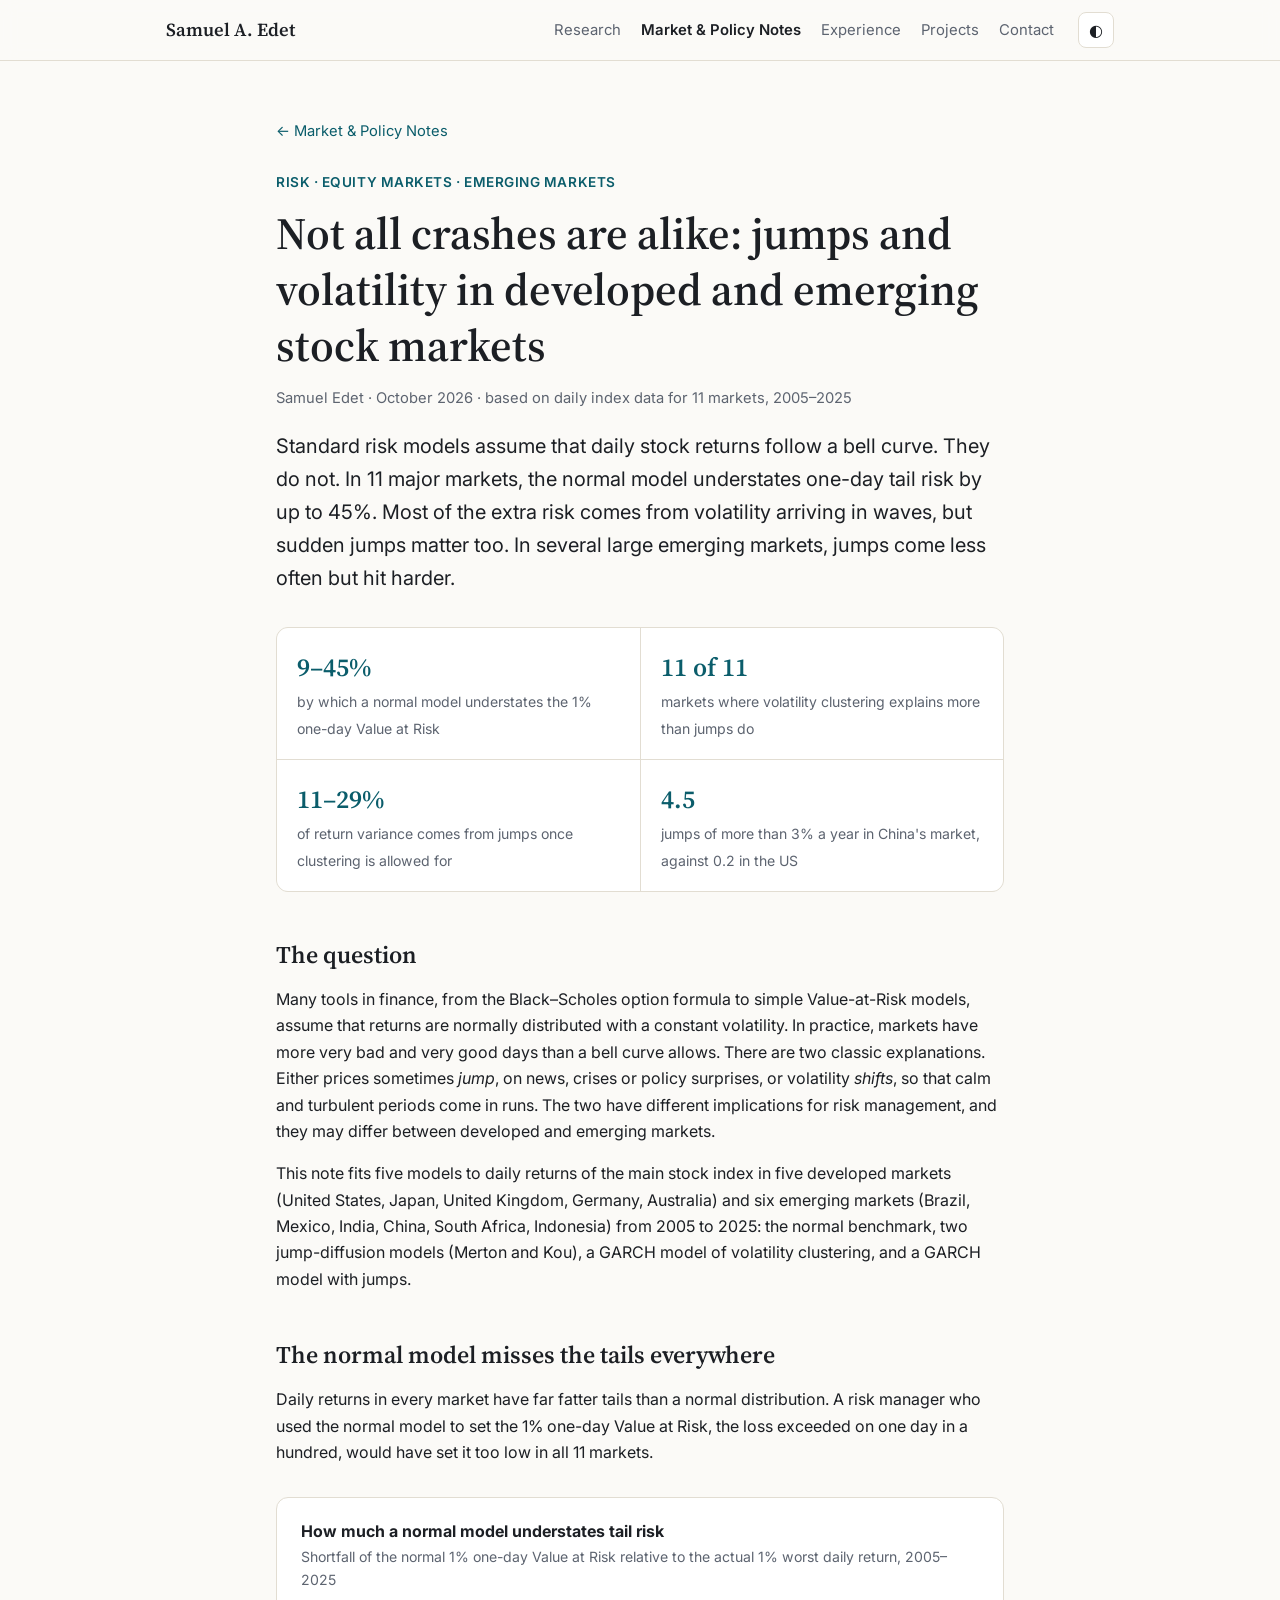
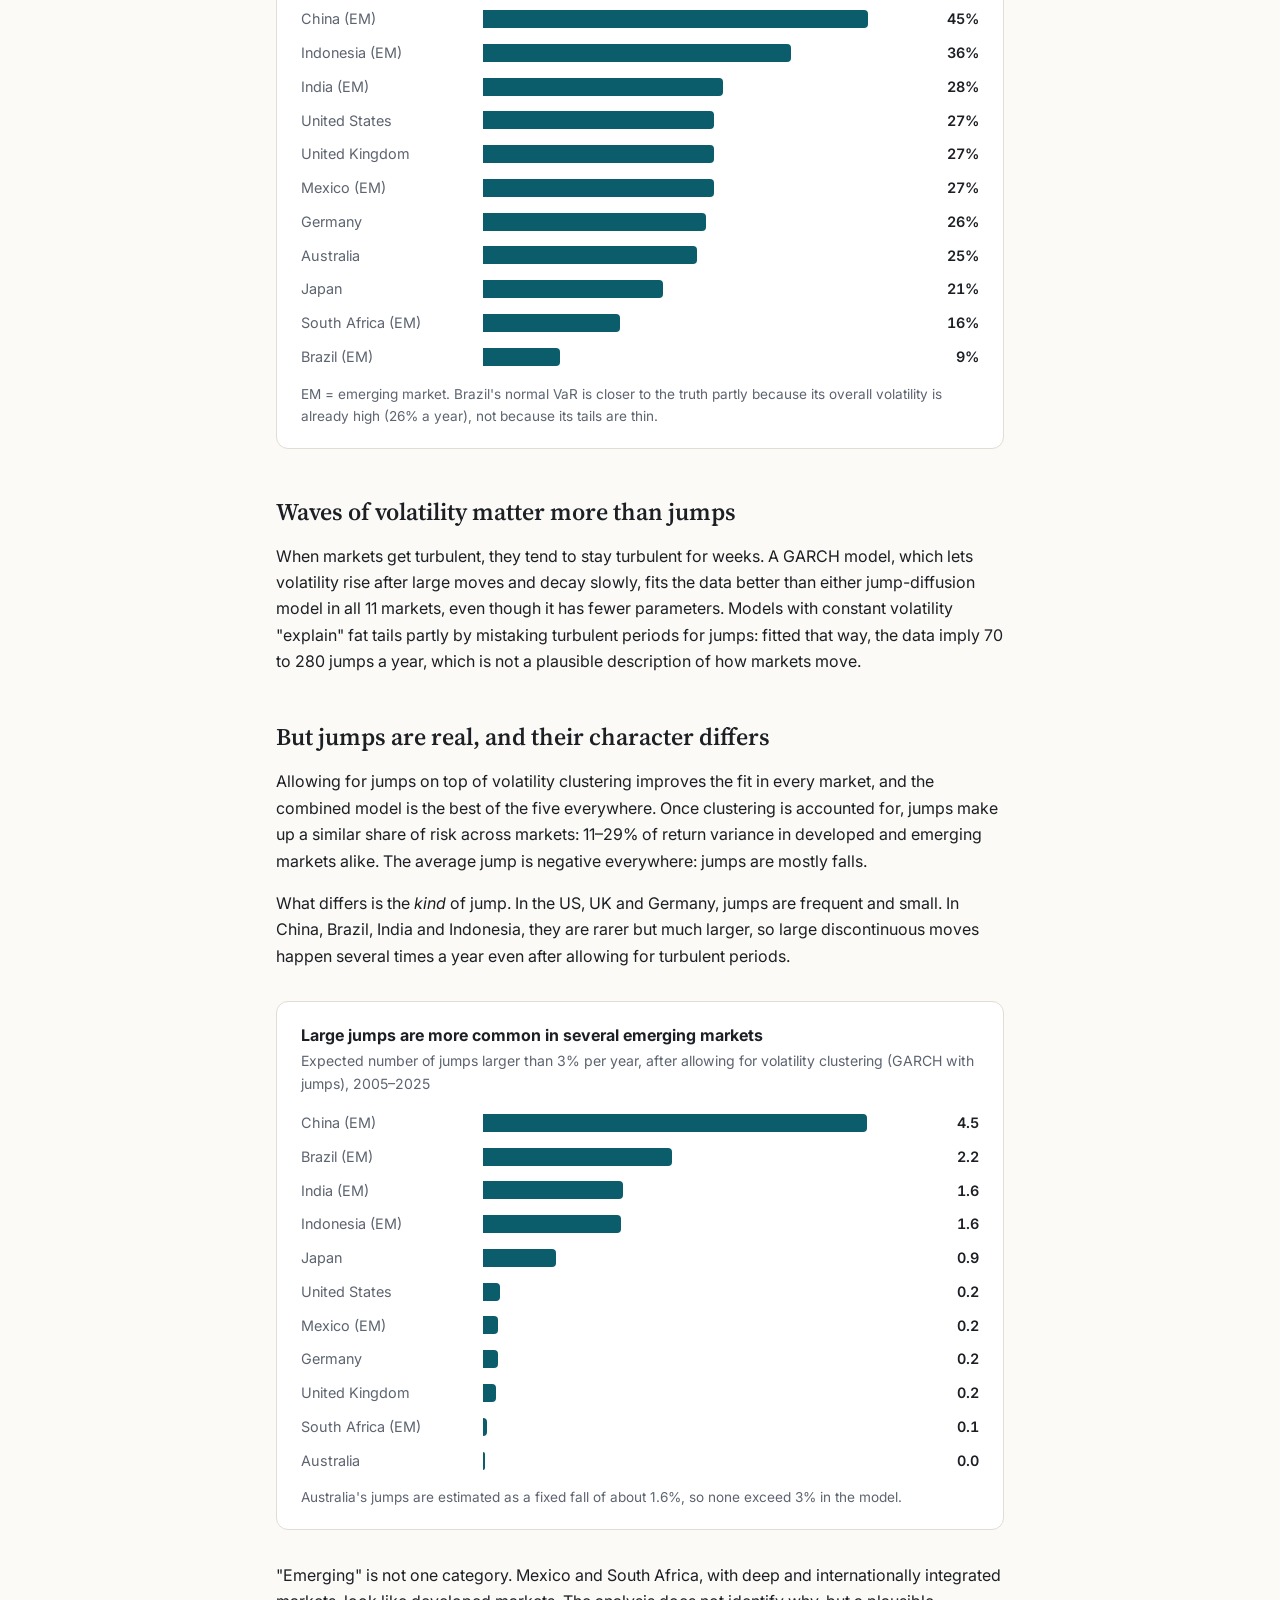
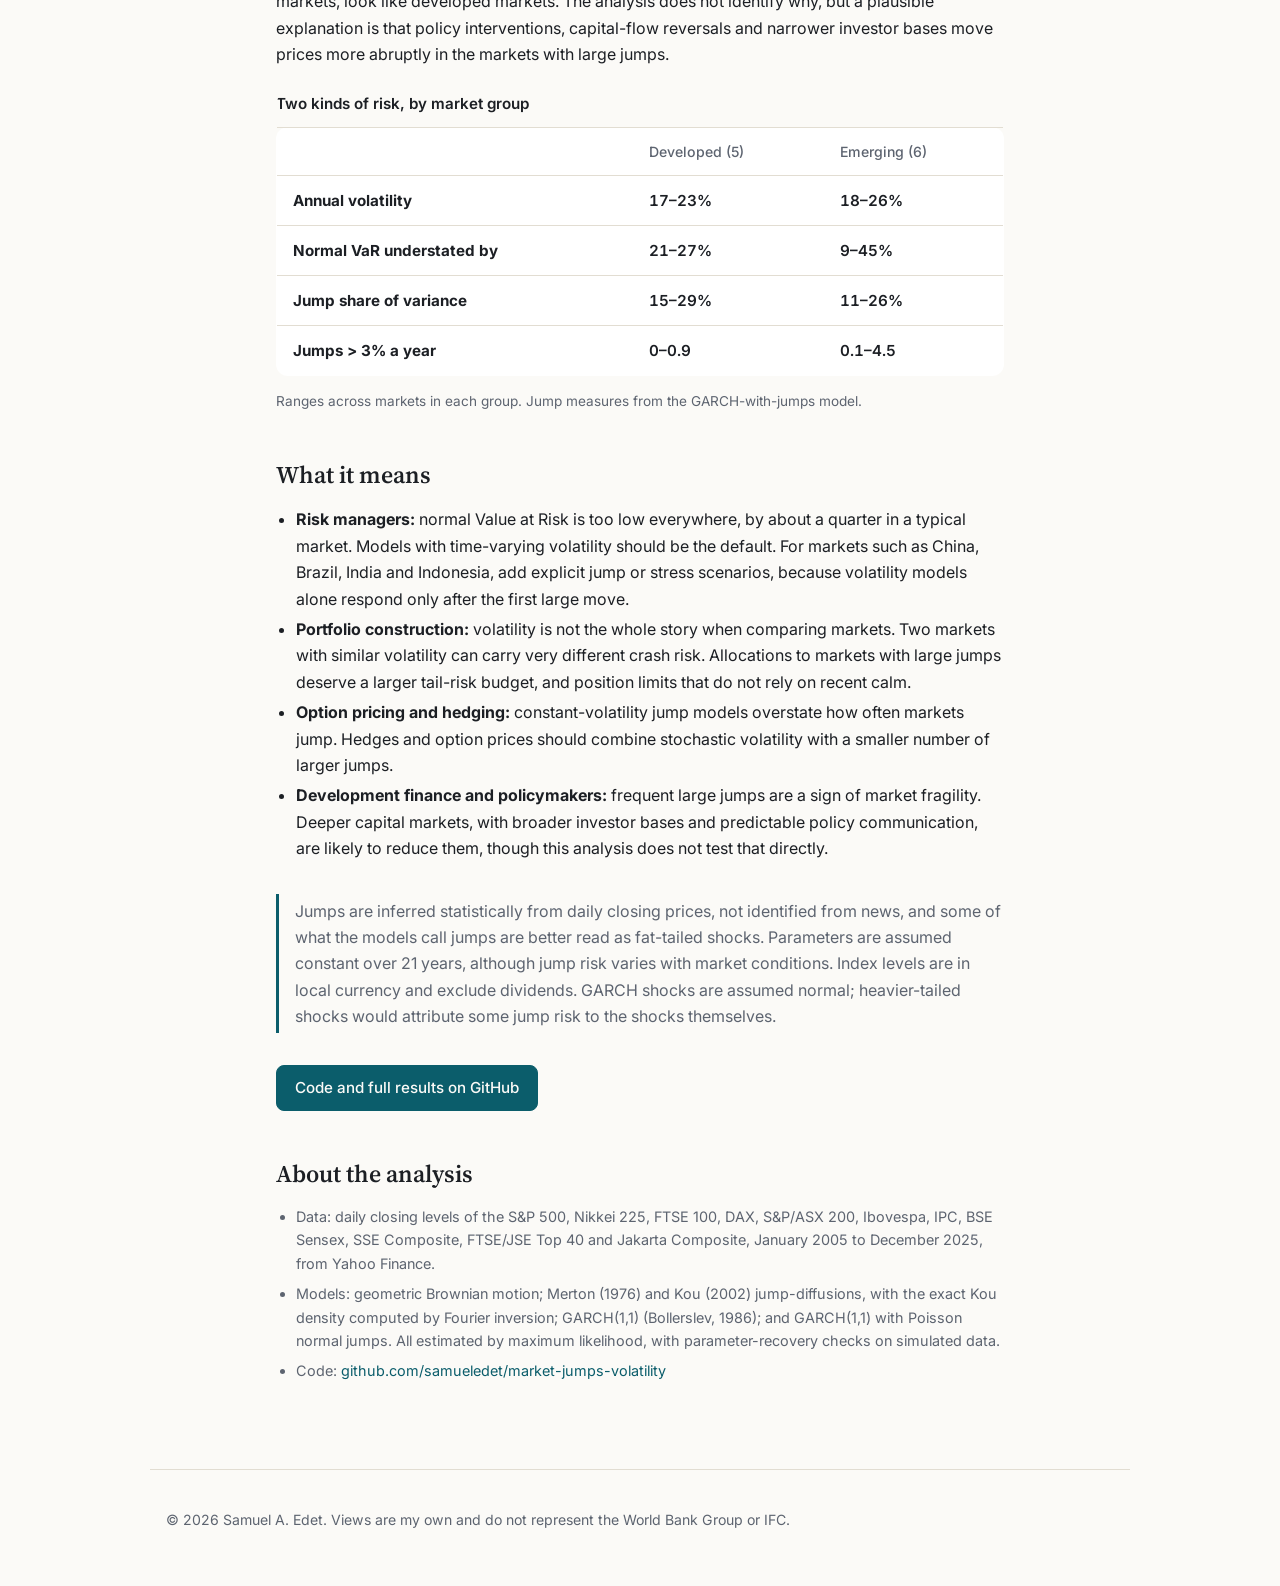
<file: notes/market-jumps.html>
<!doctype html>
<html lang="en">
<head>
<meta charset="utf-8">
<meta name="viewport" content="width=device-width, initial-scale=1">
<title>Not All Crashes Are Alike · Market &amp; Policy Notes</title>
<meta name="description" content="Jumps and volatility in 11 developed and emerging stock markets, 2005–2025: normal models understate tail risk, and some emerging markets jump less often but harder.">
<meta property="og:title" content="Not all crashes are alike: jumps and volatility in developed and emerging stock markets">
<link rel="preconnect" href="https://fonts.googleapis.com">
<link rel="preconnect" href="https://fonts.gstatic.com" crossorigin>
<link href="https://fonts.googleapis.com/css2?family=Inter:wght@400;500;600;700&family=Source+Serif+4:opsz,wght@8..60,500;8..60,600&display=swap" rel="stylesheet">
<link rel="stylesheet" href="../styles.css">
<script>
  try { var t = localStorage.getItem("theme"); if (t) document.documentElement.dataset.theme = t; } catch (e) {}
</script>
</head>
<body>
<header class="topbar">
  <div class="wrap topbar-inner">
    <a class="brand" href="../">Samuel A. Edet</a>
    <nav class="nav" aria-label="Sections">
      <a href="../#research">Research</a>
      <a href="./" aria-current="page">Market &amp; Policy Notes</a>
      <a href="../#experience">Experience</a>
      <a href="../#projects">Projects</a>
      <a href="../#contact">Contact</a>
    </nav>
    <button class="theme-btn" id="theme" type="button" aria-label="Switch light or dark theme">◐</button>
  </div>
</header>

<main>
  <article class="wrap article">
    <a class="back" href="./">← Market &amp; Policy Notes</a>
    <p class="eyebrow">Risk · Equity markets · Emerging markets</p>
    <h1>Not all crashes are alike: jumps and volatility in developed and emerging stock markets</h1>
    <p class="byline">Samuel Edet · October 2026 · based on daily index data for 11 markets, 2005–2025</p>

    <p class="lede">Standard risk models assume that daily stock returns follow a bell curve. They do not. In 11 major
      markets, the normal model understates one-day tail risk by up to 45%. Most of the extra risk comes from
      volatility arriving in waves, but sudden jumps matter too. In several large emerging markets, jumps come less
      often but hit harder.</p>

    <ul class="facts">
      <li><strong>9–45%</strong><span>by which a normal model understates the 1% one-day Value at Risk</span></li>
      <li><strong>11 of 11</strong><span>markets where volatility clustering explains more than jumps do</span></li>
      <li><strong>11–29%</strong><span>of return variance comes from jumps once clustering is allowed for</span></li>
      <li><strong>4.5</strong><span>jumps of more than 3% a year in China's market, against 0.2 in the US</span></li>
    </ul>

    <h2>The question</h2>
    <p>Many tools in finance, from the Black–Scholes option formula to simple Value-at-Risk models, assume that
      returns are normally distributed with a constant volatility. In practice, markets have more very bad and very
      good days than a bell curve allows. There are two classic explanations. Either prices sometimes <em>jump</em>,
      on news, crises or policy surprises, or volatility <em>shifts</em>, so that calm and turbulent periods come in
      runs. The two have different implications for risk management, and they may differ between developed and
      emerging markets.</p>
    <p>This note fits five models to daily returns of the main stock index in five developed markets (United States,
      Japan, United Kingdom, Germany, Australia) and six emerging markets (Brazil, Mexico, India, China, South Africa,
      Indonesia) from 2005 to 2025: the normal benchmark, two jump-diffusion models (Merton and Kou), a GARCH model of
      volatility clustering, and a GARCH model with jumps.</p>

    <h2>The normal model misses the tails everywhere</h2>
    <p>Daily returns in every market have far fatter tails than a normal distribution. A risk manager who used the
      normal model to set the 1% one-day Value at Risk, the loss exceeded on one day in a hundred, would have set it
      too low in all 11 markets.</p>

    <figure class="chart" aria-labelledby="c1-title">
      <figcaption id="c1-title"><strong>How much a normal model understates tail risk</strong>
        <span>Shortfall of the normal 1% one-day Value at Risk relative to the actual 1% worst daily return, 2005–2025</span></figcaption>
      <div class="bars" style="--max:50">
        <div class="bar-row"><span class="bar-label">China (EM)</span><span class="bar-track"><span class="bar" style="--v:45"></span></span><span class="bar-val">45%</span></div>
        <div class="bar-row"><span class="bar-label">Indonesia (EM)</span><span class="bar-track"><span class="bar" style="--v:36"></span></span><span class="bar-val">36%</span></div>
        <div class="bar-row"><span class="bar-label">India (EM)</span><span class="bar-track"><span class="bar" style="--v:28"></span></span><span class="bar-val">28%</span></div>
        <div class="bar-row"><span class="bar-label">United States</span><span class="bar-track"><span class="bar" style="--v:27"></span></span><span class="bar-val">27%</span></div>
        <div class="bar-row"><span class="bar-label">United Kingdom</span><span class="bar-track"><span class="bar" style="--v:27"></span></span><span class="bar-val">27%</span></div>
        <div class="bar-row"><span class="bar-label">Mexico (EM)</span><span class="bar-track"><span class="bar" style="--v:27"></span></span><span class="bar-val">27%</span></div>
        <div class="bar-row"><span class="bar-label">Germany</span><span class="bar-track"><span class="bar" style="--v:26"></span></span><span class="bar-val">26%</span></div>
        <div class="bar-row"><span class="bar-label">Australia</span><span class="bar-track"><span class="bar" style="--v:25"></span></span><span class="bar-val">25%</span></div>
        <div class="bar-row"><span class="bar-label">Japan</span><span class="bar-track"><span class="bar" style="--v:21"></span></span><span class="bar-val">21%</span></div>
        <div class="bar-row"><span class="bar-label">South Africa (EM)</span><span class="bar-track"><span class="bar" style="--v:16"></span></span><span class="bar-val">16%</span></div>
        <div class="bar-row"><span class="bar-label">Brazil (EM)</span><span class="bar-track"><span class="bar" style="--v:9"></span></span><span class="bar-val">9%</span></div>
      </div>
      <p class="chart-note">EM = emerging market. Brazil's normal VaR is closer to the truth partly because its overall volatility is
        already high (26% a year), not because its tails are thin.</p>
    </figure>

    <h2>Waves of volatility matter more than jumps</h2>
    <p>When markets get turbulent, they tend to stay turbulent for weeks. A GARCH model, which lets volatility rise
      after large moves and decay slowly, fits the data better than either jump-diffusion model in all 11 markets, even
      though it has fewer parameters. Models with constant volatility "explain" fat tails partly by mistaking
      turbulent periods for jumps: fitted that way, the data imply 70 to 280 jumps a year, which is not a plausible
      description of how markets move.</p>

    <h2>But jumps are real, and their character differs</h2>
    <p>Allowing for jumps on top of volatility clustering improves the fit in every market, and the combined model is
      the best of the five everywhere. Once clustering is accounted for, jumps make up a similar share of risk across
      markets: 11–29% of return variance in developed and emerging markets alike. The average jump is negative
      everywhere: jumps are mostly falls.</p>
    <p>What differs is the <em>kind</em> of jump. In the US, UK and Germany, jumps are frequent and small. In China,
      Brazil, India and Indonesia, they are rarer but much larger, so large discontinuous moves happen several times a
      year even after allowing for turbulent periods.</p>

    <figure class="chart" aria-labelledby="c2-title">
      <figcaption id="c2-title"><strong>Large jumps are more common in several emerging markets</strong>
        <span>Expected number of jumps larger than 3% per year, after allowing for volatility clustering (GARCH with jumps), 2005–2025</span></figcaption>
      <div class="bars" style="--max:5">
        <div class="bar-row"><span class="bar-label">China (EM)</span><span class="bar-track"><span class="bar" style="--v:4.49"></span></span><span class="bar-val">4.5</span></div>
        <div class="bar-row"><span class="bar-label">Brazil (EM)</span><span class="bar-track"><span class="bar" style="--v:2.21"></span></span><span class="bar-val">2.2</span></div>
        <div class="bar-row"><span class="bar-label">India (EM)</span><span class="bar-track"><span class="bar" style="--v:1.64"></span></span><span class="bar-val">1.6</span></div>
        <div class="bar-row"><span class="bar-label">Indonesia (EM)</span><span class="bar-track"><span class="bar" style="--v:1.61"></span></span><span class="bar-val">1.6</span></div>
        <div class="bar-row"><span class="bar-label">Japan</span><span class="bar-track"><span class="bar" style="--v:0.85"></span></span><span class="bar-val">0.9</span></div>
        <div class="bar-row"><span class="bar-label">United States</span><span class="bar-track"><span class="bar" style="--v:0.2"></span></span><span class="bar-val">0.2</span></div>
        <div class="bar-row"><span class="bar-label">Mexico (EM)</span><span class="bar-track"><span class="bar" style="--v:0.17"></span></span><span class="bar-val">0.2</span></div>
        <div class="bar-row"><span class="bar-label">Germany</span><span class="bar-track"><span class="bar" style="--v:0.17"></span></span><span class="bar-val">0.2</span></div>
        <div class="bar-row"><span class="bar-label">United Kingdom</span><span class="bar-track"><span class="bar" style="--v:0.15"></span></span><span class="bar-val">0.2</span></div>
        <div class="bar-row"><span class="bar-label">South Africa (EM)</span><span class="bar-track"><span class="bar" style="--v:0.05"></span></span><span class="bar-val">0.1</span></div>
        <div class="bar-row"><span class="bar-label">Australia</span><span class="bar-track"><span class="bar" style="--v:0"></span></span><span class="bar-val">0.0</span></div>
      </div>
      <p class="chart-note">Australia's jumps are estimated as a fixed fall of about 1.6%, so none exceed 3% in the model.</p>
    </figure>

    <p>"Emerging" is not one category. Mexico and South Africa, with deep and internationally integrated markets,
      look like developed markets. The analysis does not identify why, but a plausible explanation is that policy
      interventions, capital-flow reversals and narrower investor bases move prices more abruptly in the markets
      with large jumps.</p>

    <table class="cmp">
      <caption>Two kinds of risk, by market group</caption>
      <thead><tr><th scope="col"></th><th scope="col">Developed (5)</th><th scope="col">Emerging (6)</th></tr></thead>
      <tbody>
        <tr><th scope="row">Annual volatility</th><td>17–23%</td><td>18–26%</td></tr>
        <tr><th scope="row">Normal VaR understated by</th><td>21–27%</td><td>9–45%</td></tr>
        <tr><th scope="row">Jump share of variance</th><td>15–29%</td><td>11–26%</td></tr>
        <tr><th scope="row">Jumps &gt; 3% a year</th><td>0–0.9</td><td>0.1–4.5</td></tr>
      </tbody>
    </table>
    <p class="chart-note">Ranges across markets in each group. Jump measures from the GARCH-with-jumps model.</p>

    <h2>What it means</h2>
    <ul class="plain">
      <li><strong>Risk managers:</strong> normal Value at Risk is too low everywhere, by about a quarter in a typical market.
        Models with time-varying volatility should be the default. For markets such as China, Brazil, India and
        Indonesia, add explicit jump or stress scenarios, because volatility models alone respond only after the first
        large move.</li>
      <li><strong>Portfolio construction:</strong> volatility is not the whole story when comparing markets. Two markets
        with similar volatility can carry very different crash risk. Allocations to markets with large jumps deserve a
        larger tail-risk budget, and position limits that do not rely on recent calm.</li>
      <li><strong>Option pricing and hedging:</strong> constant-volatility jump models overstate how often markets jump.
        Hedges and option prices should combine stochastic volatility with a smaller number of larger jumps.</li>
      <li><strong>Development finance and policymakers:</strong> frequent large jumps are a sign of market fragility.
        Deeper capital markets, with broader investor bases and predictable policy communication, are likely to
        reduce them, though this analysis does not test that directly.</li>
    </ul>

    <p class="aside">Jumps are inferred statistically from daily closing prices, not identified from news, and some
      of what the models call jumps are better read as fat-tailed shocks. Parameters are assumed constant over 21
      years, although jump risk varies with market conditions. Index levels are in local currency and exclude
      dividends. GARCH shocks are assumed normal; heavier-tailed shocks would attribute some jump risk to the shocks
      themselves.</p>

    <div class="hero-links">
      <a class="btn primary" href="https://github.com/samueledet/market-jumps-volatility">Code and full results on GitHub</a>
    </div>

    <h2>About the analysis</h2>
    <ul class="sources">
      <li>Data: daily closing levels of the S&amp;P 500, Nikkei 225, FTSE 100, DAX, S&amp;P/ASX 200, Ibovespa, IPC,
        BSE Sensex, SSE Composite, FTSE/JSE Top 40 and Jakarta Composite, January 2005 to December 2025, from Yahoo
        Finance.</li>
      <li>Models: geometric Brownian motion; Merton (1976) and Kou (2002) jump-diffusions, with the exact Kou density
        computed by Fourier inversion; GARCH(1,1) (Bollerslev, 1986); and GARCH(1,1) with Poisson normal jumps. All
        estimated by maximum likelihood, with parameter-recovery checks on simulated data.</li>
      <li>Code: <a href="https://github.com/samueledet/market-jumps-volatility">github.com/samueledet/market-jumps-volatility</a></li>
    </ul>
  </article>
</main>

<footer class="wrap footer">
  <p>© <span id="year">2026</span> Samuel A. Edet. Views are my own and do not represent the World Bank Group or IFC.</p>
</footer>
<script src="../site.js"></script>
</body>
</html>
</file>
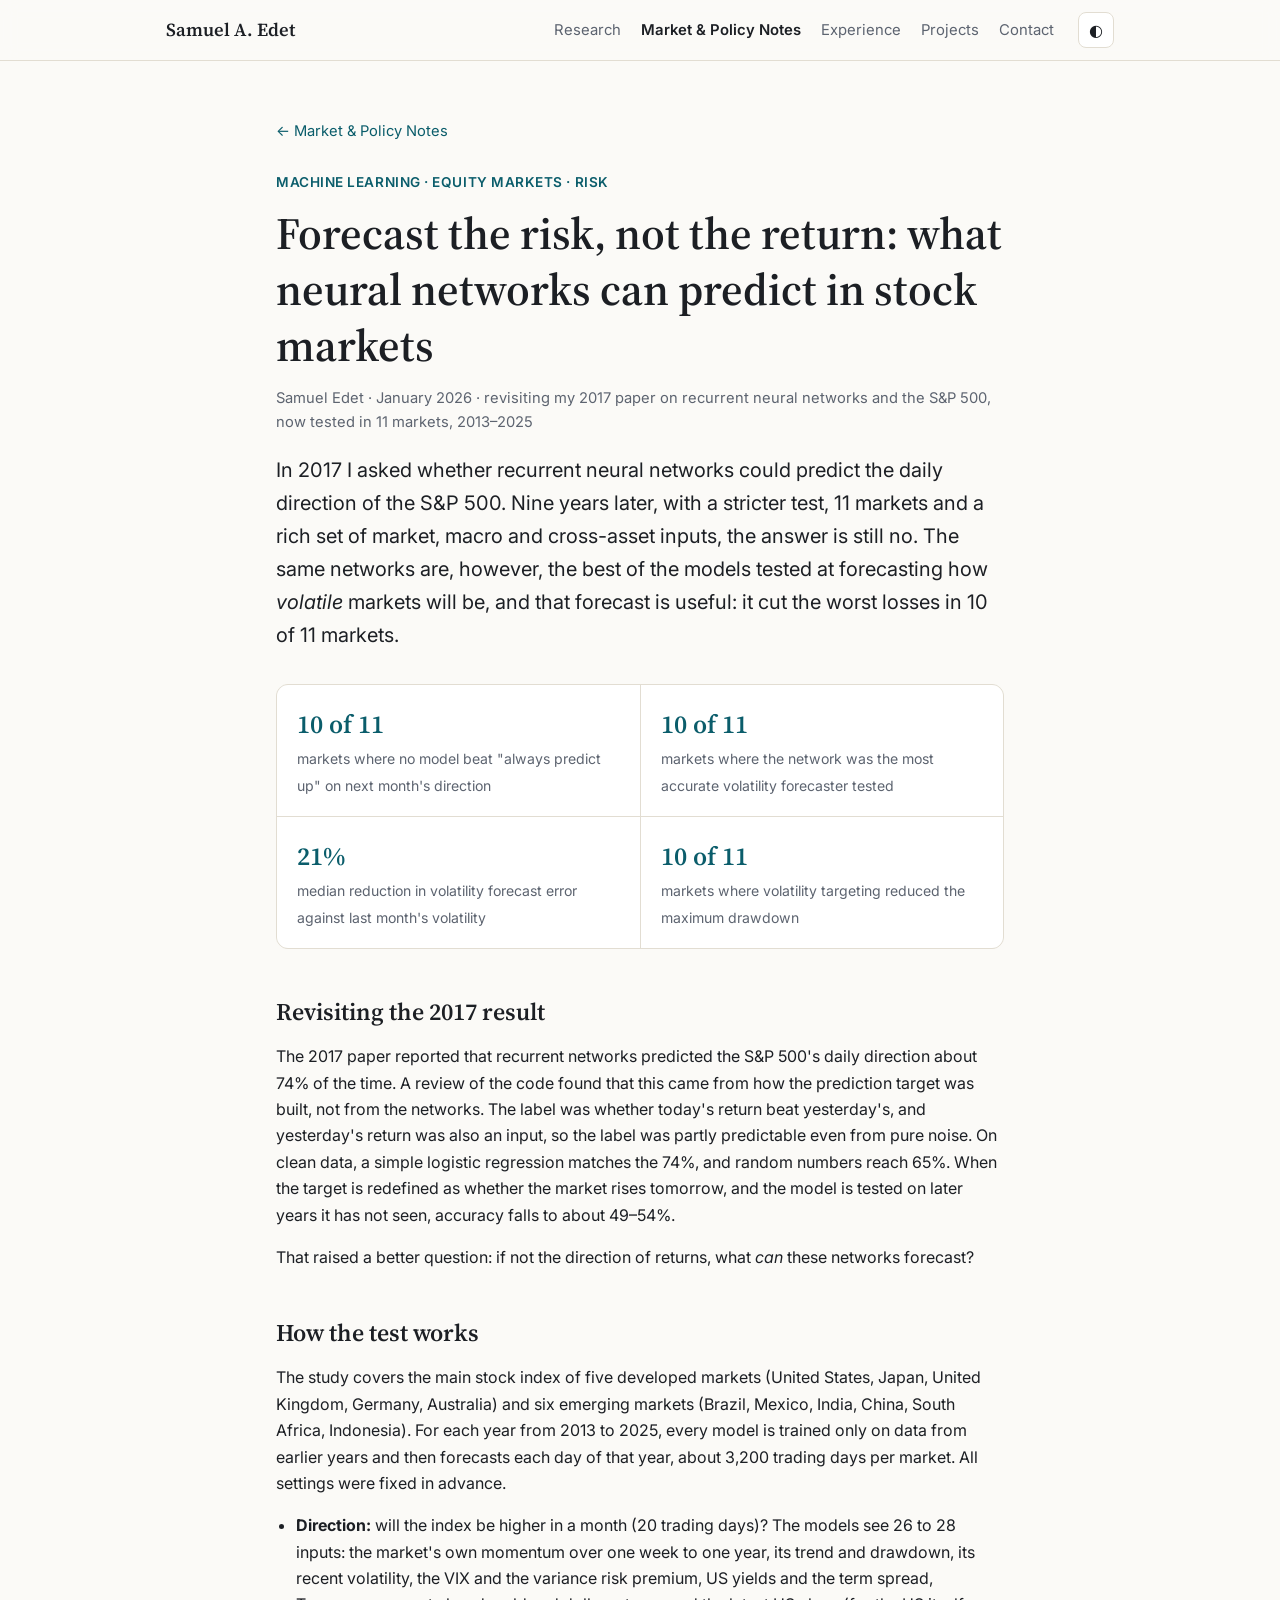
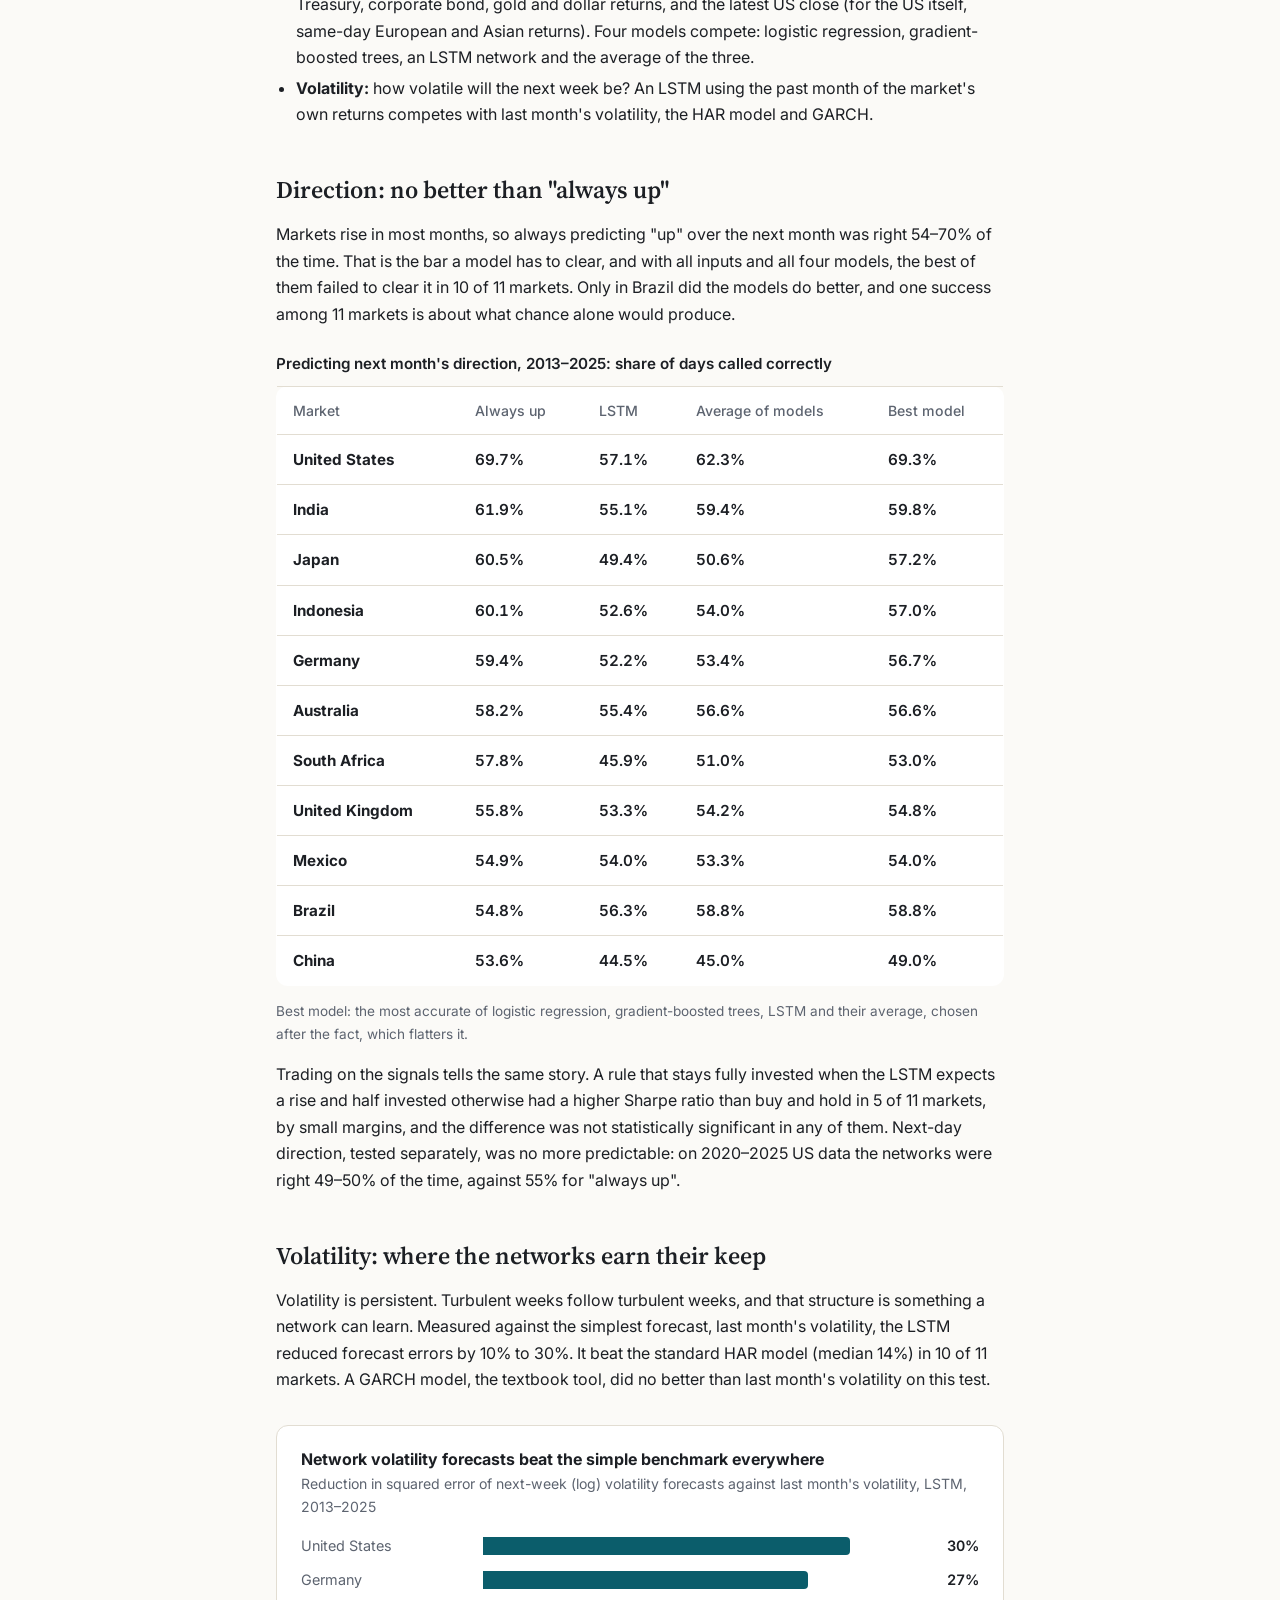
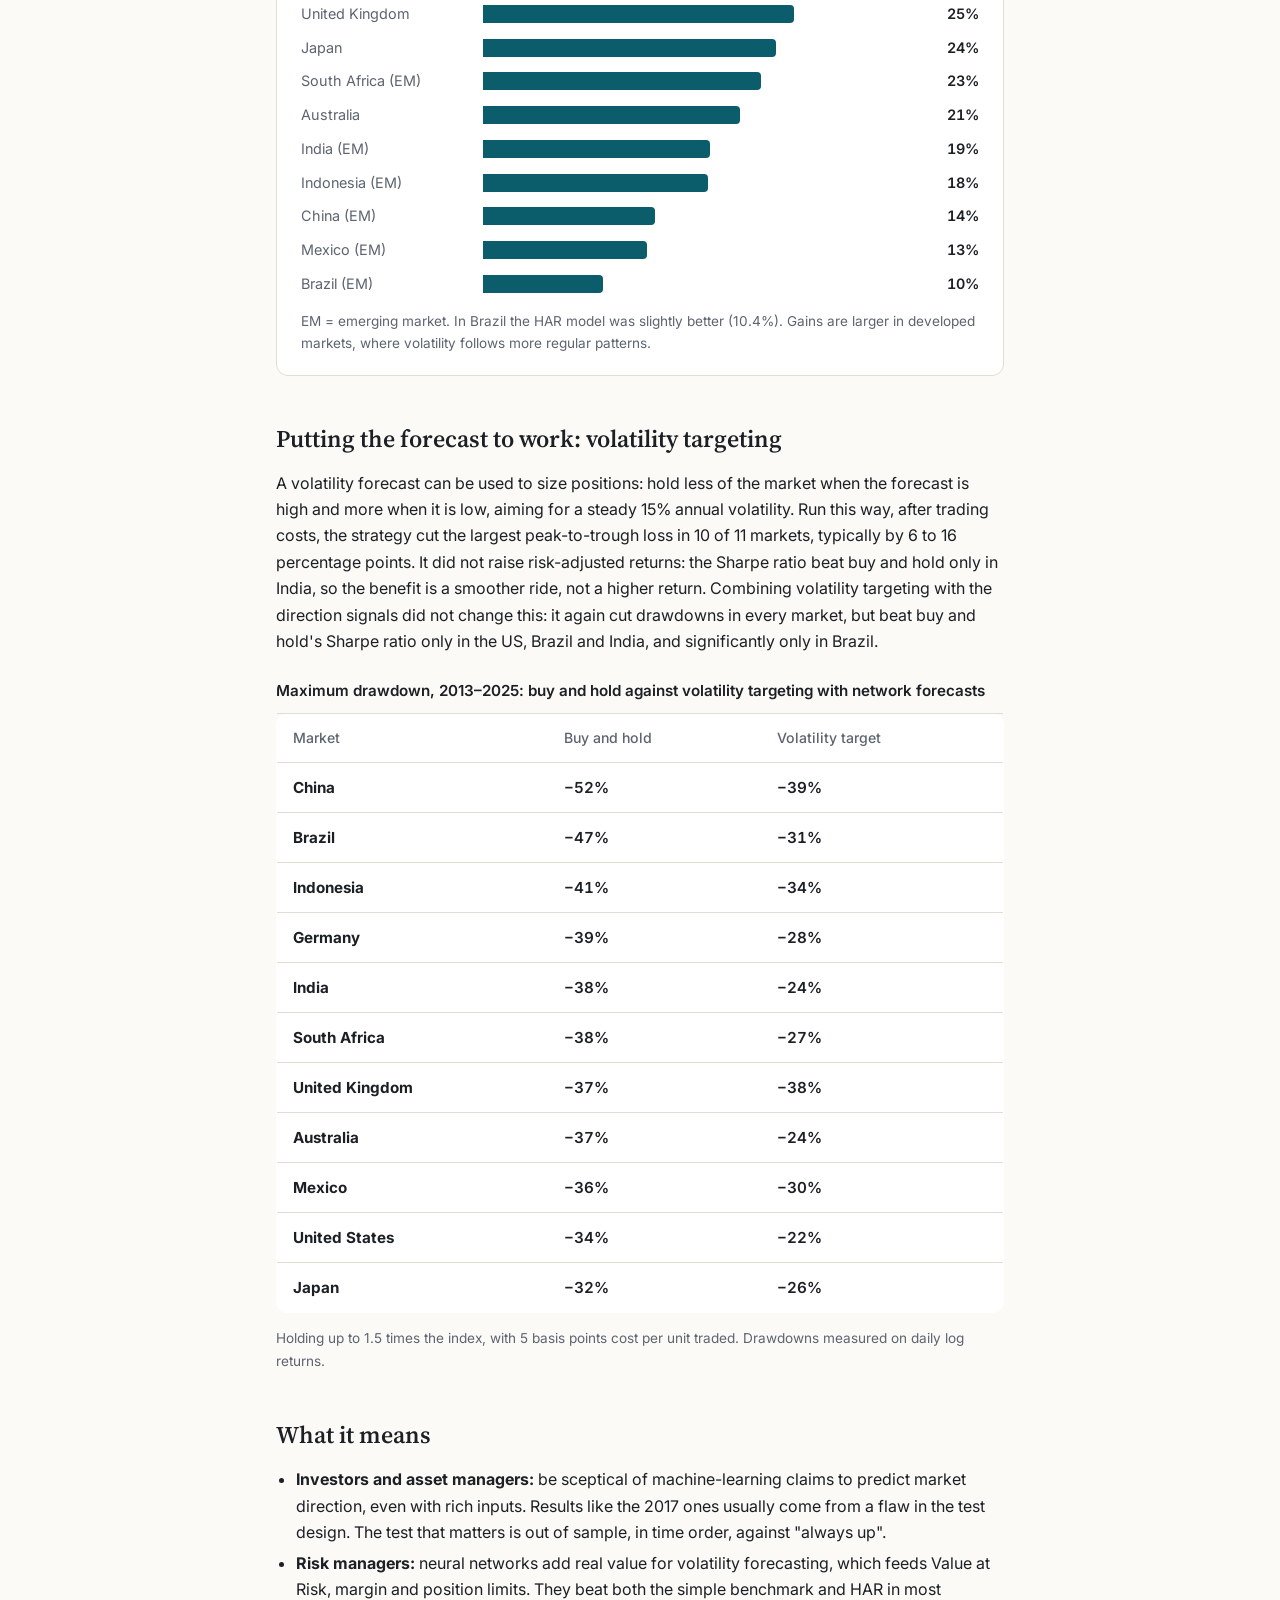
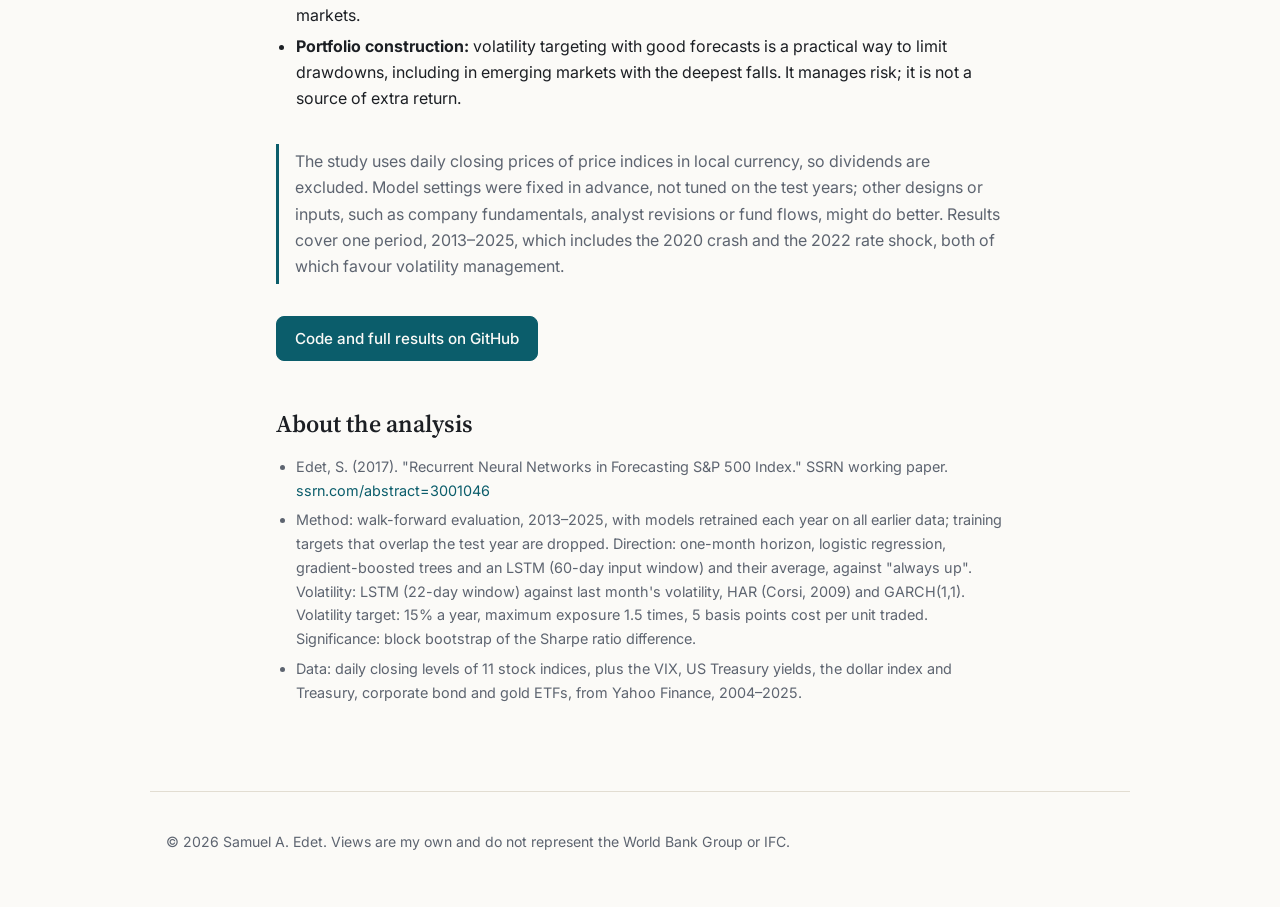
<file: notes/neural-network-forecasts.html>
<!doctype html>
<html lang="en">
<head>
<meta charset="utf-8">
<meta name="viewport" content="width=device-width, initial-scale=1">
<title>Forecast the Risk, Not the Return · Market &amp; Policy Notes</title>
<meta name="description" content="What recurrent neural networks can and cannot forecast in 11 stock markets, 2013–2025: market direction no, even with rich inputs; volatility yes.">
<meta property="og:title" content="Forecast the risk, not the return: what neural networks can predict in stock markets">
<link rel="preconnect" href="https://fonts.googleapis.com">
<link rel="preconnect" href="https://fonts.gstatic.com" crossorigin>
<link href="https://fonts.googleapis.com/css2?family=Inter:wght@400;500;600;700&family=Source+Serif+4:opsz,wght@8..60,500;8..60,600&display=swap" rel="stylesheet">
<link rel="stylesheet" href="../styles.css">
<script>
  try { var t = localStorage.getItem("theme"); if (t) document.documentElement.dataset.theme = t; } catch (e) {}
</script>
</head>
<body>
<header class="topbar">
  <div class="wrap topbar-inner">
    <a class="brand" href="../">Samuel A. Edet</a>
    <nav class="nav" aria-label="Sections">
      <a href="../#research">Research</a>
      <a href="./" aria-current="page">Market &amp; Policy Notes</a>
      <a href="../#experience">Experience</a>
      <a href="../#projects">Projects</a>
      <a href="../#contact">Contact</a>
    </nav>
    <button class="theme-btn" id="theme" type="button" aria-label="Switch light or dark theme">◐</button>
  </div>
</header>

<main>
  <article class="wrap article">
    <a class="back" href="./">← Market &amp; Policy Notes</a>
    <p class="eyebrow">Machine learning · Equity markets · Risk</p>
    <h1>Forecast the risk, not the return: what neural networks can predict in stock markets</h1>
    <p class="byline">Samuel Edet · January 2026 · revisiting my 2017 paper on recurrent neural networks and the S&amp;P 500, now tested in 11 markets, 2013–2025</p>

    <p class="lede">In 2017 I asked whether recurrent neural networks could predict the daily direction of the
      S&amp;P 500. Nine years later, with a stricter test, 11 markets and a rich set of market, macro and
      cross-asset inputs, the answer is still no. The same networks are, however, the best of the models tested at
      forecasting how <em>volatile</em> markets will be, and that forecast is useful: it cut the worst losses in 10 of
      11 markets.</p>

    <ul class="facts">
      <li><strong>10 of 11</strong><span>markets where no model beat "always predict up" on next month's direction</span></li>
      <li><strong>10 of 11</strong><span>markets where the network was the most accurate volatility forecaster tested</span></li>
      <li><strong>21%</strong><span>median reduction in volatility forecast error against last month's volatility</span></li>
      <li><strong>10 of 11</strong><span>markets where volatility targeting reduced the maximum drawdown</span></li>
    </ul>

    <h2>Revisiting the 2017 result</h2>
    <p>The 2017 paper reported that recurrent networks predicted the S&amp;P 500's daily direction about 74% of the
      time. A review of the code found that this came from how the prediction target was built, not from the
      networks. The label was whether today's return beat yesterday's, and yesterday's return was also an input,
      so the label was partly predictable even from pure noise. On clean data, a simple logistic regression
      matches the 74%, and random numbers reach 65%. When the target is redefined as whether the market rises
      tomorrow, and the model is tested on later years it has not seen, accuracy falls to about 49–54%.</p>
    <p>That raised a better question: if not the direction of returns, what <em>can</em> these networks forecast?</p>

    <h2>How the test works</h2>
    <p>The study covers the main stock index of five developed markets (United States, Japan, United Kingdom,
      Germany, Australia) and six emerging markets (Brazil, Mexico, India, China, South Africa, Indonesia). For
      each year from 2013 to 2025, every model is trained only on data from earlier years and then forecasts each
      day of that year, about 3,200 trading days per market. All settings were fixed in advance.</p>
    <ul class="plain">
      <li><strong>Direction:</strong> will the index be higher in a month (20 trading days)? The models see 26 to 28
        inputs: the market's own momentum over one week to one year, its trend and drawdown, its recent volatility,
        the VIX and the variance risk premium, US yields and the term spread, Treasury, corporate bond, gold and
        dollar returns, and the latest US close (for the US itself, same-day European and Asian returns). Four models compete: logistic regression, gradient-boosted trees,
        an LSTM network and the average of the three.</li>
      <li><strong>Volatility:</strong> how volatile will the next week be? An LSTM using the past month of the
        market's own returns competes with last month's volatility, the HAR model and GARCH.</li>
    </ul>

    <h2>Direction: no better than "always up"</h2>
    <p>Markets rise in most months, so always predicting "up" over the next month was right 54–70% of the time. That
      is the bar a model has to clear, and with all inputs and all four models, the best of them failed to clear it
      in 10 of 11 markets. Only in Brazil did the models do better, and one success among 11 markets is about what
      chance alone would produce.</p>

    <table class="cmp">
      <caption>Predicting next month's direction, 2013–2025: share of days called correctly</caption>
      <thead><tr><th scope="col">Market</th><th scope="col">Always up</th><th scope="col">LSTM</th><th scope="col">Average of models</th><th scope="col">Best model</th></tr></thead>
      <tbody>
        <tr><th scope="row">United States</th><td>69.7%</td><td>57.1%</td><td>62.3%</td><td>69.3%</td></tr>
        <tr><th scope="row">India</th><td>61.9%</td><td>55.1%</td><td>59.4%</td><td>59.8%</td></tr>
        <tr><th scope="row">Japan</th><td>60.5%</td><td>49.4%</td><td>50.6%</td><td>57.2%</td></tr>
        <tr><th scope="row">Indonesia</th><td>60.1%</td><td>52.6%</td><td>54.0%</td><td>57.0%</td></tr>
        <tr><th scope="row">Germany</th><td>59.4%</td><td>52.2%</td><td>53.4%</td><td>56.7%</td></tr>
        <tr><th scope="row">Australia</th><td>58.2%</td><td>55.4%</td><td>56.6%</td><td>56.6%</td></tr>
        <tr><th scope="row">South Africa</th><td>57.8%</td><td>45.9%</td><td>51.0%</td><td>53.0%</td></tr>
        <tr><th scope="row">United Kingdom</th><td>55.8%</td><td>53.3%</td><td>54.2%</td><td>54.8%</td></tr>
        <tr><th scope="row">Mexico</th><td>54.9%</td><td>54.0%</td><td>53.3%</td><td>54.0%</td></tr>
        <tr><th scope="row">Brazil</th><td>54.8%</td><td>56.3%</td><td>58.8%</td><td>58.8%</td></tr>
        <tr><th scope="row">China</th><td>53.6%</td><td>44.5%</td><td>45.0%</td><td>49.0%</td></tr>
      </tbody>
    </table>
    <p class="chart-note">Best model: the most accurate of logistic regression, gradient-boosted trees, LSTM and their average, chosen
      after the fact, which flatters it.</p>

    <p>Trading on the signals tells the same story. A rule that stays fully invested when the LSTM expects a rise and
      half invested otherwise had a higher Sharpe ratio than buy and hold in 5 of 11 markets, by small margins, and the
      difference was not statistically significant in any of them. Next-day direction, tested separately, was no more
      predictable: on 2020–2025 US data the networks were right 49–50% of the time, against 55% for "always up".</p>

    <h2>Volatility: where the networks earn their keep</h2>
    <p>Volatility is persistent. Turbulent weeks follow turbulent weeks, and that structure is something a network can
      learn. Measured against the simplest forecast, last month's volatility, the LSTM reduced forecast errors by
      10% to 30%. It beat the standard HAR model (median 14%) in 10 of 11 markets. A GARCH model, the textbook
      tool, did no better than last month's volatility on this test.</p>

    <figure class="chart" aria-labelledby="c1-title">
      <figcaption id="c1-title"><strong>Network volatility forecasts beat the simple benchmark everywhere</strong>
        <span>Reduction in squared error of next-week (log) volatility forecasts against last month's volatility, LSTM, 2013–2025</span></figcaption>
      <div class="bars" style="--max:35">
        <div class="bar-row"><span class="bar-label">United States</span><span class="bar-track"><span class="bar" style="--v:30"></span></span><span class="bar-val">30%</span></div>
        <div class="bar-row"><span class="bar-label">Germany</span><span class="bar-track"><span class="bar" style="--v:26.6"></span></span><span class="bar-val">27%</span></div>
        <div class="bar-row"><span class="bar-label">United Kingdom</span><span class="bar-track"><span class="bar" style="--v:25.4"></span></span><span class="bar-val">25%</span></div>
        <div class="bar-row"><span class="bar-label">Japan</span><span class="bar-track"><span class="bar" style="--v:24"></span></span><span class="bar-val">24%</span></div>
        <div class="bar-row"><span class="bar-label">South Africa (EM)</span><span class="bar-track"><span class="bar" style="--v:22.7"></span></span><span class="bar-val">23%</span></div>
        <div class="bar-row"><span class="bar-label">Australia</span><span class="bar-track"><span class="bar" style="--v:21"></span></span><span class="bar-val">21%</span></div>
        <div class="bar-row"><span class="bar-label">India (EM)</span><span class="bar-track"><span class="bar" style="--v:18.6"></span></span><span class="bar-val">19%</span></div>
        <div class="bar-row"><span class="bar-label">Indonesia (EM)</span><span class="bar-track"><span class="bar" style="--v:18.4"></span></span><span class="bar-val">18%</span></div>
        <div class="bar-row"><span class="bar-label">China (EM)</span><span class="bar-track"><span class="bar" style="--v:14.1"></span></span><span class="bar-val">14%</span></div>
        <div class="bar-row"><span class="bar-label">Mexico (EM)</span><span class="bar-track"><span class="bar" style="--v:13.4"></span></span><span class="bar-val">13%</span></div>
        <div class="bar-row"><span class="bar-label">Brazil (EM)</span><span class="bar-track"><span class="bar" style="--v:9.8"></span></span><span class="bar-val">10%</span></div>
      </div>
      <p class="chart-note">EM = emerging market. In Brazil the HAR model was slightly better (10.4%). Gains are larger in developed markets,
        where volatility follows more regular patterns.</p>
    </figure>

    <h2>Putting the forecast to work: volatility targeting</h2>
    <p>A volatility forecast can be used to size positions: hold less of the market when the forecast is high and more when
      it is low, aiming for a steady 15% annual volatility. Run this way, after trading costs, the strategy cut the
      largest peak-to-trough loss in 10 of 11 markets, typically by 6 to 16 percentage points. It did not raise
      risk-adjusted returns: the Sharpe ratio beat buy and hold only in India, so the benefit is a smoother ride, not a
      higher return. Combining volatility targeting with the direction signals did not change this: it again cut
      drawdowns in every market, but beat buy and hold's Sharpe ratio only in the US, Brazil and India, and
      significantly only in Brazil.</p>

    <table class="cmp">
      <caption>Maximum drawdown, 2013–2025: buy and hold against volatility targeting with network forecasts</caption>
      <thead><tr><th scope="col">Market</th><th scope="col">Buy and hold</th><th scope="col">Volatility target</th></tr></thead>
      <tbody>
        <tr><th scope="row">China</th><td>−52%</td><td>−39%</td></tr>
        <tr><th scope="row">Brazil</th><td>−47%</td><td>−31%</td></tr>
        <tr><th scope="row">Indonesia</th><td>−41%</td><td>−34%</td></tr>
        <tr><th scope="row">Germany</th><td>−39%</td><td>−28%</td></tr>
        <tr><th scope="row">India</th><td>−38%</td><td>−24%</td></tr>
        <tr><th scope="row">South Africa</th><td>−38%</td><td>−27%</td></tr>
        <tr><th scope="row">United Kingdom</th><td>−37%</td><td>−38%</td></tr>
        <tr><th scope="row">Australia</th><td>−37%</td><td>−24%</td></tr>
        <tr><th scope="row">Mexico</th><td>−36%</td><td>−30%</td></tr>
        <tr><th scope="row">United States</th><td>−34%</td><td>−22%</td></tr>
        <tr><th scope="row">Japan</th><td>−32%</td><td>−26%</td></tr>
      </tbody>
    </table>
    <p class="chart-note">Holding up to 1.5 times the index, with 5 basis points cost per unit traded. Drawdowns measured on daily log returns.</p>

    <h2>What it means</h2>
    <ul class="plain">
      <li><strong>Investors and asset managers:</strong> be sceptical of machine-learning claims to predict market
        direction, even with rich inputs. Results like the 2017 ones usually come from a flaw in the test design. The test that matters is
        out of sample, in time order, against "always up".</li>
      <li><strong>Risk managers:</strong> neural networks add real value for volatility forecasting, which feeds
        Value at Risk, margin and position limits. They beat both the simple benchmark and HAR in most markets.</li>
      <li><strong>Portfolio construction:</strong> volatility targeting with good forecasts is a practical way to limit
        drawdowns, including in emerging markets with the deepest falls. It manages risk; it is not a source of extra
        return.</li>
    </ul>

    <p class="aside">The study uses daily closing prices of price indices in local currency, so dividends are
      excluded. Model settings were fixed in advance, not tuned on the test years; other designs or inputs, such as
      company fundamentals, analyst revisions or fund flows, might do better. Results cover one period, 2013–2025,
      which includes the 2020 crash and the 2022 rate shock, both of which favour volatility management.</p>

    <div class="hero-links">
      <a class="btn primary" href="https://github.com/samueledet/nn-market-forecasts">Code and full results on GitHub</a>
    </div>

    <h2>About the analysis</h2>
    <ul class="sources">
      <li>Edet, S. (2017). "Recurrent Neural Networks in Forecasting S&amp;P 500 Index." SSRN working paper.
        <a href="https://ssrn.com/abstract=3001046">ssrn.com/abstract=3001046</a></li>
      <li>Method: walk-forward evaluation, 2013–2025, with models retrained each year on all earlier data; training
        targets that overlap the test year are dropped. Direction: one-month horizon, logistic regression,
        gradient-boosted trees and an LSTM (60-day input window) and their average, against "always up".
        Volatility: LSTM (22-day window) against last month's volatility, HAR (Corsi, 2009) and GARCH(1,1).
        Volatility target: 15% a year, maximum exposure 1.5 times, 5 basis points cost per unit traded.
        Significance: block bootstrap of the Sharpe ratio difference.</li>
      <li>Data: daily closing levels of 11 stock indices, plus the VIX, US Treasury yields, the dollar index and
        Treasury, corporate bond and gold ETFs, from Yahoo Finance, 2004–2025.</li>
    </ul>
  </article>
</main>

<footer class="wrap footer">
  <p>© <span id="year">2026</span> Samuel A. Edet. Views are my own and do not represent the World Bank Group or IFC.</p>
</footer>
<script src="../site.js"></script>
</body>
</html>
</file>
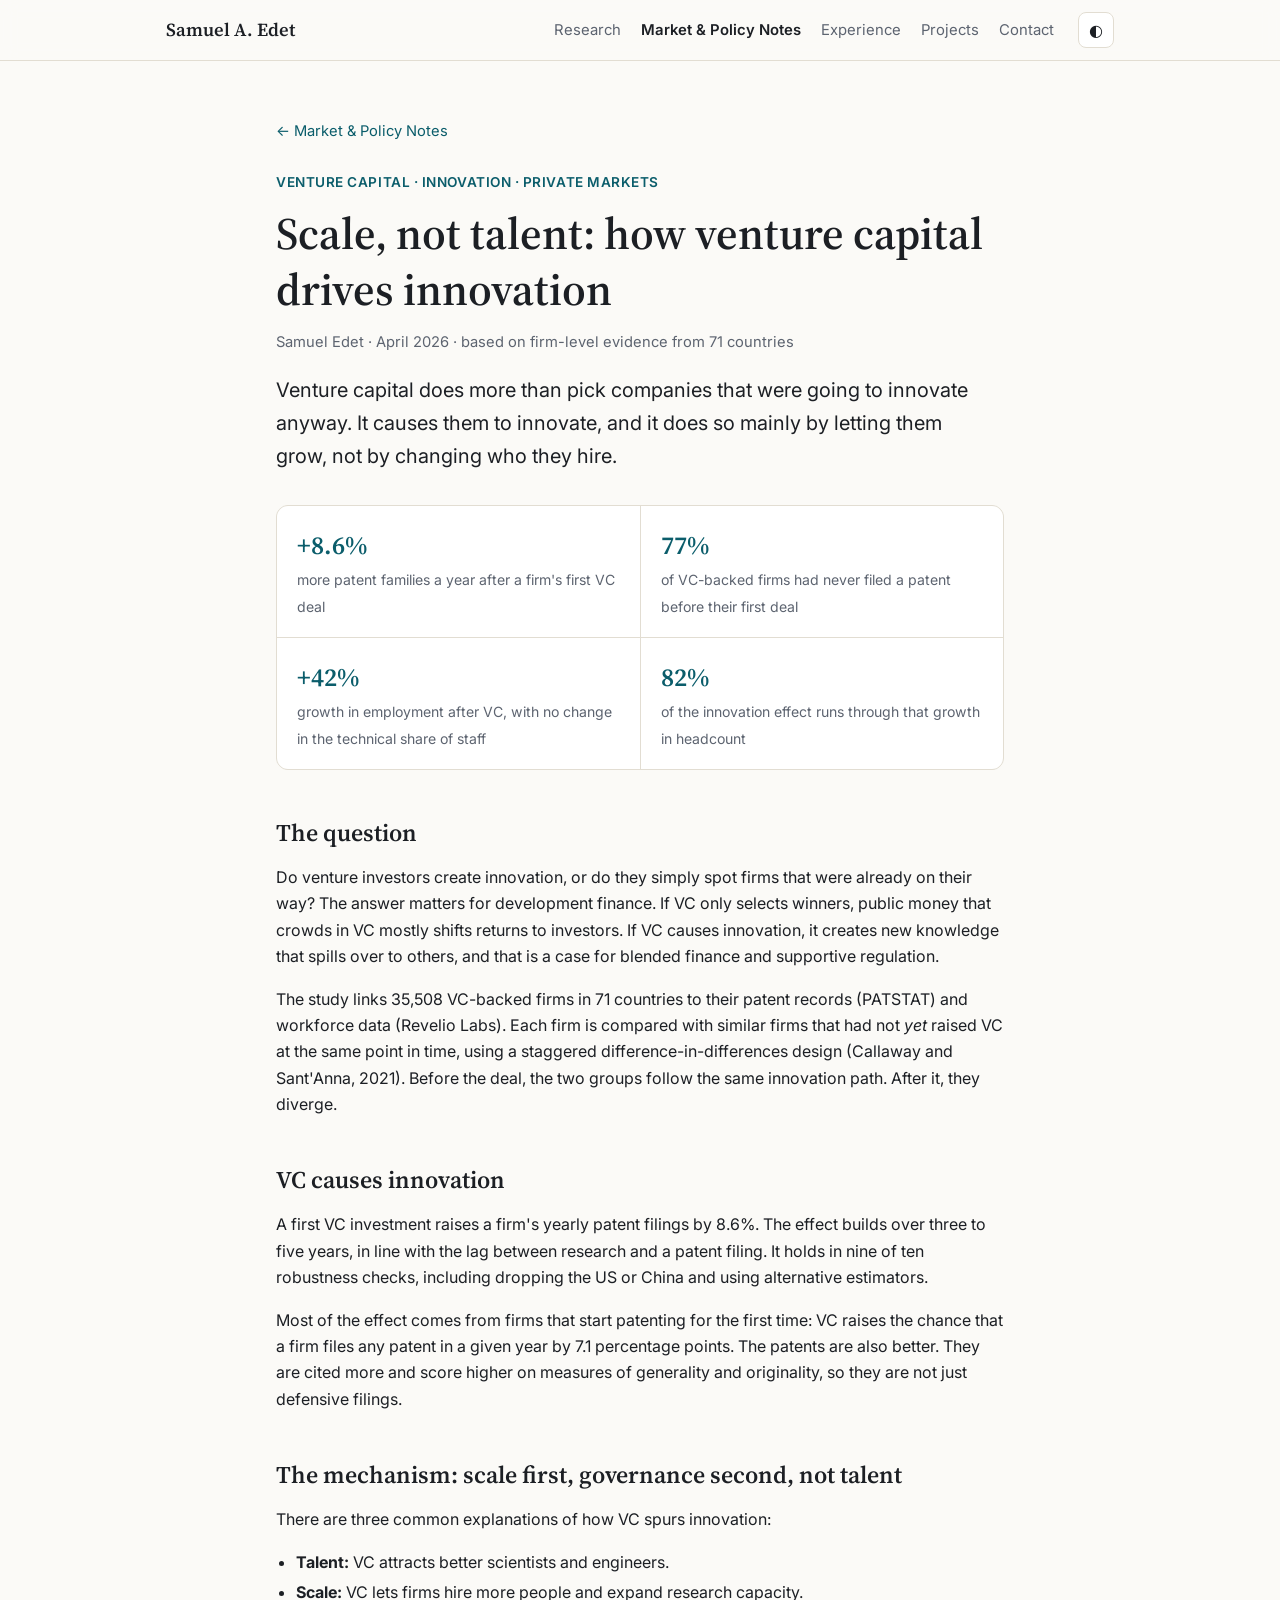
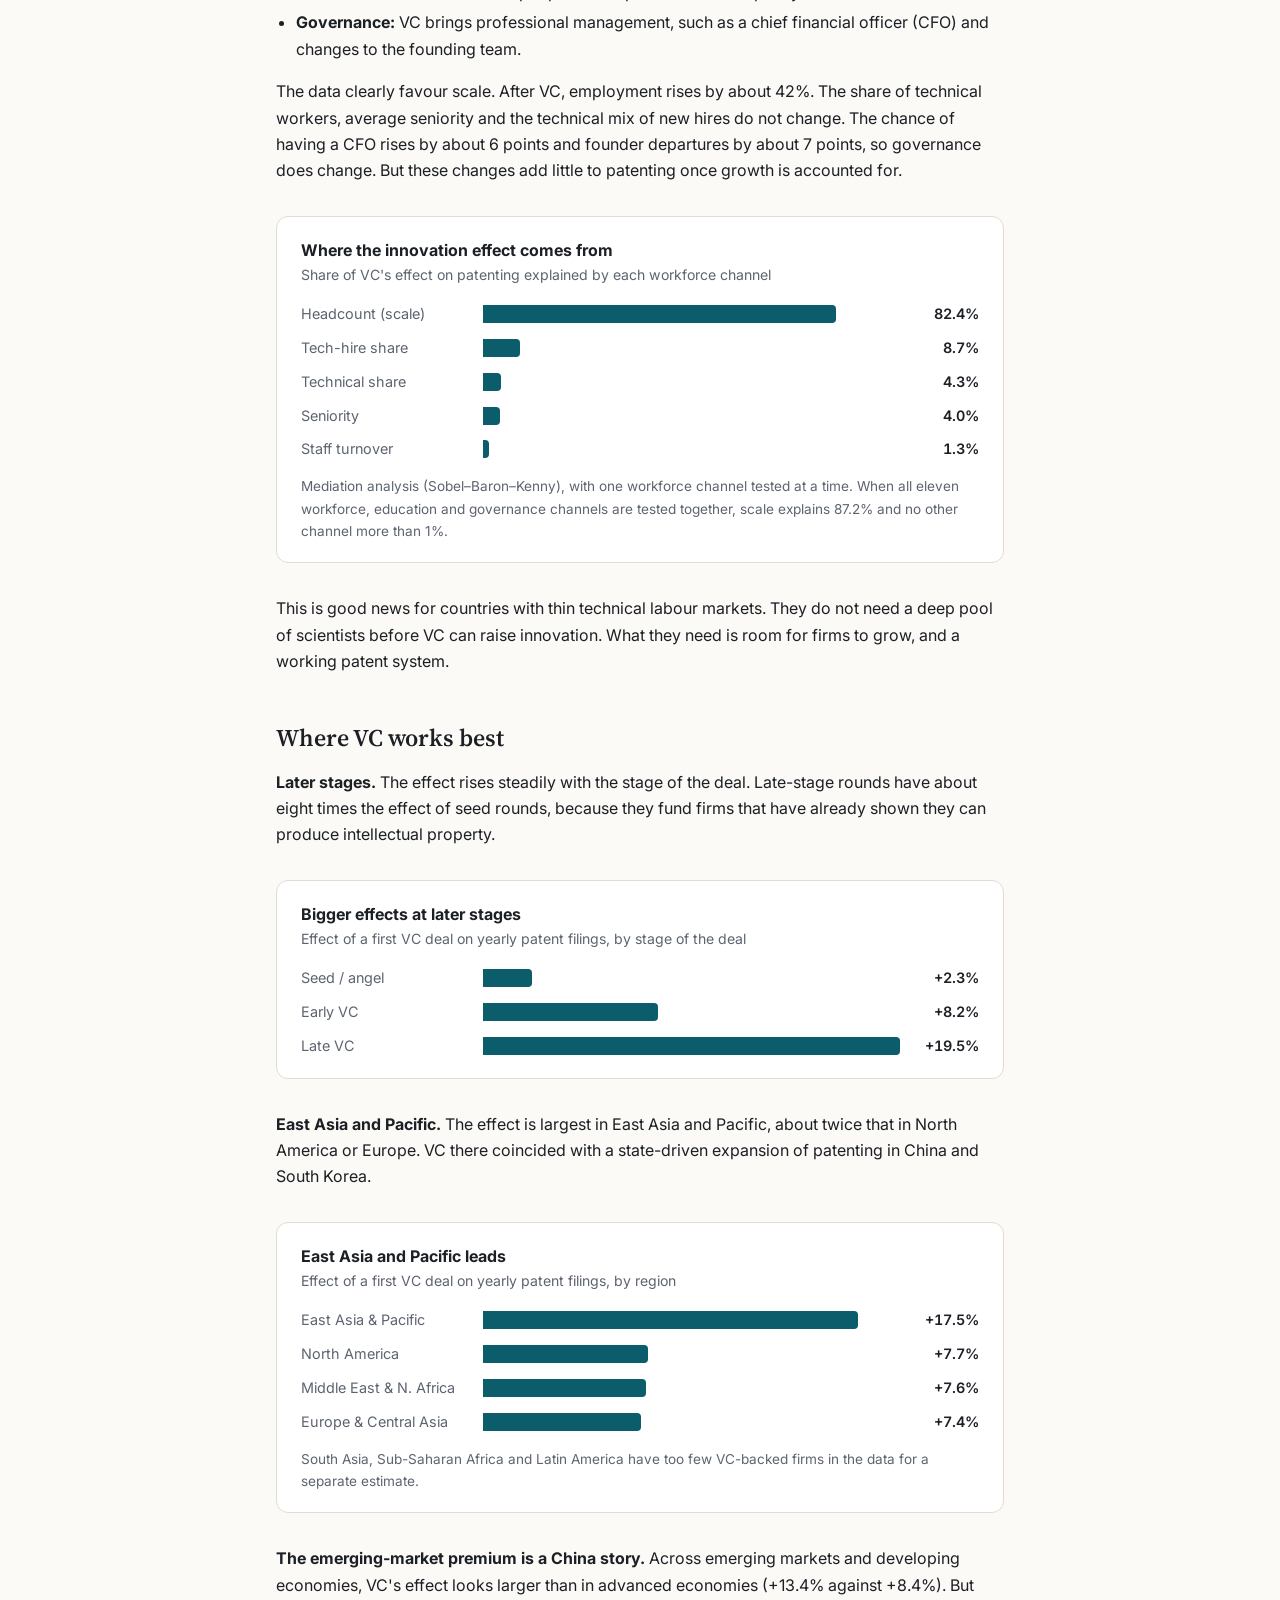
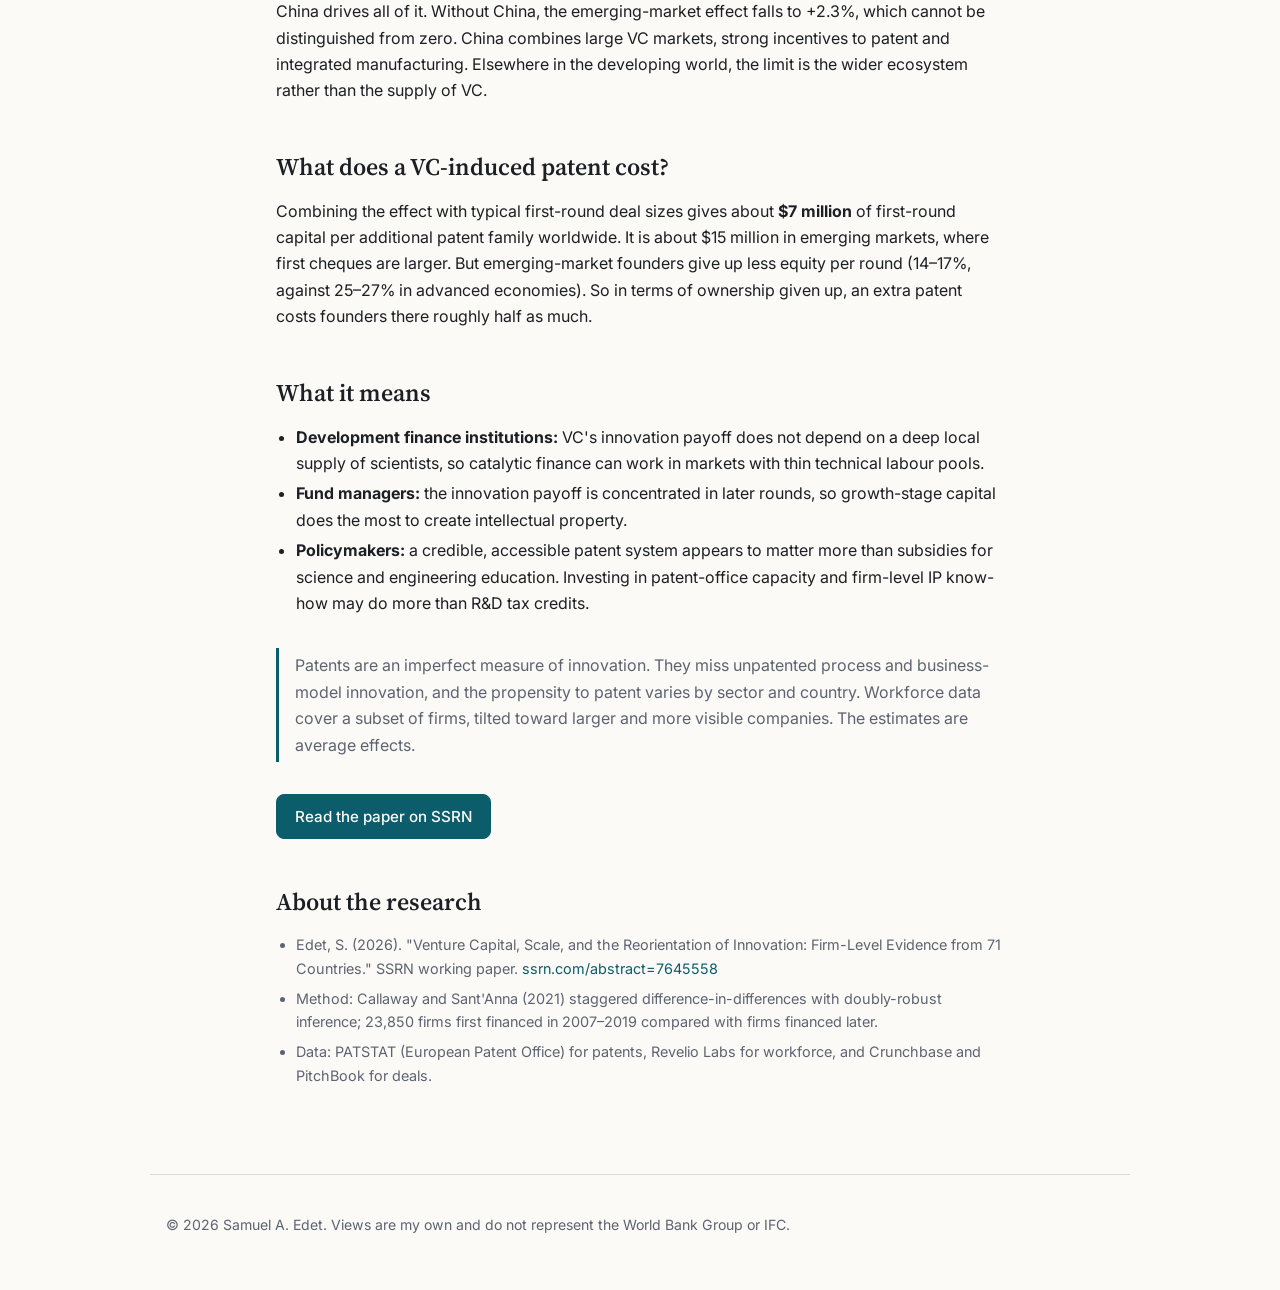
<file: notes/venture-capital-innovation.html>
<!doctype html>
<html lang="en">
<head>
<meta charset="utf-8">
<meta name="viewport" content="width=device-width, initial-scale=1">
<title>Scale, Not Talent · Market &amp; Policy Notes</title>
<meta name="description" content="Venture capital causes firms to innovate, mainly by letting them grow. Firm-level evidence from 71 countries.">
<meta property="og:title" content="Scale, not talent: how venture capital drives innovation">
<link rel="preconnect" href="https://fonts.googleapis.com">
<link rel="preconnect" href="https://fonts.gstatic.com" crossorigin>
<link href="https://fonts.googleapis.com/css2?family=Inter:wght@400;500;600;700&family=Source+Serif+4:opsz,wght@8..60,500;8..60,600&display=swap" rel="stylesheet">
<link rel="stylesheet" href="../styles.css">
<script>
  try { var t = localStorage.getItem("theme"); if (t) document.documentElement.dataset.theme = t; } catch (e) {}
</script>
</head>
<body>
<header class="topbar">
  <div class="wrap topbar-inner">
    <a class="brand" href="../">Samuel A. Edet</a>
    <nav class="nav" aria-label="Sections">
      <a href="../#research">Research</a>
      <a href="./" aria-current="page">Market &amp; Policy Notes</a>
      <a href="../#experience">Experience</a>
      <a href="../#projects">Projects</a>
      <a href="../#contact">Contact</a>
    </nav>
    <button class="theme-btn" id="theme" type="button" aria-label="Switch light or dark theme">◐</button>
  </div>
</header>

<main>
  <article class="wrap article">
    <a class="back" href="./">← Market &amp; Policy Notes</a>
    <p class="eyebrow">Venture capital · Innovation · Private markets</p>
    <h1>Scale, not talent: how venture capital drives innovation</h1>
    <p class="byline">Samuel Edet · April 2026 · based on firm-level evidence from 71 countries</p>

    <p class="lede">Venture capital does more than pick companies that were going to innovate anyway. It causes them to
      innovate, and it does so mainly by letting them grow, not by changing who they hire.</p>

    <ul class="facts">
      <li><strong>+8.6%</strong><span>more patent families a year after a firm's first VC deal</span></li>
      <li><strong>77%</strong><span>of VC-backed firms had never filed a patent before their first deal</span></li>
      <li><strong>+42%</strong><span>growth in employment after VC, with no change in the technical share of staff</span></li>
      <li><strong>82%</strong><span>of the innovation effect runs through that growth in headcount</span></li>
    </ul>

    <h2>The question</h2>
    <p>Do venture investors create innovation, or do they simply spot firms that were already on their way? The answer
      matters for development finance. If VC only selects winners, public money that crowds in VC mostly shifts returns
      to investors. If VC causes innovation, it creates new knowledge that spills over to others, and that is a case for
      blended finance and supportive regulation.</p>
    <p>The study links 35,508 VC-backed firms in 71 countries to their patent records (PATSTAT) and workforce data
      (Revelio Labs). Each firm is compared with similar firms that had not <em>yet</em> raised VC at the same point in
      time, using a staggered difference-in-differences design (Callaway and Sant'Anna, 2021). Before the deal, the two
      groups follow the same innovation path. After it, they diverge.</p>

    <h2>VC causes innovation</h2>
    <p>A first VC investment raises a firm's yearly patent filings by 8.6%. The effect builds over three to five years,
      in line with the lag between research and a patent filing. It holds in nine of ten robustness checks, including
      dropping the US or China and using alternative estimators.</p>
    <p>Most of the effect comes from firms that start patenting for the first time: VC raises the chance that a firm
      files any patent in a given year by 7.1 percentage points. The patents are also better. They are cited more and
      score higher on measures of generality and originality, so they are not just defensive filings.</p>

    <h2>The mechanism: scale first, governance second, not talent</h2>
    <p>There are three common explanations of how VC spurs innovation:</p>
    <ul class="plain">
      <li><strong>Talent:</strong> VC attracts better scientists and engineers.</li>
      <li><strong>Scale:</strong> VC lets firms hire more people and expand research capacity.</li>
      <li><strong>Governance:</strong> VC brings professional management, such as a chief financial officer (CFO) and changes to the founding team.</li>
    </ul>
    <p>The data clearly favour scale. After VC, employment rises by about 42%. The share of technical workers, average
      seniority and the technical mix of new hires do not change. The chance of having a CFO rises by about 6 points and
      founder departures by about 7 points, so governance does change. But these changes add little to patenting once
      growth is accounted for.</p>

    <figure class="chart" aria-labelledby="c1-title">
      <figcaption id="c1-title"><strong>Where the innovation effect comes from</strong>
        <span>Share of VC's effect on patenting explained by each workforce channel</span></figcaption>
      <div class="bars" data-max="100" data-unit="%">
        <div class="bar-row"><span class="bar-label">Headcount (scale)</span><span class="bar-track"><span class="bar" style="--v:82.4"></span></span><span class="bar-val">82.4%</span></div>
        <div class="bar-row"><span class="bar-label">Tech-hire share</span><span class="bar-track"><span class="bar" style="--v:8.7"></span></span><span class="bar-val">8.7%</span></div>
        <div class="bar-row"><span class="bar-label">Technical share</span><span class="bar-track"><span class="bar" style="--v:4.3"></span></span><span class="bar-val">4.3%</span></div>
        <div class="bar-row"><span class="bar-label">Seniority</span><span class="bar-track"><span class="bar" style="--v:4.0"></span></span><span class="bar-val">4.0%</span></div>
        <div class="bar-row"><span class="bar-label">Staff turnover</span><span class="bar-track"><span class="bar" style="--v:1.3"></span></span><span class="bar-val">1.3%</span></div>
      </div>
      <p class="chart-note">Mediation analysis (Sobel–Baron–Kenny), with one workforce channel tested at a time. When all eleven workforce, education and governance
        channels are tested together, scale explains 87.2% and no other channel more than 1%.</p>
    </figure>

    <p>This is good news for countries with thin technical labour markets. They do not need a deep pool of scientists
      before VC can raise innovation. What they need is room for firms to grow, and a working patent system.</p>

    <h2>Where VC works best</h2>
    <p><strong>Later stages.</strong> The effect rises steadily with the stage of the deal. Late-stage rounds have about
      eight times the effect of seed rounds, because they fund firms that have already shown they can produce
      intellectual property.</p>

    <figure class="chart" aria-labelledby="c2-title">
      <figcaption id="c2-title"><strong>Bigger effects at later stages</strong>
        <span>Effect of a first VC deal on yearly patent filings, by stage of the deal</span></figcaption>
      <div class="bars" data-max="20">
        <div class="bar-row"><span class="bar-label">Seed / angel</span><span class="bar-track"><span class="bar" style="--v:2.3"></span></span><span class="bar-val">+2.3%</span></div>
        <div class="bar-row"><span class="bar-label">Early VC</span><span class="bar-track"><span class="bar" style="--v:8.2"></span></span><span class="bar-val">+8.2%</span></div>
        <div class="bar-row"><span class="bar-label">Late VC</span><span class="bar-track"><span class="bar" style="--v:19.5"></span></span><span class="bar-val">+19.5%</span></div>
      </div>
    </figure>

    <p><strong>East Asia and Pacific.</strong> The effect is largest in East Asia and Pacific, about twice that in North
      America or Europe. VC there coincided with a state-driven expansion of patenting in China and South Korea.</p>

    <figure class="chart" aria-labelledby="c3-title">
      <figcaption id="c3-title"><strong>East Asia and Pacific leads</strong>
        <span>Effect of a first VC deal on yearly patent filings, by region</span></figcaption>
      <div class="bars" data-max="20">
        <div class="bar-row"><span class="bar-label">East Asia &amp; Pacific</span><span class="bar-track"><span class="bar" style="--v:17.5"></span></span><span class="bar-val">+17.5%</span></div>
        <div class="bar-row"><span class="bar-label">North America</span><span class="bar-track"><span class="bar" style="--v:7.7"></span></span><span class="bar-val">+7.7%</span></div>
        <div class="bar-row"><span class="bar-label">Middle East &amp; N. Africa</span><span class="bar-track"><span class="bar" style="--v:7.6"></span></span><span class="bar-val">+7.6%</span></div>
        <div class="bar-row"><span class="bar-label">Europe &amp; Central Asia</span><span class="bar-track"><span class="bar" style="--v:7.4"></span></span><span class="bar-val">+7.4%</span></div>
      </div>
      <p class="chart-note">South Asia, Sub-Saharan Africa and Latin America have too few VC-backed firms in the data for a separate estimate.</p>
    </figure>

    <p><strong>The emerging-market premium is a China story.</strong> Across emerging markets and developing economies,
      VC's effect looks larger than in advanced economies (+13.4% against +8.4%). But China drives all of it. Without
      China, the emerging-market effect falls to +2.3%, which cannot be distinguished from zero. China combines large VC
      markets, strong incentives to patent and integrated manufacturing. Elsewhere in the developing world, the limit is
      the wider ecosystem rather than the supply of VC.</p>

    <h2>What does a VC-induced patent cost?</h2>
    <p>Combining the effect with typical first-round deal sizes gives about <strong>$7 million</strong> of first-round
      capital per additional patent family worldwide. It is about $15 million in emerging markets, where first cheques
      are larger. But emerging-market founders give up less equity per round (14–17%, against 25–27% in advanced
      economies). So in terms of ownership given up, an extra patent costs founders there roughly half as much.</p>

    <h2>What it means</h2>
    <ul class="plain">
      <li><strong>Development finance institutions:</strong> VC's innovation payoff does not depend on a deep local supply
        of scientists, so catalytic finance can work in markets with thin technical labour pools.</li>
      <li><strong>Fund managers:</strong> the innovation payoff is concentrated in later rounds, so growth-stage capital
        does the most to create intellectual property.</li>
      <li><strong>Policymakers:</strong> a credible, accessible patent system appears to matter more than subsidies for
        science and engineering education. Investing in patent-office capacity and firm-level IP know-how may do more than
        R&amp;D tax credits.</li>
    </ul>

    <p class="aside">Patents are an imperfect measure of innovation. They miss unpatented process and business-model
      innovation, and the propensity to patent varies by sector and country. Workforce data cover a subset of firms,
      tilted toward larger and more visible companies. The estimates are average effects.</p>

    <div class="hero-links">
      <a class="btn primary" href="https://ssrn.com/abstract=7645558">Read the paper on SSRN</a>
    </div>

    <h2>About the research</h2>
    <ul class="sources">
      <li>Edet, S. (2026). "Venture Capital, Scale, and the Reorientation of Innovation: Firm-Level Evidence from 71
        Countries." SSRN working paper. <a href="https://ssrn.com/abstract=7645558">ssrn.com/abstract=7645558</a></li>
      <li>Method: Callaway and Sant'Anna (2021) staggered difference-in-differences with doubly-robust inference;
        23,850 firms first financed in 2007–2019 compared with firms financed later.</li>
      <li>Data: PATSTAT (European Patent Office) for patents, Revelio Labs for workforce, and Crunchbase and PitchBook for deals.</li>
    </ul>
  </article>
</main>

<footer class="wrap footer">
  <p>© <span id="year">2026</span> Samuel A. Edet. Views are my own and do not represent the World Bank Group or IFC.</p>
</footer>
<script src="../site.js"></script>
</body>
</html>
</file>
<file: styles.css>
:root {
  --bg: #fbfaf7;
  --band: #f2efe8;
  --surface: #ffffff;
  --text: #1c1f24;
  --muted: #5d6470;
  --line: #e2ddd2;
  --accent: #0b5d6b;
  --accent-soft: #e1eef0;
  --serif: "Source Serif 4", Georgia, serif;
  --sans: "Inter", system-ui, -apple-system, "Segoe UI", sans-serif;
}
@media (prefers-color-scheme: dark) {
  :root:not([data-theme="light"]) {
    --bg: #14171b; --band: #1a1e23; --surface: #1f242a; --text: #e8e6e1; --muted: #a2a8b1;
    --line: #2e343c; --accent: #6cc3cf; --accent-soft: #1d3338;
  }
}
:root[data-theme="dark"] {
  --bg: #14171b; --band: #1a1e23; --surface: #1f242a; --text: #e8e6e1; --muted: #a2a8b1;
  --line: #2e343c; --accent: #6cc3cf; --accent-soft: #1d3338;
}

* { box-sizing: border-box; }
html { scroll-behavior: smooth; scroll-padding-top: 72px; }
body { margin: 0; background: var(--bg); color: var(--text); font: 16px/1.65 var(--sans); }
a { color: var(--accent); text-decoration: none; }
a:hover { text-decoration: underline; }
h1, h2, h3 { line-height: 1.25; margin: 0; }
h1, h2 { font-family: var(--serif); font-weight: 600; }
h2 { font-size: 1.75rem; margin-bottom: 1.25rem; }
h3 { font-size: 1.05rem; font-weight: 600; }
.wrap { max-width: 980px; margin: 0 auto; padding: 0 16px; }
.section { padding: 64px 16px; }
.band { background: var(--band); }
.band > .wrap:not(.section) { padding-top: 40px; padding-bottom: 40px; }
.muted { color: var(--muted); }
.small { font-size: .9rem; }
.mt { margin-top: 56px; }

/* top bar */
.topbar { position: sticky; top: 0; z-index: 10; background: color-mix(in srgb, var(--bg) 88%, transparent);
  backdrop-filter: blur(8px); border-bottom: 1px solid var(--line); }
.topbar-inner { display: flex; align-items: center; gap: 24px; height: 60px; }
.brand { font-family: var(--serif); font-weight: 600; font-size: 1.15rem; color: var(--text); }
.nav { display: flex; gap: 20px; margin-left: auto; font-size: .93rem; }
.nav a { color: var(--muted); }
.nav a:hover { color: var(--text); text-decoration: none; }
.theme-btn { border: 1px solid var(--line); background: var(--surface); color: var(--text); border-radius: 8px;
  width: 36px; height: 36px; cursor: pointer; font-size: 1rem; }

/* hero */
.hero { padding-top: 88px; padding-bottom: 64px; }
.eyebrow { color: var(--accent); font-weight: 600; font-size: .85rem; letter-spacing: .04em; text-transform: uppercase; margin: 0 0 12px; }
.hero h1 { font-size: clamp(2.3rem, 6vw, 3.6rem); letter-spacing: -.01em; }
.lede { font-size: 1.25rem; max-width: 720px; margin: 20px 0 8px; }
.hero-sub { color: var(--muted); max-width: 720px; margin: 0; }
.hero-links { display: flex; flex-wrap: wrap; gap: 10px; margin: 28px 0 0; }
.btn { display: inline-block; padding: 9px 18px; border-radius: 8px; border: 1px solid var(--line); background: var(--surface);
  color: var(--text); font-weight: 500; font-size: .95rem; }
.btn:hover { text-decoration: none; border-color: var(--accent); }
.btn.primary { background: var(--accent); border-color: var(--accent); color: var(--bg); }
.facts { list-style: none; padding: 0; margin: 48px 0 0; display: grid; grid-template-columns: repeat(4, 1fr); gap: 1px;
  background: var(--line); border: 1px solid var(--line); border-radius: 12px; overflow: hidden; }
.facts li { background: var(--surface); padding: 18px 20px; }
.facts strong { display: block; font-family: var(--serif); font-size: 1.6rem; font-weight: 600; }
.facts span { color: var(--muted); font-size: .88rem; }

.tags { list-style: none; padding: 0; margin: 0; display: flex; flex-wrap: wrap; gap: 8px; }
.tags li { background: var(--accent-soft); color: var(--accent); padding: 6px 14px; border-radius: 999px; font-size: .9rem; font-weight: 500; }
.band h2:first-child { margin-bottom: 16px; }

/* publications */
.pubs { list-style: none; padding: 0; margin: 0; border-top: 1px solid var(--line); }
.pubs li { display: grid; grid-template-columns: 64px 1fr; gap: 16px; padding: 16px 0; border-bottom: 1px solid var(--line); }
.year { font-weight: 600; color: var(--muted); font-variant-numeric: tabular-nums; padding-top: 1px; }
.pubs .title { margin: 0; font-weight: 500; overflow-wrap: anywhere; }
.pubs li > div, .edu > div, .role-head > div { min-width: 0; }
.pubs .meta { margin: 4px 0 0; color: var(--muted); font-size: .92rem; }
.section > h3 { margin-top: 40px; }
.plain { padding-left: 20px; margin: 12px 0 0; }
.plain li { margin: 4px 0; }

/* experience */
.role { background: var(--surface); border: 1px solid var(--line); border-radius: 12px; padding: 24px 28px; }
.role-head { display: flex; justify-content: space-between; gap: 16px; align-items: flex-start; }
.role h3 { font-size: 1.2rem; margin: 0; }
.org { color: var(--muted); margin: 4px 0 0; }
.when { color: var(--muted); font-size: .9rem; white-space: nowrap; margin: 0; font-variant-numeric: tabular-nums; }
.role ul { margin: 16px 0 0; padding-left: 20px; }
.role li { margin: 8px 0; }

/* projects */
.cards { display: grid; grid-template-columns: repeat(2, 1fr); gap: 16px; }
.card { display: flex; flex-direction: column; background: var(--surface); border: 1px solid var(--line); border-radius: 12px;
  padding: 22px 24px; color: var(--text); transition: border-color .15s, transform .15s; }
a.card:hover { border-color: var(--accent); text-decoration: none; transform: translateY(-2px); }
.card h3 { margin: 0 0 8px; font-size: 1.1rem; }
.card p { margin: 0; color: var(--muted); font-size: .95rem; }
.card .kicker { font-size: .78rem; text-transform: uppercase; letter-spacing: .05em; color: var(--accent); font-weight: 600; margin-bottom: 8px; }
.go { margin-top: auto; padding-top: 14px; color: var(--accent); font-weight: 500; font-size: .92rem; }

/* education */
.timeline { display: grid; gap: 0; border-left: 2px solid var(--line); margin-left: 4px; }
.edu { display: grid; grid-template-columns: 120px 1fr; gap: 16px; padding: 0 0 28px 24px; position: relative; }
.edu::before { content: ""; position: absolute; left: -7px; top: 6px; width: 12px; height: 12px; border-radius: 50%;
  background: var(--bg); border: 2px solid var(--accent); }
.band .edu::before { background: var(--band); }
.edu p { margin: 4px 0 0; }
.awards { list-style: none; padding: 0; margin: 0; display: grid; grid-template-columns: repeat(2, 1fr); gap: 10px 32px; }
.awards li { display: grid; grid-template-columns: 96px 1fr; gap: 12px; padding: 8px 0; border-bottom: 1px solid var(--line); }
.awards span { color: var(--muted); font-variant-numeric: tabular-nums; font-size: .92rem; }

.contact p { max-width: 620px; }
.footer { border-top: 1px solid var(--line); padding-top: 24px; padding-bottom: 40px; color: var(--muted); font-size: .88rem; }

@media (max-width: 760px) {
  .nav { display: none; }
  .theme-btn { margin-left: auto; }
  .hero { padding-top: 48px; }
  .facts { grid-template-columns: repeat(2, 1fr); }
  .cards, .awards { grid-template-columns: 1fr; }
  .role { padding: 20px; }
  .role-head { flex-direction: column; gap: 4px; }
  .edu { grid-template-columns: 1fr; gap: 0; }
  .pubs li { grid-template-columns: 48px 1fr; }
  .section { padding: 48px 16px; }
}

/* portrait */
.hero-top { display: grid; grid-template-columns: 1fr 200px; gap: 48px; align-items: center; }
.hero-top > div { order: -1; min-width: 0; }
.portrait { width: 200px; height: 200px; border-radius: 50%; object-fit: cover; border: 4px solid var(--surface);
  box-shadow: 0 0 0 1px var(--line), 0 8px 24px rgba(0, 0, 0, .08); }
@media (max-width: 760px) {
  .hero-top { grid-template-columns: 1fr; gap: 24px; }
  .hero-top > div { order: 0; }
  .portrait { width: 128px; height: 128px; }
}

/* field notes */
.nav a[aria-current="page"] { color: var(--text); font-weight: 600; }
.notes-hero h1 { font-size: clamp(2rem, 5vw, 3rem); }
.notes-list { padding-bottom: 72px; display: grid; gap: 16px; }
.note { display: block; background: var(--surface); border: 1px solid var(--line); border-radius: 12px; padding: 24px 28px; color: var(--text);
  transition: border-color .15s, transform .15s; }
.note:hover { border-color: var(--accent); text-decoration: none; transform: translateY(-2px); }
.note h2, .note h3 { font-family: var(--serif); font-size: 1.4rem; margin: 0 0 8px; }
.note p { margin: 0; color: var(--muted); }
.note .go { display: inline-block; }
.note-meta { font-size: .85rem; margin-bottom: 8px !important; }
.article { max-width: 760px; padding-top: 56px; padding-bottom: 72px; }
.article h1 { font-size: clamp(2rem, 5vw, 2.8rem); }
.article h2 { font-size: 1.5rem; margin: 48px 0 16px; }
.article .facts { grid-template-columns: repeat(2, 1fr); margin: 32px 0 0; }
.article .facts strong { color: var(--accent); }
.back { display: inline-block; font-size: .92rem; margin-bottom: 28px; }
.byline { color: var(--muted); font-size: .92rem; margin: 12px 0 0; }
.hurdles { padding: 0; margin: 0; list-style: none; counter-reset: h; }
.hurdles li { counter-increment: h; position: relative; padding: 0 0 20px 48px; }
.hurdles li::before { content: counter(h); position: absolute; left: 0; top: 0; width: 30px; height: 30px; border-radius: 50%;
  background: var(--accent-soft); color: var(--accent); font-weight: 600; display: grid; place-items: center; font-size: .9rem; }
.hurdles h3 { margin: 3px 0 4px; }
.hurdles p { margin: 0; }
.aside { border-left: 3px solid var(--accent); padding: 4px 0 4px 16px; color: var(--muted); margin: 32px 0; }
.sources { padding-left: 20px; color: var(--muted); font-size: .9rem; }
.sources li { margin: 6px 0; }
.article .hero-links { margin-top: 8px; }
.notes-teaser { padding-bottom: 64px; }
.teaser-head { display: flex; justify-content: space-between; align-items: baseline; }

/* article bar charts: one series, value labels in text ink */
.chart { margin: 32px 0; padding: 20px 24px; background: var(--surface); border: 1px solid var(--line); border-radius: 12px; }
.chart figcaption strong { display: block; font-size: 1rem; }
.chart figcaption span { display: block; color: var(--muted); font-size: .88rem; margin-bottom: 16px; }
.bars { display: grid; gap: 10px; }
.bar-row { display: grid; grid-template-columns: 170px 1fr 56px; align-items: center; gap: 12px; font-size: .9rem; }
.bar-label { color: var(--muted); }
.bar-track { height: 18px; }
.bar { display: block; height: 100%; width: calc(var(--v) / var(--max, 100) * 100%); min-width: 2px; background: var(--accent);
  border-radius: 0 4px 4px 0; }
.bars[data-max="20"] .bar { --max: 20; }
.bars[data-max="25"] .bar { --max: 25; }
.bar-row:hover .bar { filter: brightness(1.15); }
.bar-val { font-variant-numeric: tabular-nums; font-weight: 600; text-align: right; }
.chart-note { color: var(--muted); font-size: .85rem; margin: 14px 0 0; }
@media (max-width: 760px) { .bar-row { grid-template-columns: 110px 1fr 52px; gap: 8px; font-size: .85rem; } .chart { padding: 16px; } }
.notes-teaser .note + .note { margin-top: 12px; }
.pubs .me { color: var(--text); font-weight: 600; }

/* small comparison table in notes */
.cmp { width: 100%; border-collapse: collapse; margin: 24px 0 0; background: var(--surface); border: 1px solid var(--line); border-radius: 12px; overflow: hidden; font-size: .95rem; }
.cmp caption { text-align: left; font-weight: 600; padding: 0 0 10px; }
.cmp th, .cmp td { padding: 12px 16px; border-bottom: 1px solid var(--line); text-align: left; }
.cmp thead th { color: var(--muted); font-weight: 500; font-size: .88rem; }
.cmp td { font-variant-numeric: tabular-nums; font-weight: 600; }
.cmp td.muted { font-weight: 400; }
.cmp tbody tr:last-child th, .cmp tbody tr:last-child td { border-bottom: 0; }

/* header facts: five cards */
.hero .facts { grid-template-columns: repeat(5, 1fr); }
@media (max-width: 760px) {
  .hero .facts { grid-template-columns: repeat(5, 1fr); margin-top: 32px; }
  .hero .facts li { padding: 12px 8px; }
  .hero .facts strong { font-size: 1.05rem; }
  .hero .facts span { font-size: .7rem; line-height: 1.35; display: block; }
}
</file>
